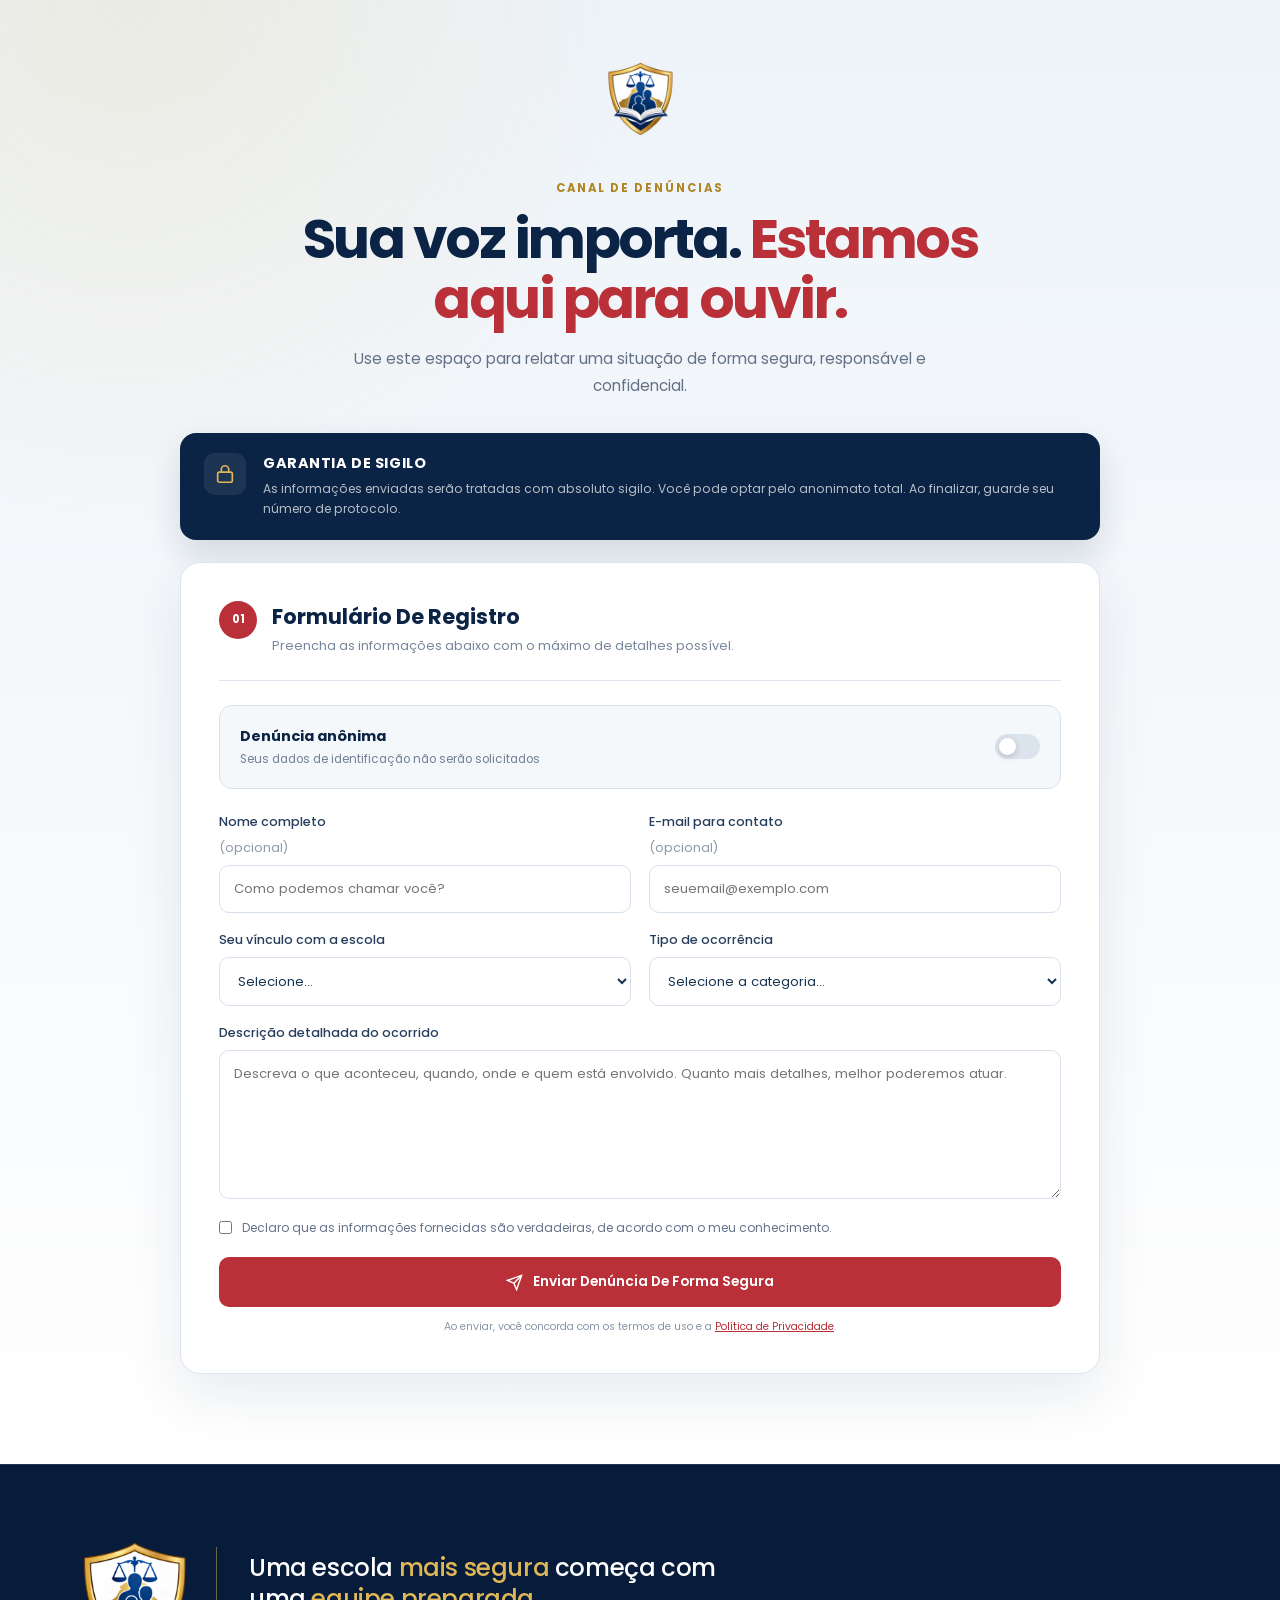
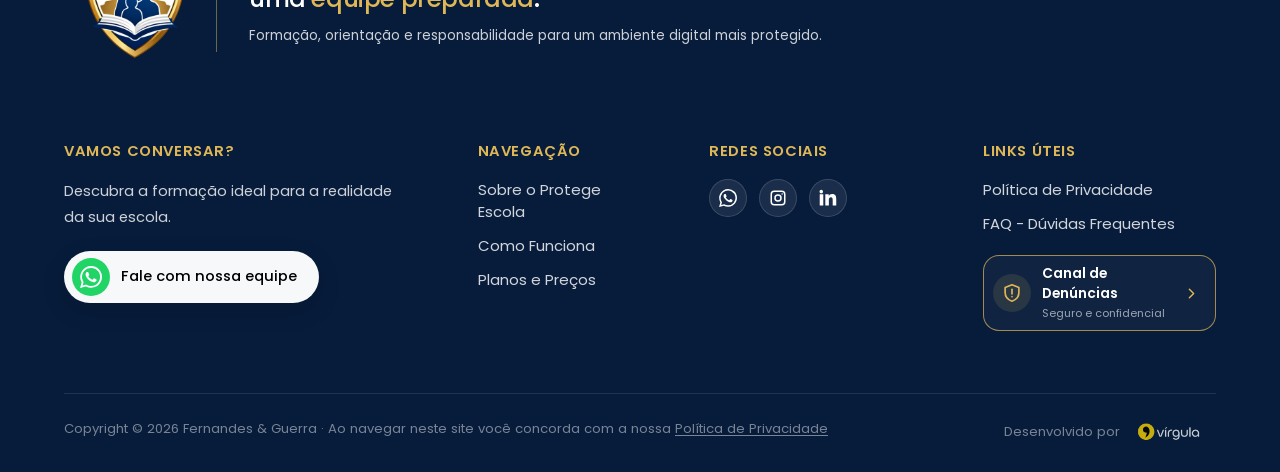
<file: canal-de-denuncias.html>
<!DOCTYPE html>
<html lang="pt-BR">
<head>
  <meta charset="UTF-8">
  <meta name="viewport" content="width=device-width, initial-scale=1.0">
  <meta name="description" content="Canal seguro e confidencial para registro de denúncias relacionadas ao ambiente escolar.">
  <title>Canal de Denúncias | Protege Escola</title>
  <link rel="preconnect" href="https://fonts.googleapis.com">
  <link rel="preconnect" href="https://fonts.gstatic.com" crossorigin>
  <link href="https://fonts.googleapis.com/css2?family=Poppins:wght@300;400;500;600;700&display=swap" rel="stylesheet">
  <link rel="stylesheet" href="style.css">
</head>
<body class="report-page">
  <main class="report-main">
    <section class="report-shell" aria-labelledby="report-title">
      <a class="report-logo" href="index.html" aria-label="Voltar para o início">
        <img src="assets/logo-protege-escola.png" alt="Protege Escola">
        <span aria-hidden="true">V O L T A R</span>
      </a>

      <div class="report-heading">
        <span class="report-kicker">Canal de Denúncias</span>
        <h1 id="report-title">Sua voz importa. <span>Estamos aqui para ouvir.</span></h1>
        <p>Use este espaço para relatar uma situação de forma segura, responsável e confidencial.</p>
      </div>

      <aside class="report-security" aria-label="Garantia de sigilo">
        <span class="report-security-icon" aria-hidden="true"><svg viewBox="0 0 24 24" fill="none" stroke="currentColor" stroke-width="1.8"><rect x="4" y="10" width="16" height="11" rx="2"/><path d="M8 10V7a4 4 0 0 1 8 0v3"/></svg></span>
        <div><strong>Garantia de sigilo</strong><p>As informações enviadas serão tratadas com absoluto sigilo. Você pode optar pelo anonimato total. Ao finalizar, guarde seu número de protocolo.</p></div>
      </aside>

      <form class="report-form" id="report-form">
        <div class="report-form-title"><span>01</span><div><h2>Formulário de registro</h2><p>Preencha as informações abaixo com o máximo de detalhes possível.</p></div></div>

        <label class="report-anonymous" for="anonymous-report">
          <span><strong>Denúncia anônima</strong><small>Seus dados de identificação não serão solicitados</small></span>
          <span class="report-switch"><input id="anonymous-report" type="checkbox"><span aria-hidden="true"></span></span>
        </label>

        <div class="report-grid report-identity-fields">
          <label>Nome completo <span class="optional">(opcional)</span><input type="text" name="name" autocomplete="name" placeholder="Como podemos chamar você?"></label>
          <label>E-mail para contato <span class="optional">(opcional)</span><input type="email" name="email" autocomplete="email" placeholder="seuemail@exemplo.com"></label>
        </div>

        <div class="report-grid">
          <label>Seu vínculo com a escola<select name="relationship" required><option value="" selected disabled>Selecione...</option><option>Aluno(a)</option><option>Responsável</option><option>Professor(a)</option><option>Colaborador(a)</option><option>Gestor(a)</option><option>Outro</option></select></label>
          <label>Tipo de ocorrência<select name="category" required><option value="" selected disabled>Selecione a categoria...</option><option>Bullying ou cyberbullying</option><option>Assédio ou discriminação</option><option>Violência ou ameaça</option><option>Uso indevido de imagem ou dados</option><option>Conduta inadequada</option><option>Outra ocorrência</option></select></label>
        </div>

        <label>Descrição detalhada do ocorrido<textarea name="description" rows="6" minlength="20" required placeholder="Descreva o que aconteceu, quando, onde e quem está envolvido. Quanto mais detalhes, melhor poderemos atuar."></textarea></label>

        <label class="report-consent"><input type="checkbox" name="truthfulness" required><span>Declaro que as informações fornecidas são verdadeiras, de acordo com o meu conhecimento.</span></label>

        <button class="report-submit" type="submit"><svg viewBox="0 0 24 24" fill="none" stroke="currentColor" stroke-width="2" aria-hidden="true"><path d="m22 2-7 20-4-9-9-4Z"/><path d="M22 2 11 13"/></svg><span>Enviar denúncia de forma segura</span></button>
        <p class="report-terms">Ao enviar, você concorda com os termos de uso e a <a href="politica-de-privacidade.html">Política de Privacidade</a>.</p>
        <div class="report-success" role="status" hidden></div>
      </form>
    </section>
  </main>

  <footer class="site-footer">
    <div class="container site-footer-logo">
      <img src="assets/logo-protege-escola.png" alt="Protege Escola">
      <div class="site-footer-intro">
        <p>Uma escola <span>mais segura</span> começa <span class="site-footer-title-tail">com <br>
          uma <span>equipe preparada</span>.</span></p>
        <small>Formação, orientação e responsabilidade para um ambiente digital mais protegido.</small>
      </div>
    </div>
    <div class="container site-footer-main">
      <div class="site-footer-brand">
        <strong>Vamos conversar?</strong>
        <p>Descubra a formação ideal para a realidade da sua escola.</p>
        <a class="site-footer-whatsapp" href="index.html#contato" aria-label="Fale com nossa equipe pelo WhatsApp">
          <span class="site-footer-whatsapp-icon" aria-hidden="true"><svg viewBox="0 0 24 24"><path d="M20.52 3.48A11.8 11.8 0 0 0 12.1 0 11.9 11.9 0 0 0 1.8 17.85L.1 24l6.3-1.65A11.9 11.9 0 0 0 24 11.9c0-3.18-1.24-6.17-3.48-8.42ZM12.1 21.83a9.9 9.9 0 0 1-5.05-1.38l-.36-.21-3.74.98 1-3.64-.24-.38A9.85 9.85 0 1 1 12.1 21.83Zm5.4-7.38c-.3-.15-1.75-.86-2.02-.96-.27-.1-.47-.15-.66.15-.2.3-.76.96-.94 1.16-.17.2-.34.22-.64.08-.3-.15-1.25-.46-2.38-1.47a8.9 8.9 0 0 1-1.65-2.05c-.17-.3-.02-.46.13-.6.13-.13.3-.34.44-.51.15-.18.2-.3.3-.5.1-.19.05-.36-.03-.5-.07-.15-.66-1.6-.91-2.18-.24-.58-.48-.5-.66-.51h-.57c-.2 0-.52.07-.8.36-.27.3-1.03 1.01-1.03 2.46s1.06 2.85 1.2 3.05c.15.2 2.08 3.18 5.05 4.46.7.3 1.25.49 1.69.62.7.23 1.35.2 1.86.12.57-.08 1.75-.72 2-1.41.25-.7.25-1.3.17-1.42-.07-.12-.27-.2-.57-.35Z"/></svg></span>
          <span>Fale com nossa equipe</span>
        </a>
      </div>
      <nav class="site-footer-nav" aria-label="Navegação do rodapé">
        <strong>Navegação</strong><a href="sobre.html">Sobre o Protege Escola</a><a href="como-funciona.html">Como Funciona</a><a href="planos.html">Planos e Preços</a>
      </nav>
      <div class="site-footer-social">
        <strong>Redes Sociais</strong>
        <div class="site-footer-social-links">
          <a href="#" aria-label="WhatsApp"><svg viewBox="0 0 24 24" aria-hidden="true"><path d="M20.52 3.48A11.8 11.8 0 0 0 12.1 0 11.9 11.9 0 0 0 1.8 17.85L.1 24l6.3-1.65A11.9 11.9 0 0 0 24 11.9c0-3.18-1.24-6.17-3.48-8.42ZM12.1 21.83a9.9 9.9 0 0 1-5.05-1.38l-.36-.21-3.74.98 1-3.64-.24-.38A9.85 9.85 0 1 1 12.1 21.83Zm5.4-7.38c-.3-.15-1.75-.86-2.02-.96-.27-.1-.47-.15-.66.15-.2.3-.76.96-.94 1.16-.17.2-.34.22-.64.08-.3-.15-1.25-.46-2.38-1.47a8.9 8.9 0 0 1-1.65-2.05c-.17-.3-.02-.46.13-.6.13-.13.3-.34.44-.51.15-.18.2-.3.3-.5.1-.19.05-.36-.03-.5-.07-.15-.66-1.6-.91-2.18-.24-.58-.48-.5-.66-.51h-.57c-.2 0-.52.07-.8.36-.27.3-1.03 1.01-1.03 2.46s1.06 2.85 1.2 3.05c.15.2 2.08 3.18 5.05 4.46.7.3 1.25.49 1.69.62.7.23 1.35.2 1.86.12.57-.08 1.75-.72 2-1.41.25-.7.25-1.3.17-1.42-.07-.12-.27-.2-.57-.35Z"/></svg></a>
          <a href="#" aria-label="Instagram"><svg viewBox="0 0 24 24" aria-hidden="true"><path d="M7 2h10a5 5 0 0 1 5 5v10a5 5 0 0 1-5 5H7a5 5 0 0 1-5-5V7a5 5 0 0 1 5-5Zm0 2a3 3 0 0 0-3 3v10a3 3 0 0 0 3 3h10a3 3 0 0 0 3-3V7a3 3 0 0 0-3-3H7Zm10.5 1.5a1 1 0 1 1 0 2 1 1 0 0 1 0-2ZM12 7a5 5 0 1 1 0 10 5 5 0 0 1 0-10Zm0 2a3 3 0 1 0 0 6 3 3 0 0 0 0-6Z"/></svg></a>
          <a href="#" aria-label="LinkedIn"><svg viewBox="0 0 24 24" aria-hidden="true"><path d="M5.34 3.5A2.34 2.34 0 1 1 .66 3.5a2.34 2.34 0 0 1 4.68 0ZM.96 7.1h4.76V22H.96V7.1Zm7.46 0h4.56v2.04h.07c.63-1.2 2.18-2.47 4.48-2.47C22.33 6.67 23 9.83 23 13.94V22h-4.75v-7.14c0-1.7-.03-3.9-2.38-3.9-2.38 0-2.74 1.86-2.74 3.78V22H8.42V7.1Z"/></svg></a>
        </div>
      </div>
      <nav class="site-footer-links" aria-label="Links úteis">
        <strong>Links úteis</strong><a href="politica-de-privacidade.html">Política de Privacidade</a><a href="faq.html">FAQ - Dúvidas Frequentes</a>
        <a class="site-footer-report" href="canal-de-denuncias.html" aria-label="Conheça o Canal de Denúncias" aria-current="page">
          <span class="site-footer-report-icon" aria-hidden="true"><svg viewBox="0 0 24 24" fill="none" stroke="currentColor" stroke-width="1.8" stroke-linecap="round" stroke-linejoin="round"><path d="M12 3 4.5 6v5.4c0 4.7 3.2 8 7.5 9.6 4.3-1.6 7.5-4.9 7.5-9.6V6L12 3Z"/><path d="M12 8v5"/><path d="M12 16h.01"/></svg></span>
          <span class="site-footer-report-copy"><strong>Canal de Denúncias</strong><small>Seguro e confidencial</small></span>
          <svg class="site-footer-report-arrow" viewBox="0 0 24 24" fill="none" stroke="currentColor" stroke-width="2" stroke-linecap="round" stroke-linejoin="round" aria-hidden="true"><path d="m9 18 6-6-6-6"/></svg>
        </a>
      </nav>
    </div>
    <div class="container site-footer-bottom"><p>Copyright © 2026 Fernandes &amp; Guerra <span aria-hidden="true">·</span> Ao navegar neste site você concorda com a nossa <a href="politica-de-privacidade.html">Política de Privacidade</a></p><div class="site-footer-credit"><span>Desenvolvido por</span><img src="assets/virgula-logo.png" alt="Vírgula"></div></div>
  </footer>
  <script src="script.js"></script>
</body>
</html>
</file>
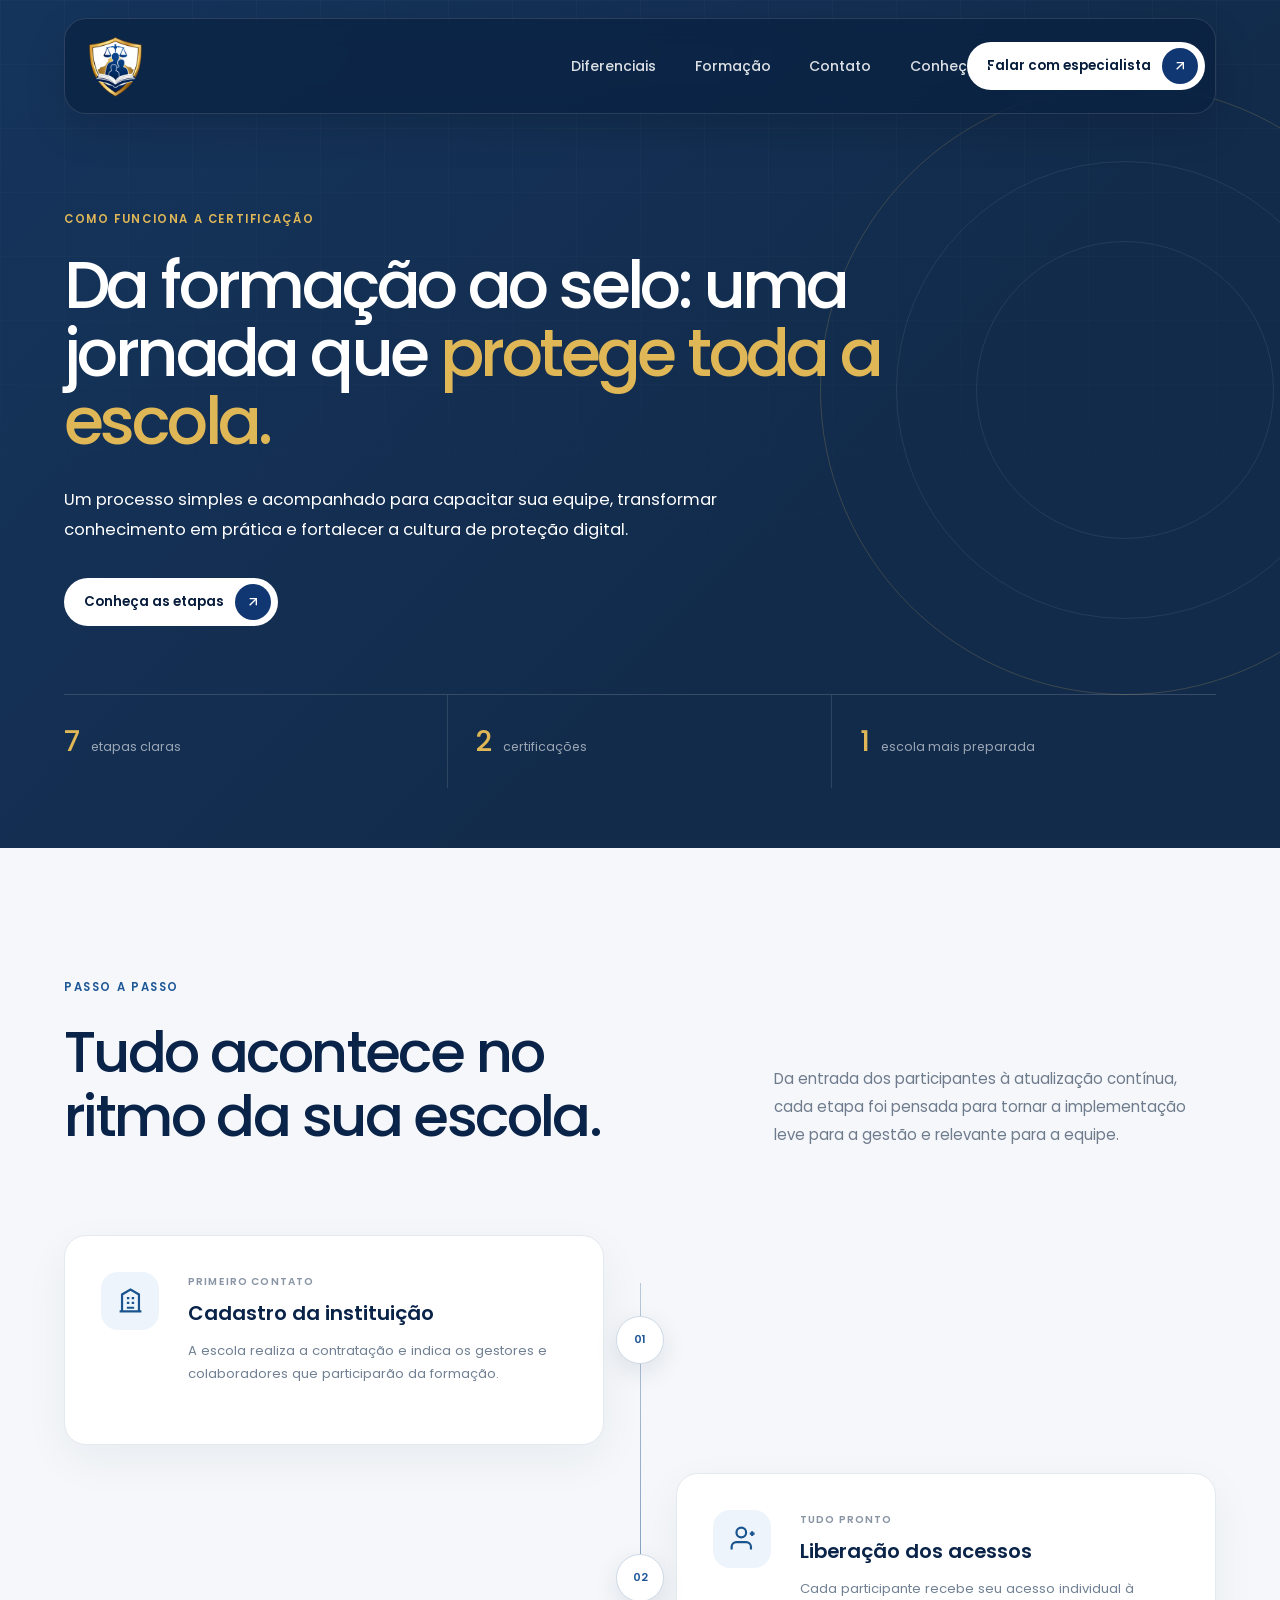
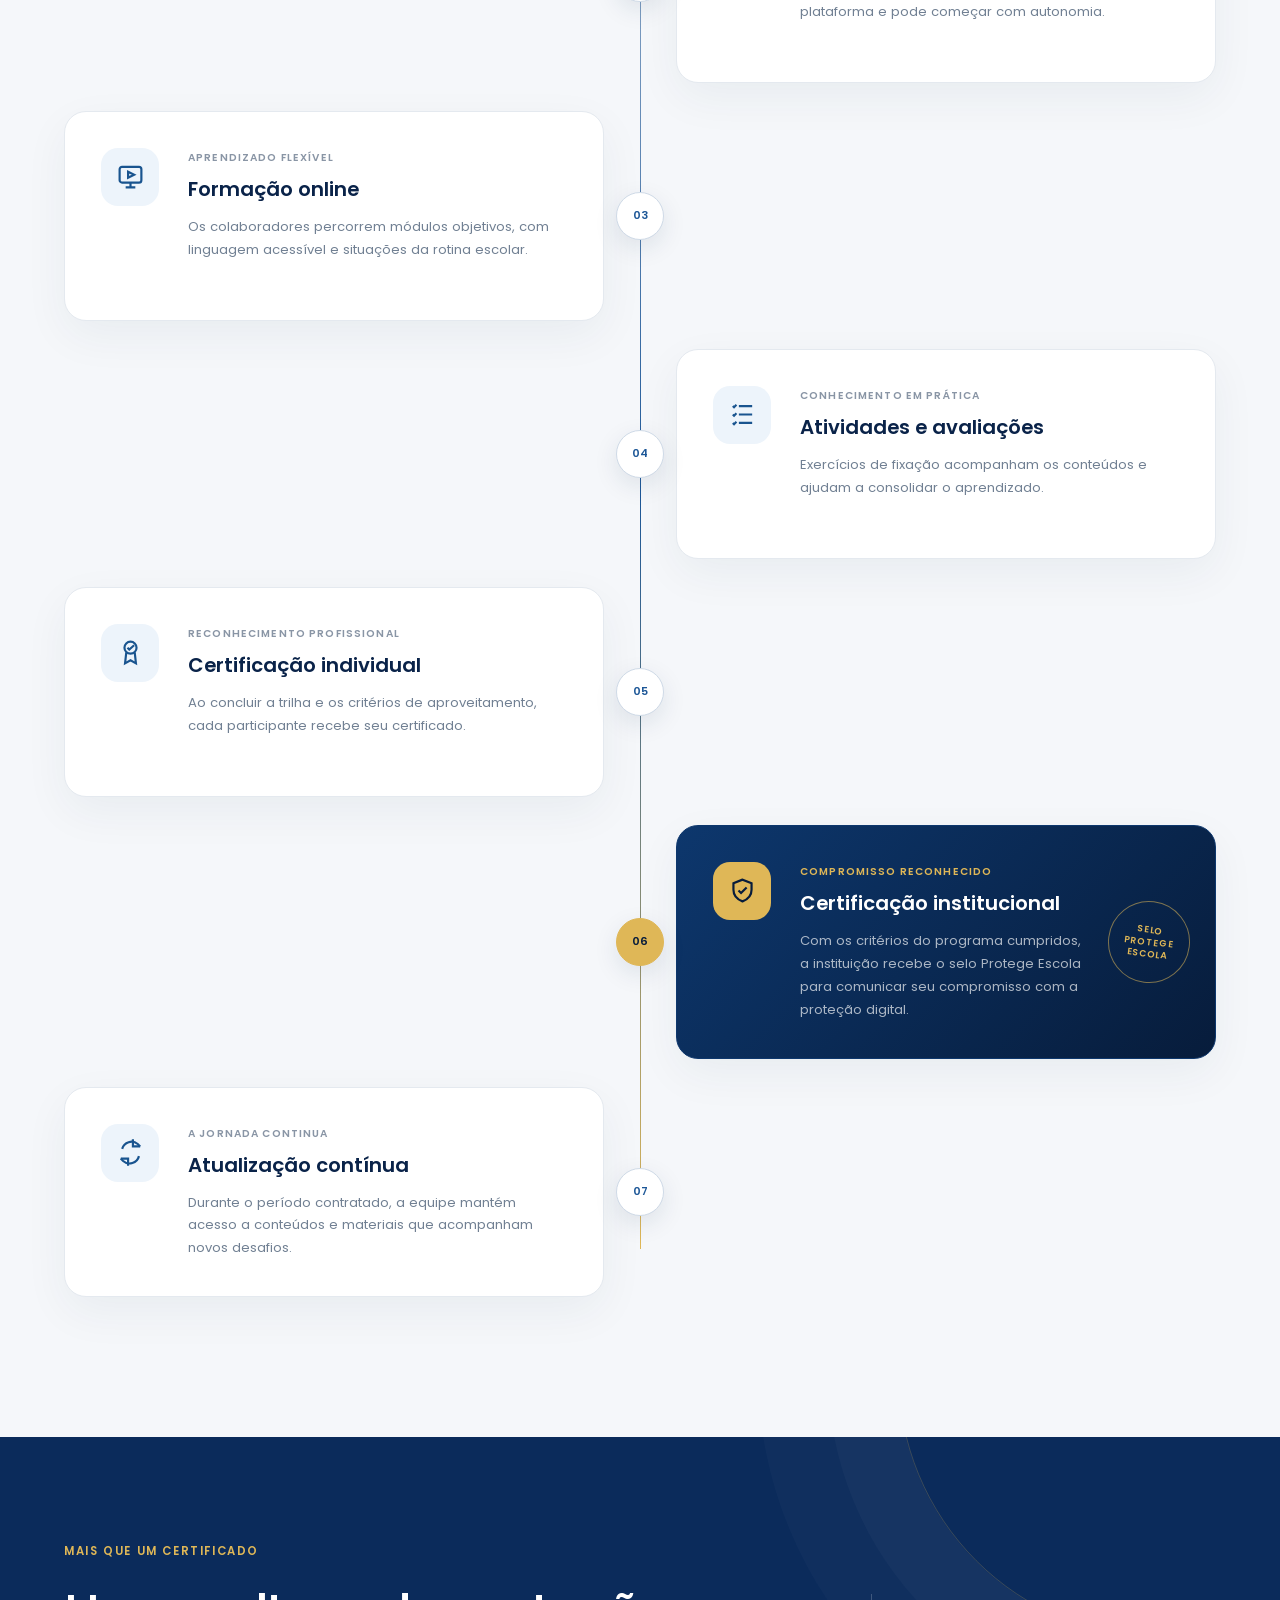
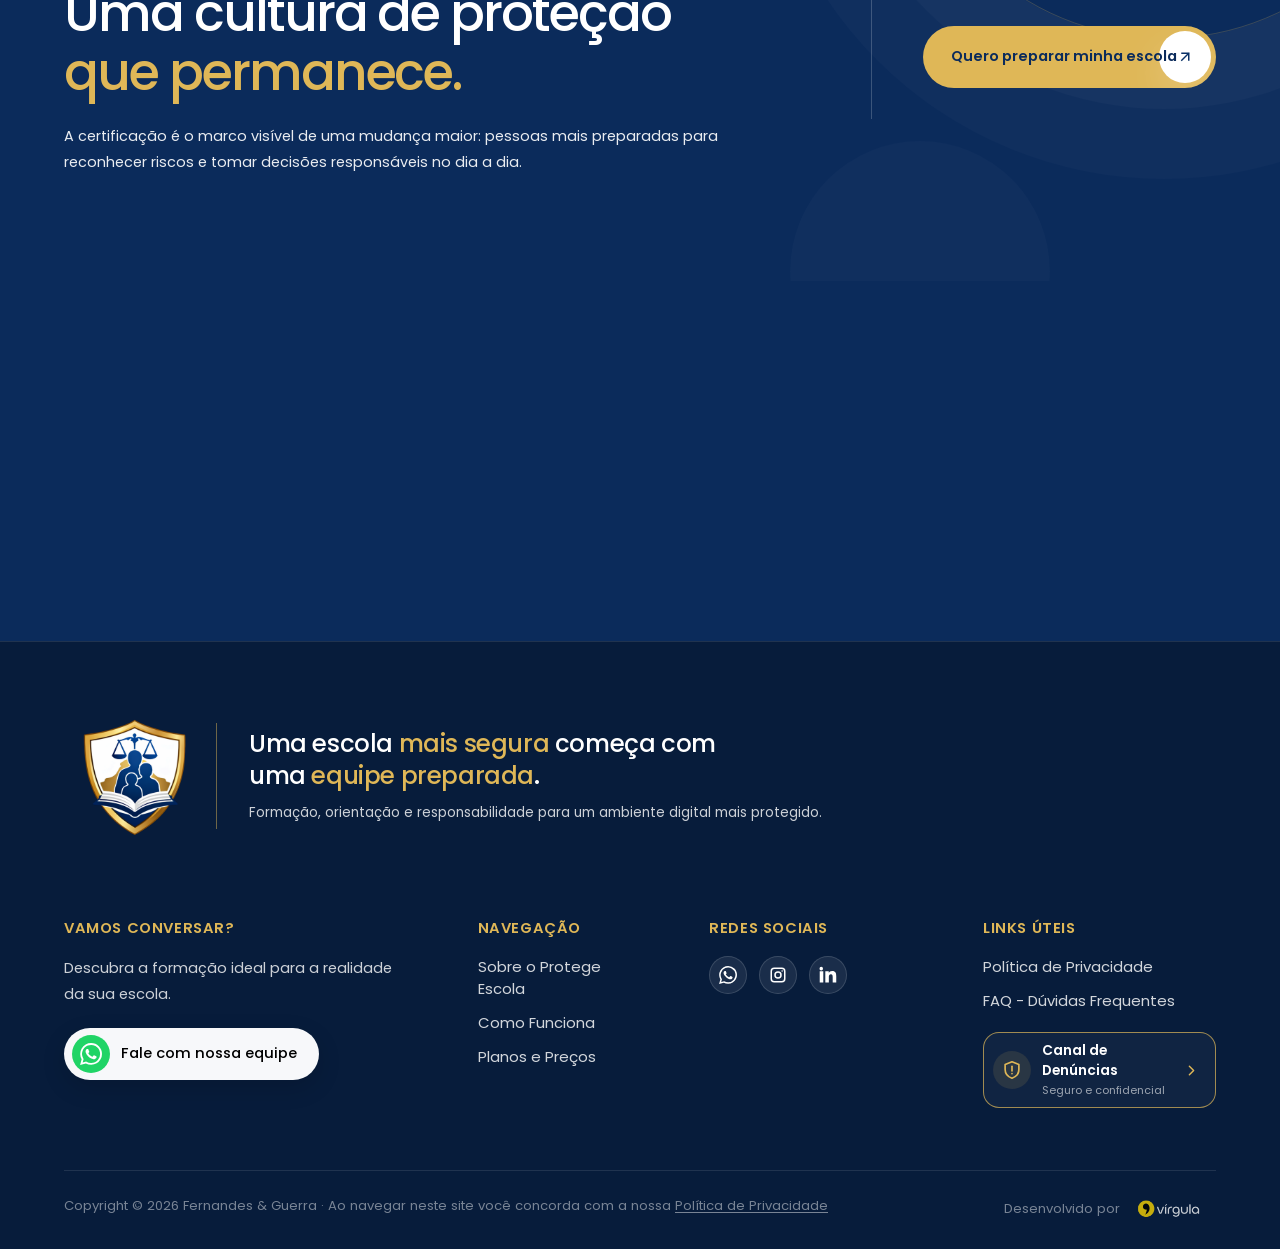
<file: como-funciona.html>
<!DOCTYPE html>
<html lang="pt-BR">
<head>
  <meta charset="UTF-8">
  <meta name="viewport" content="width=device-width, initial-scale=1.0">
  <meta name="description" content="Entenda como funciona a jornada de formação e certificação do Protege Escola.">
  <title>Como funciona | Protege Escola</title>
  <link rel="preconnect" href="https://fonts.googleapis.com">
  <link rel="preconnect" href="https://fonts.gstatic.com" crossorigin>
  <link href="https://fonts.googleapis.com/css2?family=Poppins:wght@300;400;500;600;700&display=swap" rel="stylesheet">
  <link rel="stylesheet" href="style.css">
</head>
<body class="how-page">
  <header class="site-header">
    <div class="container site-header-inner">
      <a class="site-header-logo" href="index.html" aria-label="Protege Escola - início"><img src="assets/logo-protege-escola.png" alt="Protege Escola"></a>
      <nav class="site-header-nav" id="site-header-nav" aria-label="Navegação principal">
        <a href="index.html#diferenciais">Diferenciais</a><a href="index.html#formacao">Formação</a><a href="index.html#contato">Contato</a>
        <div class="site-header-dropdown">
          <button class="site-header-dropdown-toggle" type="button" aria-expanded="false" aria-controls="site-header-dropdown-menu"><span>Conheça</span><svg viewBox="0 0 24 24" fill="none" stroke="currentColor" stroke-width="2" aria-hidden="true"><path d="m6 9 6 6 6-6"/></svg></button>
          <div class="site-header-dropdown-menu" id="site-header-dropdown-menu">
            <a href="sobre.html"><span>Sobre</span><small>Conheça o Protege Escola</small></a>
            <a href="como-funciona.html" aria-current="page"><span>Como Funciona</span><small>Entenda todas as etapas</small></a>
            <a href="planos.html"><span>Planos</span><small>Encontre a opção ideal</small></a>
          </div>
        </div>
      </nav>
      <a class="site-header-cta" href="index.html#contato"><span>Falar com especialista</span><svg viewBox="0 0 24 24" fill="none" stroke="currentColor" stroke-width="2" aria-hidden="true"><path d="M7 17 17 7"/><path d="M7 7h10v10"/></svg></a>
      <button class="site-header-toggle" type="button" aria-expanded="false" aria-controls="site-header-nav" aria-label="Abrir menu"><span></span><span></span><span></span></button>
    </div>
  </header>

  <main>
    <section class="how-hero" id="topo">
      <div class="how-hero-orbit" aria-hidden="true"></div>
      <div class="container how-hero-content">
        <span class="how-kicker">Como funciona a certificação</span>
        <h1>Da formação ao selo: uma jornada que <span>protege toda a escola.</span></h1>
        <p>Um processo simples e acompanhado para capacitar sua equipe, transformar conhecimento em prática e fortalecer a cultura de proteção digital.</p>
        <a class="how-hero-link" href="#jornada">
          Conheça as etapas
          <span aria-hidden="true">
            <svg viewBox="0 0 24 24" fill="none" stroke="currentColor" stroke-width="2"><path d="M7 17 17 7"/><path d="M7 7h10v10"/></svg>
          </span>
        </a>
      </div>
      <div class="container how-hero-status" aria-label="Resumo da jornada"><span><strong>7</strong> etapas claras</span><span><strong>2</strong> certificações</span><span><strong>1</strong> escola mais preparada</span></div>
    </section>

    <section class="how-journey" id="jornada" aria-labelledby="how-journey-title">
      <div class="container how-journey-heading">
        <div><span class="how-kicker how-kicker-dark">Passo a passo</span><h2 id="how-journey-title">Tudo acontece no ritmo da <span>sua escola.</span></h2></div>
        <p>Da entrada dos participantes à atualização contínua, cada etapa foi pensada para tornar a implementação leve para a gestão e relevante para a equipe.</p>
      </div>
      <div class="container how-timeline">
        <article class="how-step"><div class="how-step-marker"><span>01</span></div><div class="how-step-card"><div class="how-step-icon"><svg viewBox="0 0 24 24" fill="none" stroke="currentColor" stroke-width="1.8"><path d="M3 21h18M5 21V7l7-4 7 4v14M9 10h2m2 0h2m-6 4h2m2 0h2m-6 4h6"/></svg></div><div><span class="how-step-label">Primeiro contato</span><h3>Cadastro da instituição</h3><p>A escola realiza a contratação e indica os gestores e colaboradores que participarão da formação.</p></div></div></article>
        <article class="how-step"><div class="how-step-marker"><span>02</span></div><div class="how-step-card"><div class="how-step-icon"><svg viewBox="0 0 24 24" fill="none" stroke="currentColor" stroke-width="1.8"><path d="M15 7a4 4 0 1 1-8 0 4 4 0 0 1 8 0ZM3 21v-2a4 4 0 0 1 4-4h8a4 4 0 0 1 4 4v2M18 8h4m-2-2v4"/></svg></div><div><span class="how-step-label">Tudo pronto</span><h3>Liberação dos acessos</h3><p>Cada participante recebe seu acesso individual à plataforma e pode começar com autonomia.</p></div></div></article>
        <article class="how-step"><div class="how-step-marker"><span>03</span></div><div class="how-step-card"><div class="how-step-icon"><svg viewBox="0 0 24 24" fill="none" stroke="currentColor" stroke-width="1.8"><rect x="3" y="4" width="18" height="13" rx="2"/><path d="m10 8 5 2.5-5 2.5V8ZM8 21h8m-4-4v4"/></svg></div><div><span class="how-step-label">Aprendizado flexível</span><h3>Formação online</h3><p>Os colaboradores percorrem módulos objetivos, com linguagem acessível e situações da rotina escolar.</p></div></div></article>
        <article class="how-step"><div class="how-step-marker"><span>04</span></div><div class="how-step-card"><div class="how-step-icon"><svg viewBox="0 0 24 24" fill="none" stroke="currentColor" stroke-width="1.8"><path d="M9 5h11M9 12h11M9 19h11M4 5l1 1 2-2M4 12l1 1 2-2M4 19l1 1 2-2"/></svg></div><div><span class="how-step-label">Conhecimento em prática</span><h3>Atividades e avaliações</h3><p>Exercícios de fixação acompanham os conteúdos e ajudam a consolidar o aprendizado.</p></div></div></article>
        <article class="how-step"><div class="how-step-marker"><span>05</span></div><div class="how-step-card"><div class="how-step-icon"><svg viewBox="0 0 24 24" fill="none" stroke="currentColor" stroke-width="1.8"><circle cx="12" cy="8" r="5"/><path d="m8.5 12-1 9 4.5-2.5 4.5 2.5-1-9m-6-4 1.5 1.5L15 6"/></svg></div><div><span class="how-step-label">Reconhecimento profissional</span><h3>Certificação individual</h3><p>Ao concluir a trilha e os critérios de aproveitamento, cada participante recebe seu certificado.</p></div></div></article>
        <article class="how-step how-step-featured"><div class="how-step-marker"><span>06</span></div><div class="how-step-card"><div class="how-step-icon"><svg viewBox="0 0 24 24" fill="none" stroke="currentColor" stroke-width="1.8"><path d="M12 3 4.5 6v5.4c0 4.7 3.2 8 7.5 9.6 4.3-1.6 7.5-4.9 7.5-9.6V6L12 3Z"/><path d="m8.7 12 2.1 2.1 4.6-4.6"/></svg></div><div><span class="how-step-label">Compromisso reconhecido</span><h3>Certificação institucional</h3><p>Com os critérios do programa cumpridos, a instituição recebe o selo Protege Escola para comunicar seu compromisso com a proteção digital.</p></div><span class="how-seal">Selo<br>Protege<br>Escola</span></div></article>
        <article class="how-step"><div class="how-step-marker"><span>07</span></div><div class="how-step-card"><div class="how-step-icon"><svg viewBox="0 0 24 24" fill="none" stroke="currentColor" stroke-width="1.8"><path d="M20 7h-6V1M4 17h6v6"/><path d="M5.1 9A8 8 0 0 1 18 5l2 2M3.9 17l2 2A8 8 0 0 0 19 15"/></svg></div><div><span class="how-step-label">A jornada continua</span><h3>Atualização contínua</h3><p>Durante o período contratado, a equipe mantém acesso a conteúdos e materiais que acompanham novos desafios.</p></div></div></article>
      </div>
    </section>

    <section class="how-outcome">
      <div class="container how-outcome-card">
        <div class="how-outcome-copy">
          <span class="how-kicker">Mais que um certificado</span>
          <h2>Uma cultura de proteção <span>que permanece.</span></h2>
          <p>A certificação é o marco visível de uma mudança maior: pessoas mais preparadas para reconhecer riscos e tomar decisões responsáveis no dia a dia.</p>
        </div>
        <div class="how-outcome-action">
          <a href="index.html#contato" class="how-cta">
            <span class="how-cta-text">Quero preparar minha escola</span>
            <span class="how-cta-icon" aria-hidden="true"><svg viewBox="0 0 24 24" fill="none" stroke="currentColor" stroke-width="2"><path d="M7 17 17 7"/><path d="M7 7h10v10"/></svg></span>
          </a>
        </div>
      </div>
    </section>

    <section class="school-parallax how-parallax" aria-label="Ambiente escolar Protege Escola"></section>
  </main>

  <footer class="site-footer">
    <div class="container site-footer-logo">
      <img src="assets/logo-protege-escola.png" alt="Protege Escola">
      <div class="site-footer-intro">
        <p>Uma escola <span>mais segura</span> começa <span class="site-footer-title-tail">com <br>
          uma <span>equipe preparada</span>.</span></p>
        <small>Formação, orientação e responsabilidade para um ambiente digital mais protegido.</small>
      </div>
    </div>
    <div class="container site-footer-main">
      <div class="site-footer-brand">
        <strong>Vamos conversar?</strong>
        <p>Descubra a formação ideal para a realidade da sua escola.</p>
        <a class="site-footer-whatsapp" href="index.html#contato" aria-label="Fale com nossa equipe pelo WhatsApp">
          <span class="site-footer-whatsapp-icon" aria-hidden="true"><svg viewBox="0 0 24 24"><path d="M20.52 3.48A11.8 11.8 0 0 0 12.1 0 11.9 11.9 0 0 0 1.8 17.85L.1 24l6.3-1.65A11.9 11.9 0 0 0 24 11.9c0-3.18-1.24-6.17-3.48-8.42ZM12.1 21.83a9.9 9.9 0 0 1-5.05-1.38l-.36-.21-3.74.98 1-3.64-.24-.38A9.85 9.85 0 1 1 12.1 21.83Zm5.4-7.38c-.3-.15-1.75-.86-2.02-.96-.27-.1-.47-.15-.66.15-.2.3-.76.96-.94 1.16-.17.2-.34.22-.64.08-.3-.15-1.25-.46-2.38-1.47a8.9 8.9 0 0 1-1.65-2.05c-.17-.3-.02-.46.13-.6.13-.13.3-.34.44-.51.15-.18.2-.3.3-.5.1-.19.05-.36-.03-.5-.07-.15-.66-1.6-.91-2.18-.24-.58-.48-.5-.66-.51h-.57c-.2 0-.52.07-.8.36-.27.3-1.03 1.01-1.03 2.46s1.06 2.85 1.2 3.05c.15.2 2.08 3.18 5.05 4.46.7.3 1.25.49 1.69.62.7.23 1.35.2 1.86.12.57-.08 1.75-.72 2-1.41.25-.7.25-1.3.17-1.42-.07-.12-.27-.2-.57-.35Z"/></svg></span>
          <span>Fale com nossa equipe</span>
        </a>
      </div>
      <nav class="site-footer-nav" aria-label="Navegação do rodapé">
        <strong>Navegação</strong><a href="sobre.html">Sobre o Protege Escola</a><a href="como-funciona.html">Como Funciona</a><a href="planos.html">Planos e Preços</a>
      </nav>
      <div class="site-footer-social">
        <strong>Redes Sociais</strong>
        <div class="site-footer-social-links">
          <a href="#" aria-label="WhatsApp"><svg viewBox="0 0 24 24" aria-hidden="true"><path d="M20.52 3.48A11.8 11.8 0 0 0 12.1 0 11.9 11.9 0 0 0 1.8 17.85L.1 24l6.3-1.65A11.9 11.9 0 0 0 24 11.9c0-3.18-1.24-6.17-3.48-8.42ZM12.1 21.83a9.9 9.9 0 0 1-5.05-1.38l-.36-.21-3.74.98 1-3.64-.24-.38A9.85 9.85 0 1 1 12.1 21.83Zm5.4-7.38c-.3-.15-1.75-.86-2.02-.96-.27-.1-.47-.15-.66.15-.2.3-.76.96-.94 1.16-.17.2-.34.22-.64.08-.3-.15-1.25-.46-2.38-1.47a8.9 8.9 0 0 1-1.65-2.05c-.17-.3-.02-.46.13-.6.13-.13.3-.34.44-.51.15-.18.2-.3.3-.5.1-.19.05-.36-.03-.5-.07-.15-.66-1.6-.91-2.18-.24-.58-.48-.5-.66-.51h-.57c-.2 0-.52.07-.8.36-.27.3-1.03 1.01-1.03 2.46s1.06 2.85 1.2 3.05c.15.2 2.08 3.18 5.05 4.46.7.3 1.25.49 1.69.62.7.23 1.35.2 1.86.12.57-.08 1.75-.72 2-1.41.25-.7.25-1.3.17-1.42-.07-.12-.27-.2-.57-.35Z"/></svg></a>
          <a href="#" aria-label="Instagram"><svg viewBox="0 0 24 24" aria-hidden="true"><path d="M7 2h10a5 5 0 0 1 5 5v10a5 5 0 0 1-5 5H7a5 5 0 0 1-5-5V7a5 5 0 0 1 5-5Zm0 2a3 3 0 0 0-3 3v10a3 3 0 0 0 3 3h10a3 3 0 0 0 3-3V7a3 3 0 0 0-3-3H7Zm10.5 1.5a1 1 0 1 1 0 2 1 1 0 0 1 0-2ZM12 7a5 5 0 1 1 0 10 5 5 0 0 1 0-10Zm0 2a3 3 0 1 0 0 6 3 3 0 0 0 0-6Z"/></svg></a>
          <a href="#" aria-label="LinkedIn"><svg viewBox="0 0 24 24" aria-hidden="true"><path d="M5.34 3.5A2.34 2.34 0 1 1 .66 3.5a2.34 2.34 0 0 1 4.68 0ZM.96 7.1h4.76V22H.96V7.1Zm7.46 0h4.56v2.04h.07c.63-1.2 2.18-2.47 4.48-2.47C22.33 6.67 23 9.83 23 13.94V22h-4.75v-7.14c0-1.7-.03-3.9-2.38-3.9-2.38 0-2.74 1.86-2.74 3.78V22H8.42V7.1Z"/></svg></a>
        </div>
      </div>
      <nav class="site-footer-links" aria-label="Links úteis">
        <strong>Links úteis</strong><a href="politica-de-privacidade.html">Política de Privacidade</a><a href="faq.html">FAQ - Dúvidas Frequentes</a>
        <a class="site-footer-report" href="canal-de-denuncias.html" aria-label="Conheça o Canal de Denúncias">
          <span class="site-footer-report-icon" aria-hidden="true"><svg viewBox="0 0 24 24" fill="none" stroke="currentColor" stroke-width="1.8" stroke-linecap="round" stroke-linejoin="round"><path d="M12 3 4.5 6v5.4c0 4.7 3.2 8 7.5 9.6 4.3-1.6 7.5-4.9 7.5-9.6V6L12 3Z"/><path d="M12 8v5"/><path d="M12 16h.01"/></svg></span>
          <span class="site-footer-report-copy"><strong>Canal de Denúncias</strong><small>Seguro e confidencial</small></span>
          <svg class="site-footer-report-arrow" viewBox="0 0 24 24" fill="none" stroke="currentColor" stroke-width="2" stroke-linecap="round" stroke-linejoin="round" aria-hidden="true"><path d="m9 18 6-6-6-6"/></svg>
        </a>
      </nav>
    </div>
    <div class="container site-footer-bottom"><p>Copyright © 2026 Fernandes &amp; Guerra <span aria-hidden="true">·</span> Ao navegar neste site você concorda com a nossa <a href="politica-de-privacidade.html">Política de Privacidade</a></p><div class="site-footer-credit"><span>Desenvolvido por</span><img src="assets/virgula-logo.png" alt="Vírgula"></div></div>
  </footer>
  <script src="script.js"></script>
</body>
</html>
</file>
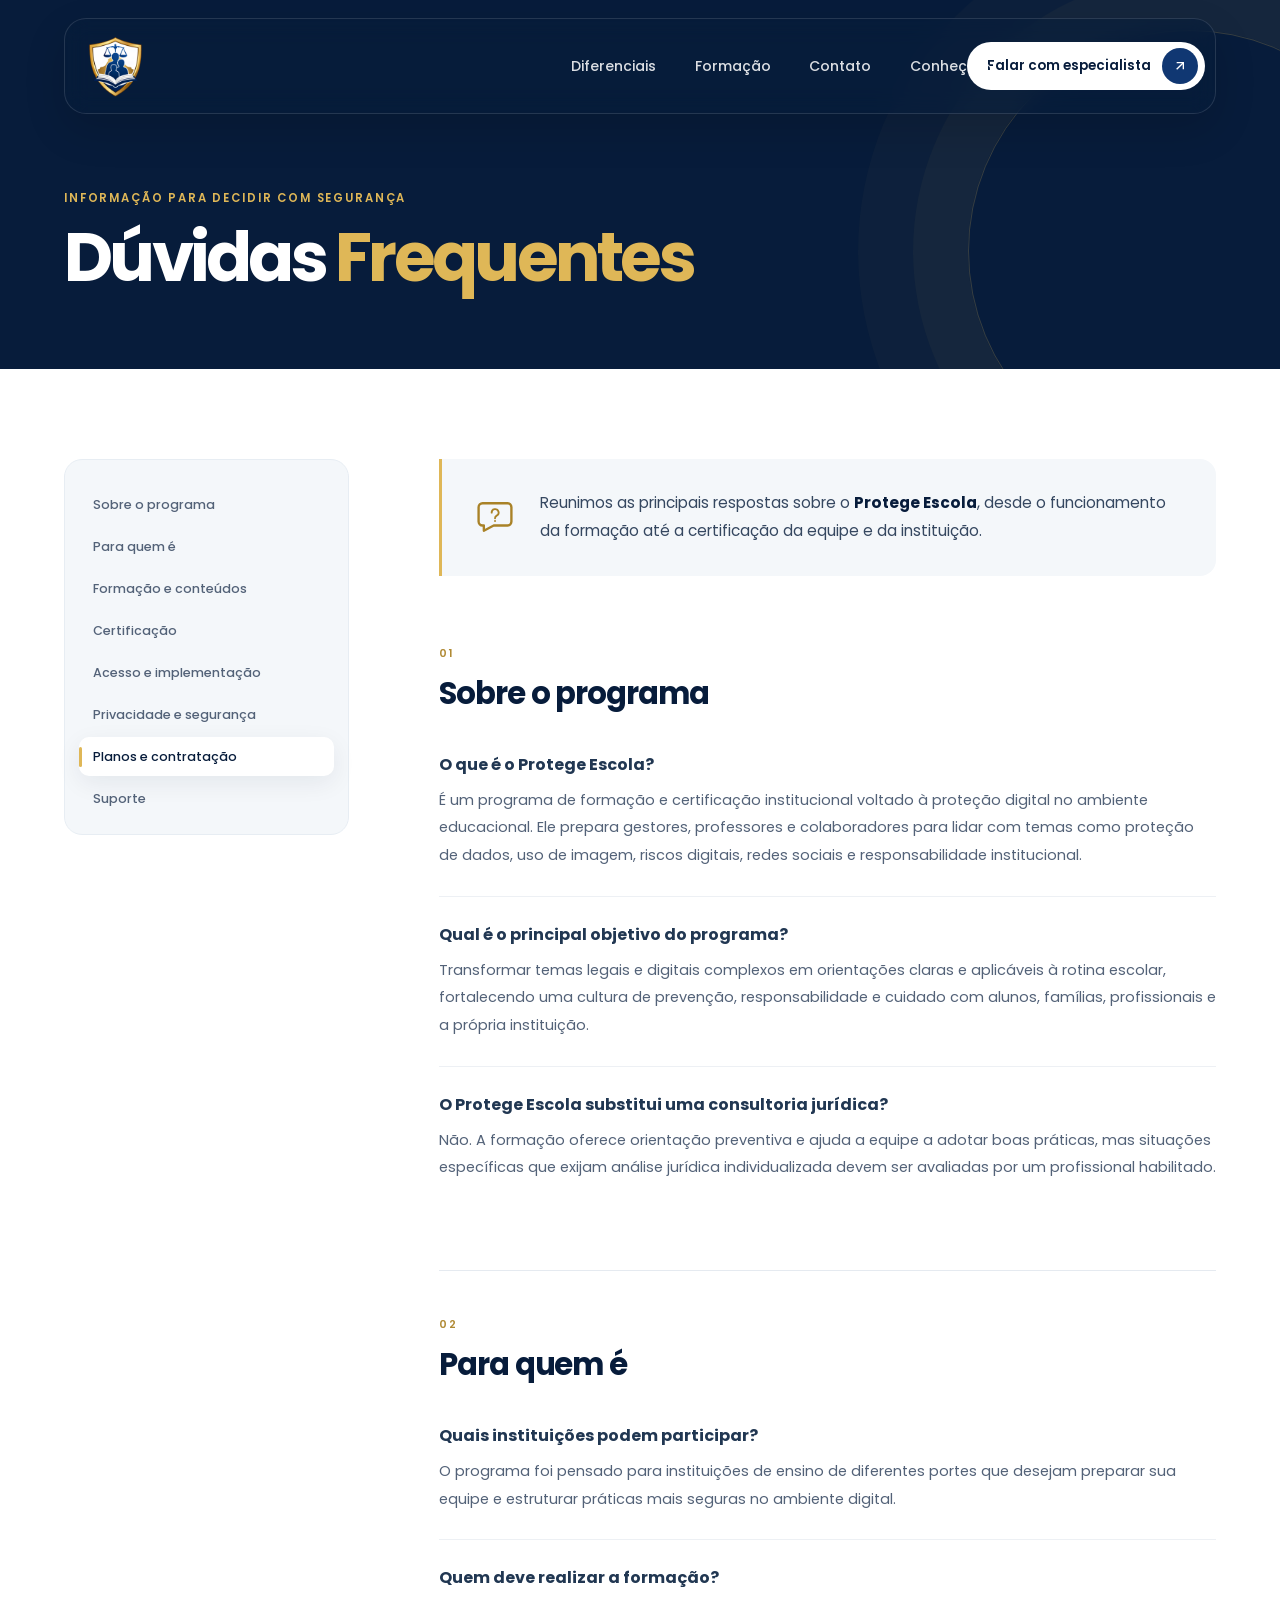
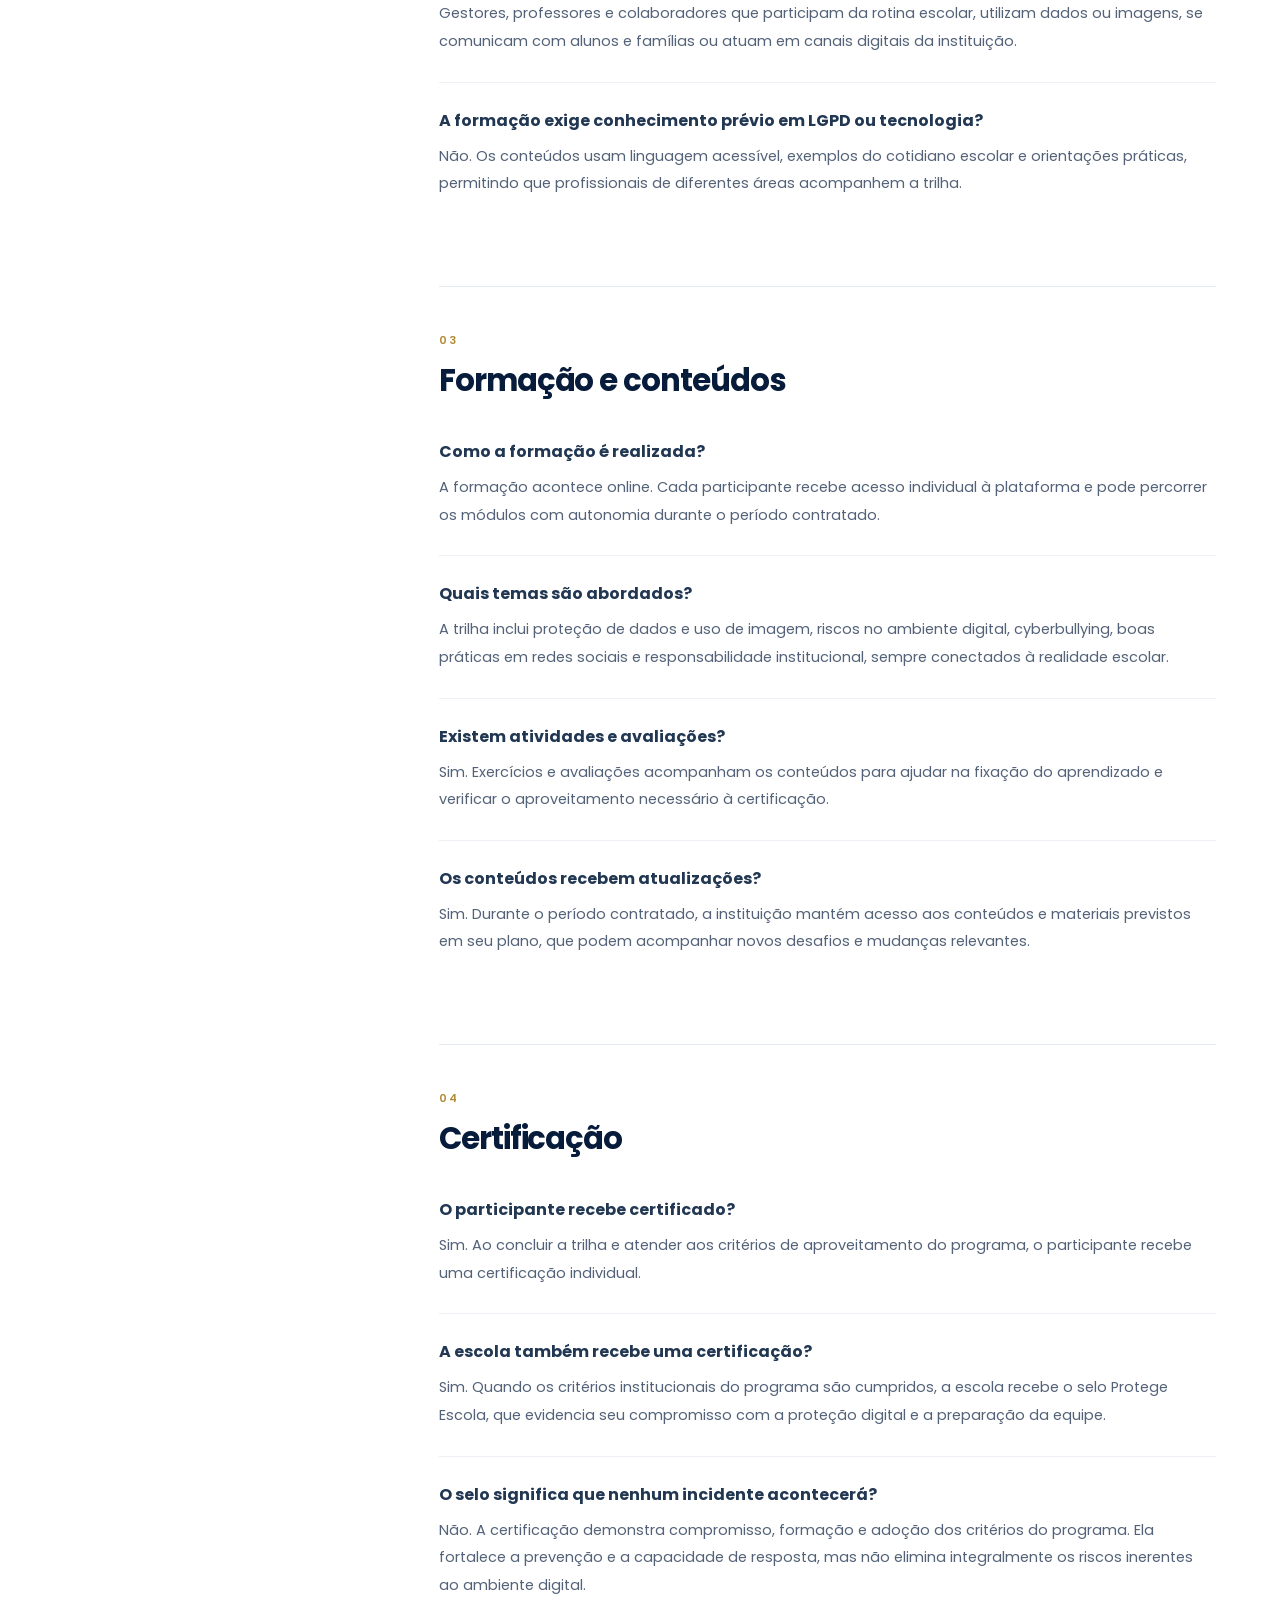
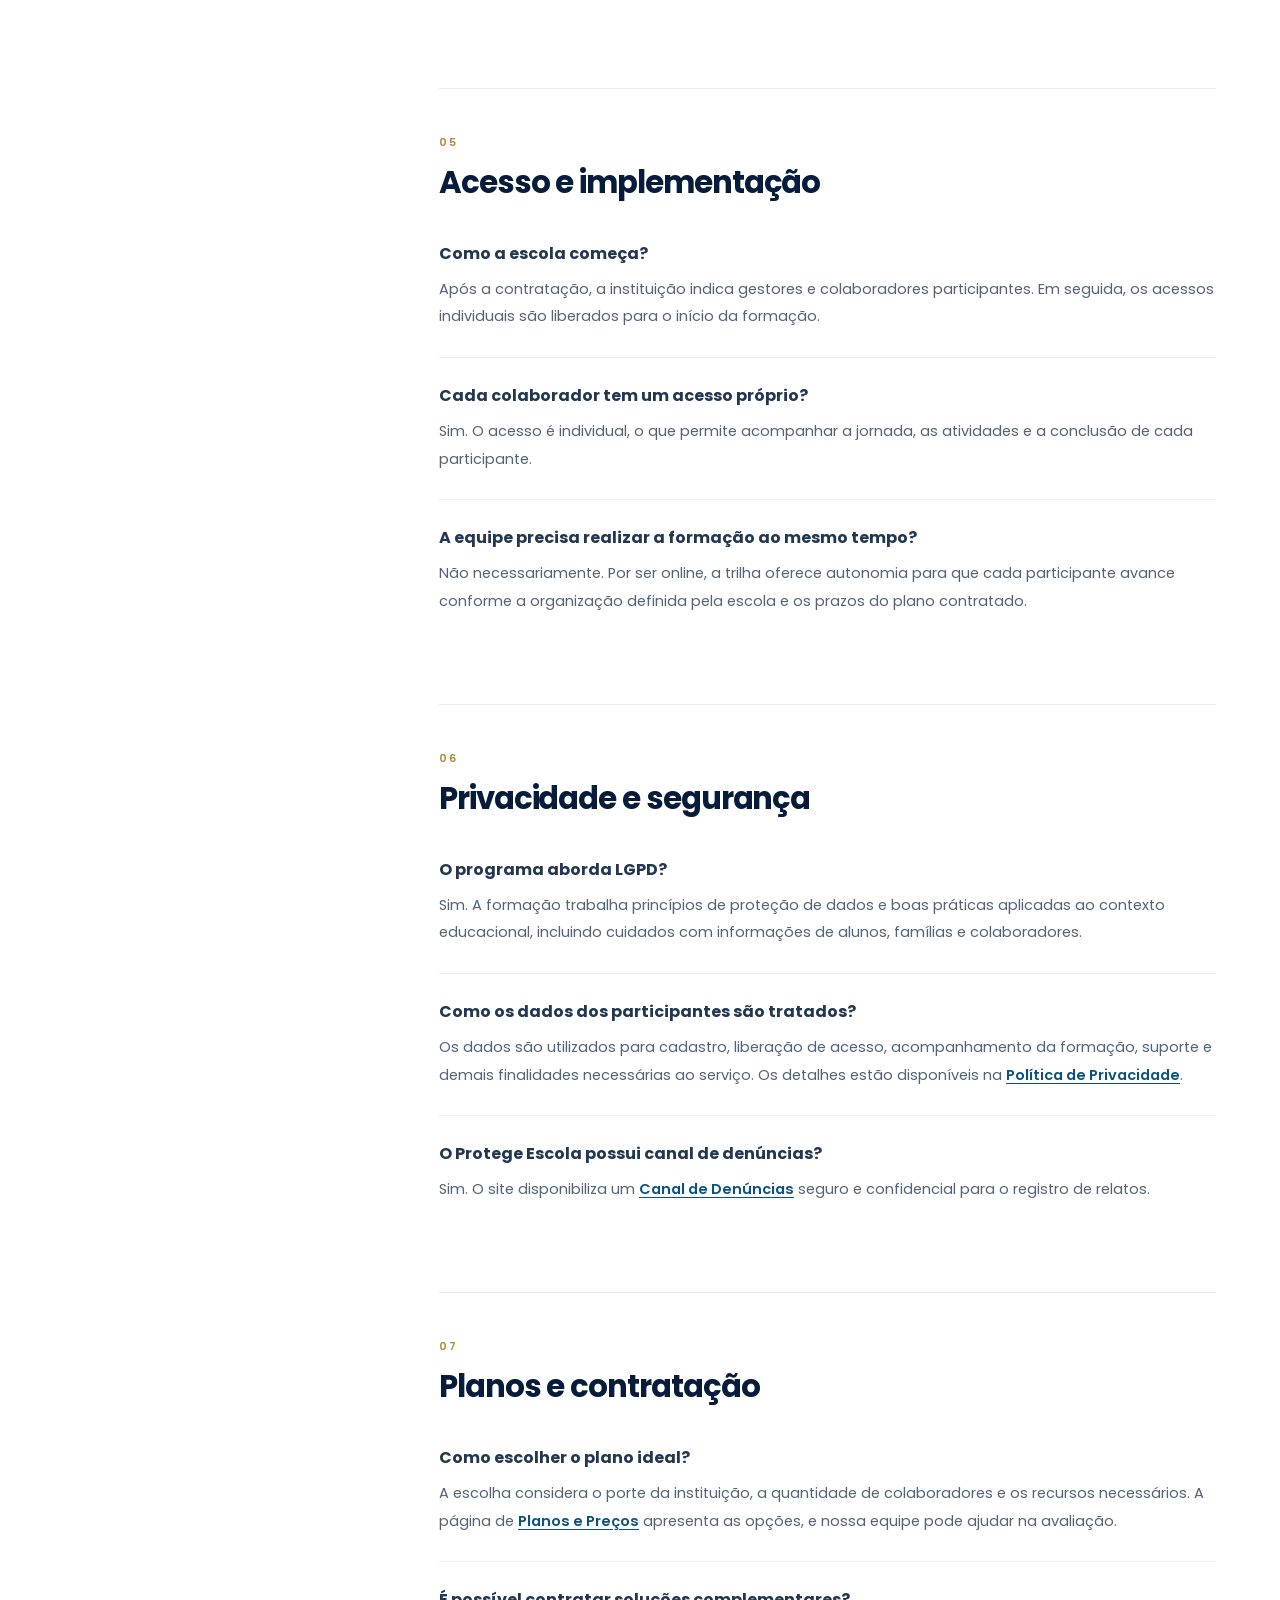
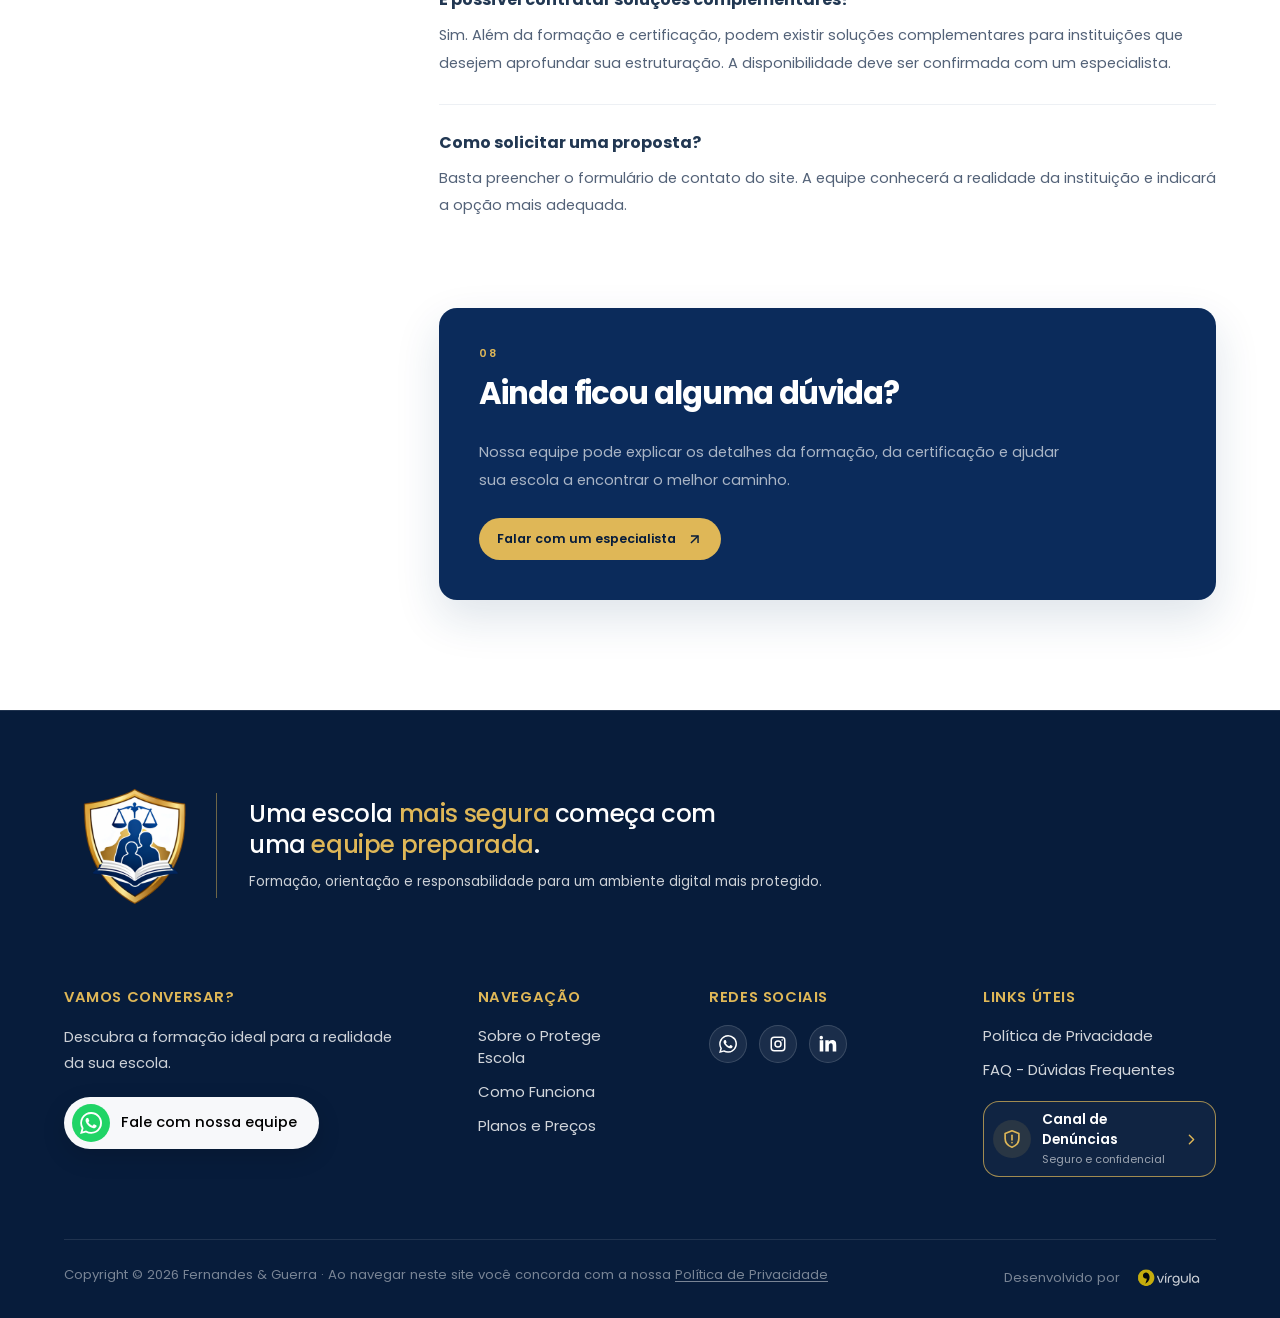
<file: faq.html>
<!DOCTYPE html>
<html lang="pt-BR">
<head>
  <meta charset="UTF-8">
  <meta name="viewport" content="width=device-width, initial-scale=1.0">
  <meta name="description" content="Dúvidas frequentes sobre a formação, a certificação e os serviços do Protege Escola.">
  <title>FAQ - Dúvidas Frequentes | Protege Escola</title>
  <link rel="preconnect" href="https://fonts.googleapis.com">
  <link rel="preconnect" href="https://fonts.gstatic.com" crossorigin>
  <link href="https://fonts.googleapis.com/css2?family=Poppins:wght@300;400;500;600;700&display=swap" rel="stylesheet">
  <link rel="stylesheet" href="style.css">
</head>
<body class="privacy-page faq-page">
  <header class="site-header">
    <div class="container site-header-inner">
      <a class="site-header-logo" href="index.html" aria-label="Protege Escola - início"><img src="assets/logo-protege-escola.png" alt="Protege Escola"></a>
      <nav class="site-header-nav" id="site-header-nav" aria-label="Navegação principal">
        <a href="index.html#diferenciais">Diferenciais</a><a href="index.html#formacao">Formação</a><a href="index.html#contato">Contato</a>
        <div class="site-header-dropdown">
          <button class="site-header-dropdown-toggle" type="button" aria-expanded="false" aria-controls="site-header-dropdown-menu"><span>Conheça</span><svg viewBox="0 0 24 24" fill="none" stroke="currentColor" stroke-width="2" aria-hidden="true"><path d="m6 9 6 6 6-6"/></svg></button>
          <div class="site-header-dropdown-menu" id="site-header-dropdown-menu">
            <a href="sobre.html"><span>Sobre</span><small>Conheça o Protege Escola</small></a>
            <a href="como-funciona.html"><span>Como Funciona</span><small>Entenda todas as etapas</small></a>
            <a href="planos.html"><span>Planos</span><small>Encontre a opção ideal</small></a>
          </div>
        </div>
      </nav>
      <a class="site-header-cta" href="index.html#contato"><span>Falar com especialista</span><svg viewBox="0 0 24 24" fill="none" stroke="currentColor" stroke-width="2" aria-hidden="true"><path d="M7 17 17 7"/><path d="M7 7h10v10"/></svg></a>
      <button class="site-header-toggle" type="button" aria-expanded="false" aria-controls="site-header-nav" aria-label="Abrir menu"><span></span><span></span><span></span></button>
    </div>
  </header>

  <main>
    <section class="privacy-hero faq-hero">
      <div class="container privacy-hero-inner">
        <div><span class="privacy-kicker">Informação para decidir com segurança</span><h1>Dúvidas <span>Frequentes</span></h1></div>
      </div>
    </section>

    <section class="privacy-document">
      <div class="container privacy-layout">
        <aside class="privacy-index" aria-label="Tópicos das dúvidas frequentes">
          <button class="privacy-index-toggle" type="button" aria-expanded="false">
            <span>Sumário</span>
            <svg viewBox="0 0 24 24" fill="none" stroke="currentColor" stroke-width="2" aria-hidden="true"><path d="m6 9 6 6 6-6"/></svg>
          </button>
          <nav>
            <a class="is-active" href="#sobre-programa">Sobre o programa</a>
            <a href="#para-quem">Para quem é</a>
            <a href="#formacao">Formação e conteúdos</a>
            <a href="#certificacao">Certificação</a>
            <a href="#acesso">Acesso e implementação</a>
            <a href="#privacidade">Privacidade e segurança</a>
            <a href="#planos">Planos e contratação</a>
            <a href="#suporte">Suporte</a>
          </nav>
        </aside>

        <article class="privacy-content faq-content">
          <div class="privacy-intro">
            <svg class="faq-intro-icon" viewBox="0 0 32 32" fill="none" aria-hidden="true">
              <path class="faq-intro-bubble" d="M6.5 5.5h19a3 3 0 0 1 3 3v11a3 3 0 0 1-3 3H15l-7.5 4v-4h-1a3 3 0 0 1-3-3v-11a3 3 0 0 1 3-3Z"/>
              <path class="faq-intro-question" d="M12.8 12.2a3.3 3.3 0 1 1 4.8 2.9c-1 .6-1.6 1.3-1.6 2.5M16 20.2h.01"/>
            </svg>
            <p>Reunimos as principais respostas sobre o <strong>Protege Escola</strong>, desde o funcionamento da formação até a certificação da equipe e da instituição.</p>
          </div>

          <section id="sobre-programa" class="privacy-section faq-section">
            <span class="privacy-section-number">01</span><h2>Sobre o programa</h2>
            <div class="faq-item"><h3>O que é o Protege Escola?</h3><p>É um programa de formação e certificação institucional voltado à proteção digital no ambiente educacional. Ele prepara gestores, professores e colaboradores para lidar com temas como proteção de dados, uso de imagem, riscos digitais, redes sociais e responsabilidade institucional.</p></div>
            <div class="faq-item"><h3>Qual é o principal objetivo do programa?</h3><p>Transformar temas legais e digitais complexos em orientações claras e aplicáveis à rotina escolar, fortalecendo uma cultura de prevenção, responsabilidade e cuidado com alunos, famílias, profissionais e a própria instituição.</p></div>
            <div class="faq-item"><h3>O Protege Escola substitui uma consultoria jurídica?</h3><p>Não. A formação oferece orientação preventiva e ajuda a equipe a adotar boas práticas, mas situações específicas que exijam análise jurídica individualizada devem ser avaliadas por um profissional habilitado.</p></div>
          </section>

          <section id="para-quem" class="privacy-section faq-section">
            <span class="privacy-section-number">02</span><h2>Para quem é</h2>
            <div class="faq-item"><h3>Quais instituições podem participar?</h3><p>O programa foi pensado para instituições de ensino de diferentes portes que desejam preparar sua equipe e estruturar práticas mais seguras no ambiente digital.</p></div>
            <div class="faq-item"><h3>Quem deve realizar a formação?</h3><p>Gestores, professores e colaboradores que participam da rotina escolar, utilizam dados ou imagens, se comunicam com alunos e famílias ou atuam em canais digitais da instituição.</p></div>
            <div class="faq-item"><h3>A formação exige conhecimento prévio em LGPD ou tecnologia?</h3><p>Não. Os conteúdos usam linguagem acessível, exemplos do cotidiano escolar e orientações práticas, permitindo que profissionais de diferentes áreas acompanhem a trilha.</p></div>
          </section>

          <section id="formacao" class="privacy-section faq-section">
            <span class="privacy-section-number">03</span><h2>Formação e conteúdos</h2>
            <div class="faq-item"><h3>Como a formação é realizada?</h3><p>A formação acontece online. Cada participante recebe acesso individual à plataforma e pode percorrer os módulos com autonomia durante o período contratado.</p></div>
            <div class="faq-item"><h3>Quais temas são abordados?</h3><p>A trilha inclui proteção de dados e uso de imagem, riscos no ambiente digital, cyberbullying, boas práticas em redes sociais e responsabilidade institucional, sempre conectados à realidade escolar.</p></div>
            <div class="faq-item"><h3>Existem atividades e avaliações?</h3><p>Sim. Exercícios e avaliações acompanham os conteúdos para ajudar na fixação do aprendizado e verificar o aproveitamento necessário à certificação.</p></div>
            <div class="faq-item"><h3>Os conteúdos recebem atualizações?</h3><p>Sim. Durante o período contratado, a instituição mantém acesso aos conteúdos e materiais previstos em seu plano, que podem acompanhar novos desafios e mudanças relevantes.</p></div>
          </section>

          <section id="certificacao" class="privacy-section faq-section">
            <span class="privacy-section-number">04</span><h2>Certificação</h2>
            <div class="faq-item"><h3>O participante recebe certificado?</h3><p>Sim. Ao concluir a trilha e atender aos critérios de aproveitamento do programa, o participante recebe uma certificação individual.</p></div>
            <div class="faq-item"><h3>A escola também recebe uma certificação?</h3><p>Sim. Quando os critérios institucionais do programa são cumpridos, a escola recebe o selo Protege Escola, que evidencia seu compromisso com a proteção digital e a preparação da equipe.</p></div>
            <div class="faq-item"><h3>O selo significa que nenhum incidente acontecerá?</h3><p>Não. A certificação demonstra compromisso, formação e adoção dos critérios do programa. Ela fortalece a prevenção e a capacidade de resposta, mas não elimina integralmente os riscos inerentes ao ambiente digital.</p></div>
          </section>

          <section id="acesso" class="privacy-section faq-section">
            <span class="privacy-section-number">05</span><h2>Acesso e implementação</h2>
            <div class="faq-item"><h3>Como a escola começa?</h3><p>Após a contratação, a instituição indica gestores e colaboradores participantes. Em seguida, os acessos individuais são liberados para o início da formação.</p></div>
            <div class="faq-item"><h3>Cada colaborador tem um acesso próprio?</h3><p>Sim. O acesso é individual, o que permite acompanhar a jornada, as atividades e a conclusão de cada participante.</p></div>
            <div class="faq-item"><h3>A equipe precisa realizar a formação ao mesmo tempo?</h3><p>Não necessariamente. Por ser online, a trilha oferece autonomia para que cada participante avance conforme a organização definida pela escola e os prazos do plano contratado.</p></div>
          </section>

          <section id="privacidade" class="privacy-section faq-section">
            <span class="privacy-section-number">06</span><h2>Privacidade e segurança</h2>
            <div class="faq-item"><h3>O programa aborda LGPD?</h3><p>Sim. A formação trabalha princípios de proteção de dados e boas práticas aplicadas ao contexto educacional, incluindo cuidados com informações de alunos, famílias e colaboradores.</p></div>
            <div class="faq-item"><h3>Como os dados dos participantes são tratados?</h3><p>Os dados são utilizados para cadastro, liberação de acesso, acompanhamento da formação, suporte e demais finalidades necessárias ao serviço. Os detalhes estão disponíveis na <a href="politica-de-privacidade.html">Política de Privacidade</a>.</p></div>
            <div class="faq-item"><h3>O Protege Escola possui canal de denúncias?</h3><p>Sim. O site disponibiliza um <a href="canal-de-denuncias.html">Canal de Denúncias</a> seguro e confidencial para o registro de relatos.</p></div>
          </section>

          <section id="planos" class="privacy-section faq-section">
            <span class="privacy-section-number">07</span><h2>Planos e contratação</h2>
            <div class="faq-item"><h3>Como escolher o plano ideal?</h3><p>A escolha considera o porte da instituição, a quantidade de colaboradores e os recursos necessários. A página de <a href="planos.html">Planos e Preços</a> apresenta as opções, e nossa equipe pode ajudar na avaliação.</p></div>
            <div class="faq-item"><h3>É possível contratar soluções complementares?</h3><p>Sim. Além da formação e certificação, podem existir soluções complementares para instituições que desejem aprofundar sua estruturação. A disponibilidade deve ser confirmada com um especialista.</p></div>
            <div class="faq-item"><h3>Como solicitar uma proposta?</h3><p>Basta preencher o formulário de contato do site. A equipe conhecerá a realidade da instituição e indicará a opção mais adequada.</p></div>
          </section>

          <section id="suporte" class="privacy-section privacy-contact faq-contact">
            <span class="privacy-section-number">08</span><h2>Ainda ficou alguma dúvida?</h2><p>Nossa equipe pode explicar os detalhes da formação, da certificação e ajudar sua escola a encontrar o melhor caminho.</p><a href="index.html#contato">Falar com um especialista <svg viewBox="0 0 24 24" fill="none" stroke="currentColor" stroke-width="2" aria-hidden="true"><path d="M7 17 17 7"/><path d="M7 7h10v10"/></svg></a>
          </section>
        </article>
      </div>
    </section>
  </main>

<footer class="site-footer privacy-footer">
    <div class="container site-footer-logo">
      <img src="assets/logo-protege-escola.png" alt="Protege Escola">
      <div class="site-footer-intro">
        <p>Uma escola <span>mais segura</span> começa <span class="site-footer-title-tail">com <br> uma <span>equipe preparada</span>.</span></p>
        <small>Formação, orientação e responsabilidade para um ambiente digital mais protegido.</small>
      </div>
    </div>
    <div class="container site-footer-main">
      <div class="site-footer-brand">
        <strong>Vamos conversar?</strong>
        <p>Descubra a formação ideal para a realidade da sua escola.</p>
        <a class="site-footer-whatsapp" href="index.html#contato" aria-label="Fale com nossa equipe pelo WhatsApp">
          <span class="site-footer-whatsapp-icon" aria-hidden="true"><svg viewBox="0 0 24 24"><path d="M20.52 3.48A11.8 11.8 0 0 0 12.1 0 11.9 11.9 0 0 0 1.8 17.85L.1 24l6.3-1.65A11.9 11.9 0 0 0 24 11.9c0-3.18-1.24-6.17-3.48-8.42ZM12.1 21.83a9.9 9.9 0 0 1-5.05-1.38l-.36-.21-3.74.98 1-3.64-.24-.38A9.85 9.85 0 1 1 12.1 21.83Zm5.4-7.38c-.3-.15-1.75-.86-2.02-.96-.27-.1-.47-.15-.66.15-.2.3-.76.96-.94 1.16-.17.2-.34.22-.64.08-.3-.15-1.25-.46-2.38-1.47a8.9 8.9 0 0 1-1.65-2.05c-.17-.3-.02-.46.13-.6.13-.13.3-.34.44-.51.15-.18.2-.3.3-.5.1-.19.05-.36-.03-.5-.07-.15-.66-1.6-.91-2.18-.24-.58-.48-.5-.66-.51h-.57c-.2 0-.52.07-.8.36-.27.3-1.03 1.01-1.03 2.46s1.06 2.85 1.2 3.05c.15.2 2.08 3.18 5.05 4.46.7.3 1.25.49 1.69.62.7.23 1.35.2 1.86.12.57-.08 1.75-.72 2-1.41.25-.7.25-1.3.17-1.42-.07-.12-.27-.2-.57-.35Z"/></svg></span>
          <span>Fale com nossa equipe</span>
        </a>
      </div>
      <nav class="site-footer-nav" aria-label="Navegação do rodapé">
        <strong>Navegação</strong><a href="sobre.html">Sobre o Protege Escola</a><a href="como-funciona.html">Como Funciona</a><a href="planos.html">Planos e Preços</a>
      </nav>
      <div class="site-footer-social">
        <strong>Redes Sociais</strong>
        <div class="site-footer-social-links">
          <a href="#" aria-label="WhatsApp"><svg viewBox="0 0 24 24" aria-hidden="true"><path d="M20.52 3.48A11.8 11.8 0 0 0 12.1 0 11.9 11.9 0 0 0 1.8 17.85L.1 24l6.3-1.65A11.9 11.9 0 0 0 24 11.9c0-3.18-1.24-6.17-3.48-8.42ZM12.1 21.83a9.9 9.9 0 0 1-5.05-1.38l-.36-.21-3.74.98 1-3.64-.24-.38A9.85 9.85 0 1 1 12.1 21.83Zm5.4-7.38c-.3-.15-1.75-.86-2.02-.96-.27-.1-.47-.15-.66.15-.2.3-.76.96-.94 1.16-.17.2-.34.22-.64.08-.3-.15-1.25-.46-2.38-1.47a8.9 8.9 0 0 1-1.65-2.05c-.17-.3-.02-.46.13-.6.13-.13.3-.34.44-.51.15-.18.2-.3.3-.5.1-.19.05-.36-.03-.5-.07-.15-.66-1.6-.91-2.18-.24-.58-.48-.5-.66-.51h-.57c-.2 0-.52.07-.8.36-.27.3-1.03 1.01-1.03 2.46s1.06 2.85 1.2 3.05c.15.2 2.08 3.18 5.05 4.46.7.3 1.25.49 1.69.62.7.23 1.35.2 1.86.12.57-.08 1.75-.72 2-1.41.25-.7.25-1.3.17-1.42-.07-.12-.27-.2-.57-.35Z"/></svg></a>
          <a href="#" aria-label="Instagram"><svg viewBox="0 0 24 24" aria-hidden="true"><path d="M7 2h10a5 5 0 0 1 5 5v10a5 5 0 0 1-5 5H7a5 5 0 0 1-5-5V7a5 5 0 0 1 5-5Zm0 2a3 3 0 0 0-3 3v10a3 3 0 0 0 3 3h10a3 3 0 0 0 3-3V7a3 3 0 0 0-3-3H7Zm10.5 1.5a1 1 0 1 1 0 2 1 1 0 0 1 0-2ZM12 7a5 5 0 1 1 0 10 5 5 0 0 1 0-10Zm0 2a3 3 0 1 0 0 6 3 3 0 0 0 0-6Z"/></svg></a>
          <a href="#" aria-label="LinkedIn"><svg viewBox="0 0 24 24" aria-hidden="true"><path d="M5.34 3.5A2.34 2.34 0 1 1 .66 3.5a2.34 2.34 0 0 1 4.68 0ZM.96 7.1h4.76V22H.96V7.1Zm7.46 0h4.56v2.04h.07c.63-1.2 2.18-2.47 4.48-2.47C22.33 6.67 23 9.83 23 13.94V22h-4.75v-7.14c0-1.7-.03-3.9-2.38-3.9-2.38 0-2.74 1.86-2.74 3.78V22H8.42V7.1Z"/></svg></a>
        </div>
      </div>
      <nav class="site-footer-links" aria-label="Links úteis">
        <strong>Links úteis</strong><a href="politica-de-privacidade.html">Política de Privacidade</a><a href="faq.html" aria-current="page">FAQ - Dúvidas Frequentes</a>
        <a class="site-footer-report" href="canal-de-denuncias.html" aria-label="Conheça o Canal de Denúncias">
          <span class="site-footer-report-icon" aria-hidden="true"><svg viewBox="0 0 24 24" fill="none" stroke="currentColor" stroke-width="1.8" stroke-linecap="round" stroke-linejoin="round"><path d="M12 3 4.5 6v5.4c0 4.7 3.2 8 7.5 9.6 4.3-1.6 7.5-4.9 7.5-9.6V6L12 3Z"/><path d="M12 8v5"/><path d="M12 16h.01"/></svg></span>
          <span class="site-footer-report-copy"><strong>Canal de Denúncias</strong><small>Seguro e confidencial</small></span>
          <svg class="site-footer-report-arrow" viewBox="0 0 24 24" fill="none" stroke="currentColor" stroke-width="2" stroke-linecap="round" stroke-linejoin="round" aria-hidden="true"><path d="m9 18 6-6-6-6"/></svg>
        </a>
      </nav>
    </div>
    <div class="container site-footer-bottom"><p>Copyright © 2026 Fernandes &amp; Guerra <span aria-hidden="true">·</span> Ao navegar neste site você concorda com a nossa <a href="politica-de-privacidade.html">Política de Privacidade</a></p><div class="site-footer-credit"><span>Desenvolvido por</span><img src="assets/virgula-logo.png" alt="Vírgula"></div></div>
  </footer>
  <script src="script.js"></script>
</body>
</html>
</file>
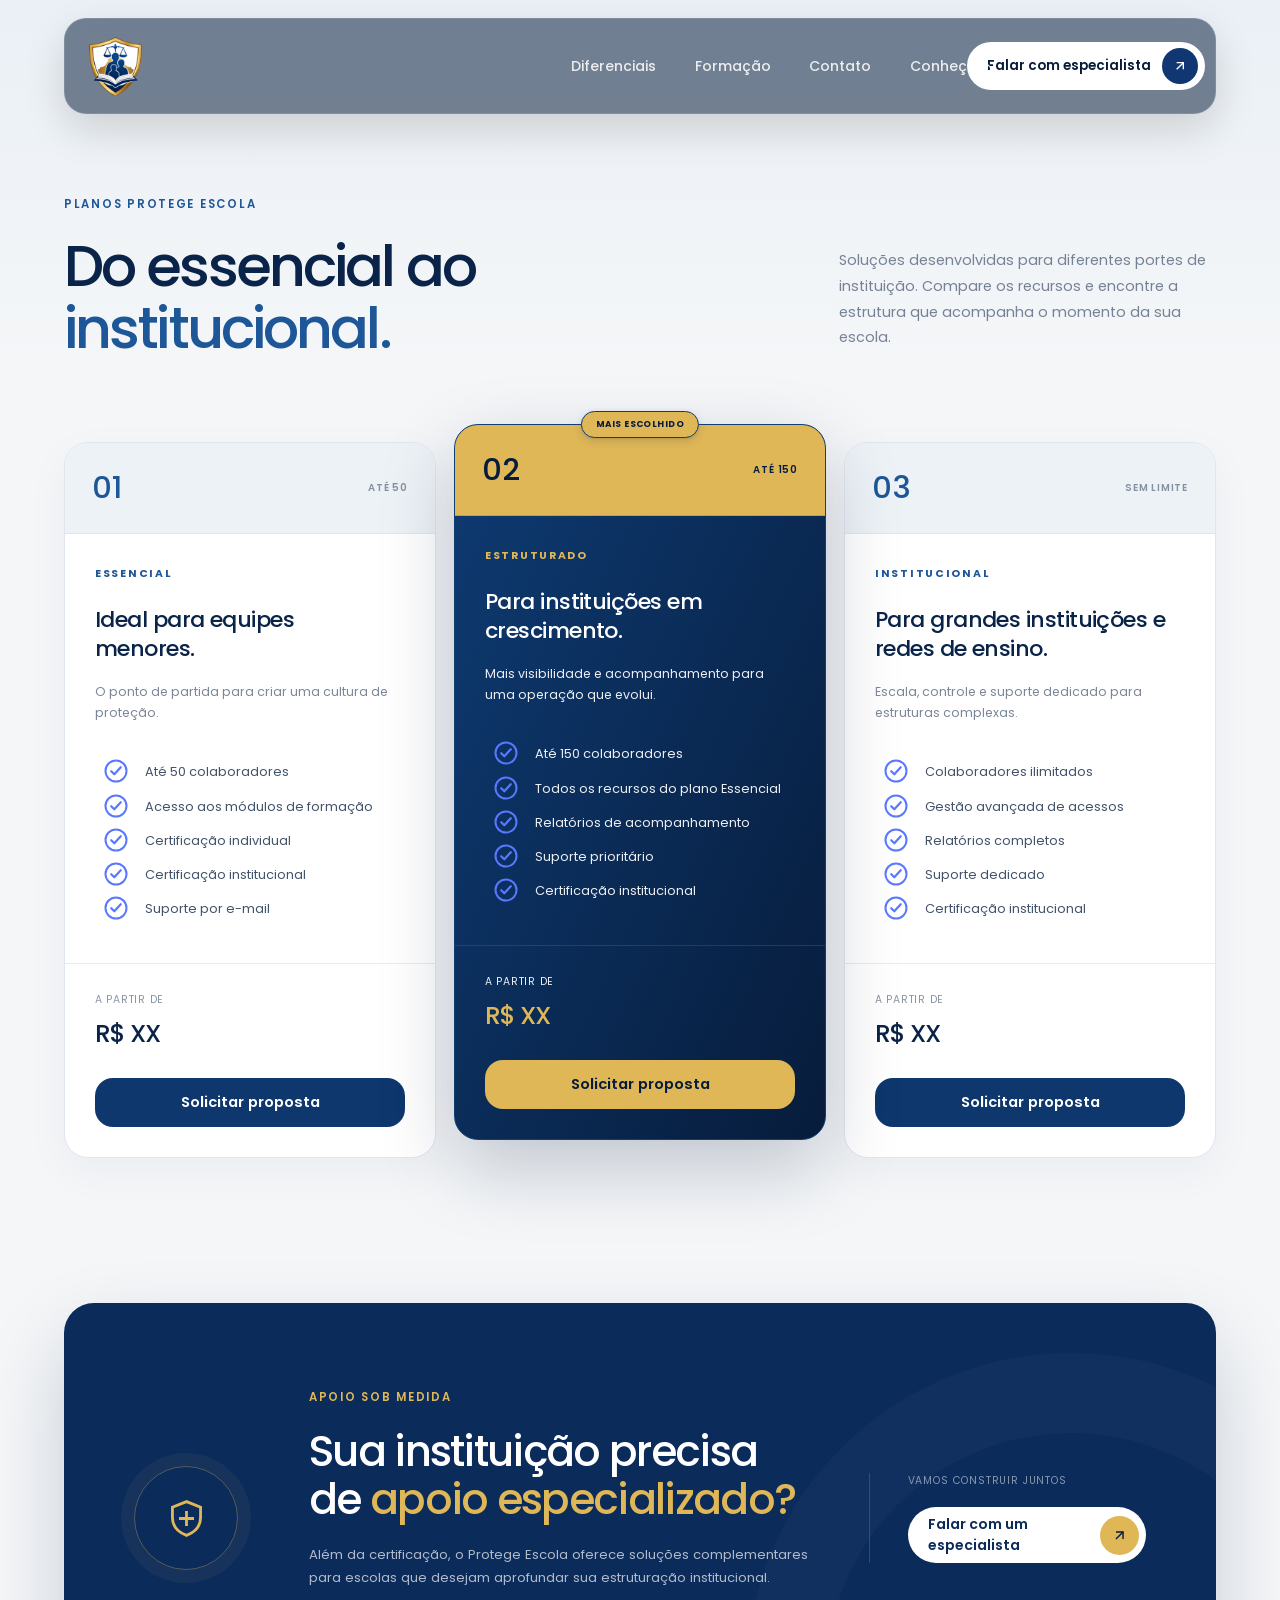
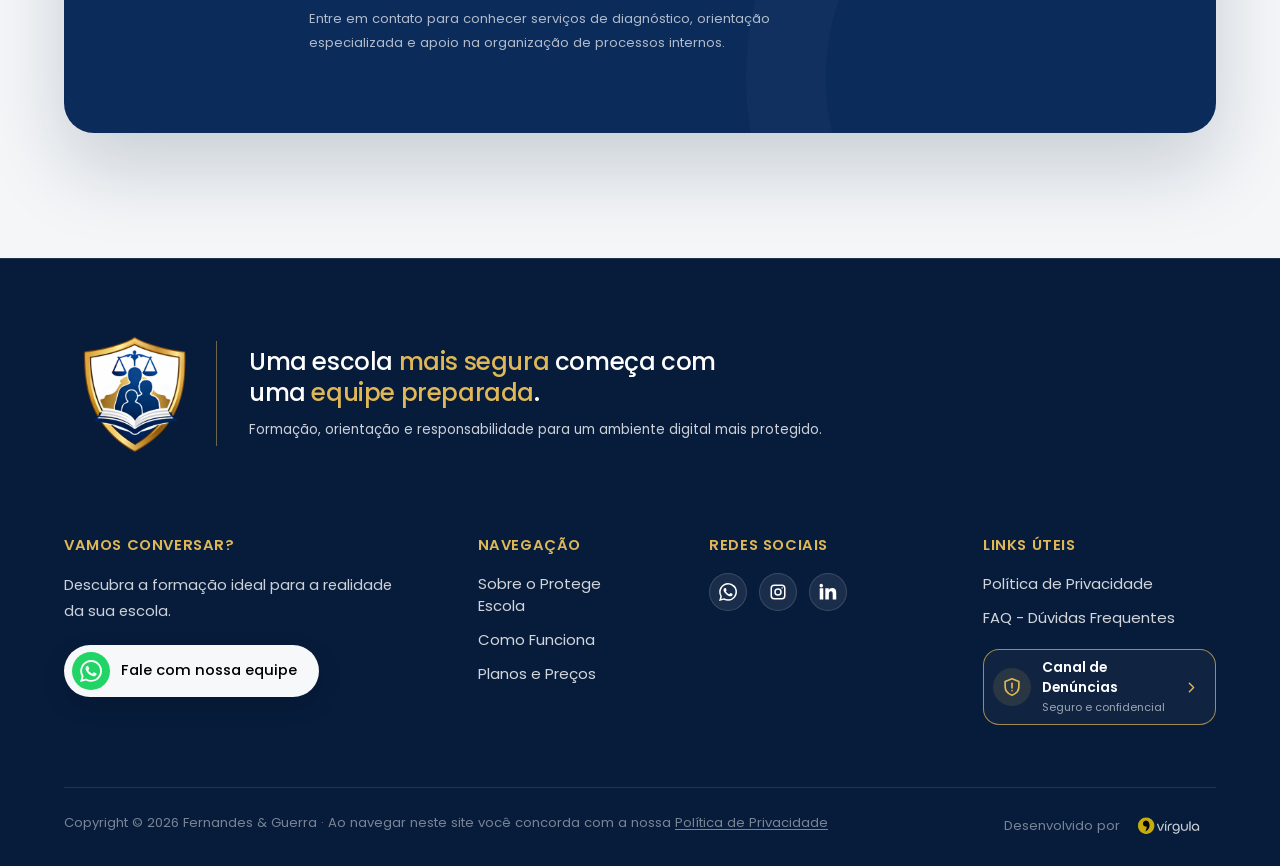
<file: planos.html>
<!DOCTYPE html>
<html lang="pt-BR">
  <head>
    <meta charset="UTF-8">
    <meta name="viewport" content="width=device-width, initial-scale=1.0">
    <meta name="description" content="Conheça os planos Protege Escola para instituições de diferentes portes.">
    <title>
      Planos | Protege Escola
    </title>
    <link rel="preconnect" href="https://fonts.googleapis.com">
    <link rel="preconnect" href="https://fonts.gstatic.com" crossorigin>
    <link href="https://fonts.googleapis.com/css2?family=Poppins:wght@300;400;500;600;700&display=swap" rel="stylesheet">
    <link rel="stylesheet" href="style.css">
  </head>
  <body class="plans-page">
    <header class="site-header">
      <div class="container site-header-inner">
        <a class="site-header-logo" href="index.html" aria-label="Protege Escola - início">
          <img src="assets/logo-protege-escola.png" alt="Protege Escola">
        </a>
        <nav class="site-header-nav" id="site-header-nav" aria-label="Navegação principal">
          <a href="index.html#diferenciais">
            Diferenciais
          </a>
          <a href="index.html#formacao">
            Formação
          </a>
          <a href="index.html#contato">
            Contato
          </a>
          <div class="site-header-dropdown">
            <button class="site-header-dropdown-toggle" type="button" aria-expanded="false" aria-controls="site-header-dropdown-menu">
              <span>
                Conheça
              </span>
              <svg viewBox="0 0 24 24" fill="none" stroke="currentColor" stroke-width="2" aria-hidden="true">
                <path d="m6 9 6 6 6-6"/>
              </svg>
            </button>
            <div class="site-header-dropdown-menu" id="site-header-dropdown-menu">
              <a href="sobre.html">
                <span>
                  Sobre
                </span>
                <small>
                  Conheça o Protege Escola
                </small>
              </a>
              <a href="como-funciona.html">
                <span>
                  Como Funciona
                </span>
                <small>
                  Entenda todas as etapas
                </small>
              </a>
              <a href="planos.html" aria-current="page">
                <span>
                  Planos
                </span>
                <small>
                  Encontre a opção ideal
                </small>
              </a>
            </div>
          </div>
        </nav>
        <a class="site-header-cta" href="index.html#contato">
          <span>
            Falar com especialista
          </span>
          <svg viewBox="0 0 24 24" fill="none" stroke="currentColor" stroke-width="2" aria-hidden="true">
            <path d="M7 17 17 7"/>
            <path d="M7 7h10v10"/>
          </svg>
        </a>
        <button class="site-header-toggle" type="button" aria-expanded="false" aria-controls="site-header-nav" aria-label="Abrir menu">
          <span>
          </span>
          <span>
          </span>
          <span>
          </span>
        </button>
      </div>
    </header>
    <main>
      <section class="plans-showcase" id="planos" aria-labelledby="plans-title">
        <div class="container">
          <div class="plans-heading">
            <div>
              <span class="plans-kicker plans-kicker-dark">
                Planos Protege Escola
              </span>
              <h1 id="plans-title">
                Do essencial ao
                <span>
                  institucional.
                </span>
              </h1>
            </div>
            <p>
              Soluções desenvolvidas para diferentes portes de instituição. Compare os recursos e encontre a estrutura que acompanha o momento da sua escola.
            </p>
          </div>
          <div class="plans-list">
            <article class="plan-card">
              <div class="plan-index">
                <span>
                  01
                </span>
                <small>
                  até 50
                </small>
              </div>
              <div class="plan-intro">
                <span class="plan-label">
                  Essencial
                </span>
                <h3>
                  Ideal para equipes menores.
                </h3>
                <p>
                  O ponto de partida para criar uma cultura de proteção.
                </p>
              </div>
              <ul class="plan-features">
                <li>
                  Até 50 colaboradores
                </li>
                <li>
                  Acesso aos módulos de formação
                </li>
                <li>
                  Certificação individual
                </li>
                <li>
                  Certificação institucional
                </li>
                <li>
                  Suporte por e-mail
                </li>
              </ul>
              <div class="plan-action">
                <p>
                  A partir de
                  <strong>
                    R$ XX
                  </strong>
                </p>
                <a href="index.html#contato">
                  Solicitar proposta
                  
                </a>
              </div>
            </article>
            <div class="featured-plan-wrap">
              <span class="plan-badge">
                MAIS ESCOLHIDO
              </span>
              <article class="plan-card plan-card-featured">
                <div class="plan-index">
                  <span>
                    02
                  </span>
                  <small>
                    até 150
                  </small>
                </div>
                <div class="plan-intro">
                  <span class="plan-label">
                    Estruturado
                  </span>
                  <h3>
                    Para instituições em crescimento.
                  </h3>
                  <p>
                    Mais visibilidade e acompanhamento para uma operação que evolui.
                  </p>
                </div>
                <ul class="plan-features">
                  <li>
                    Até 150 colaboradores
                  </li>
                  <li>
                    Todos os recursos do plano Essencial
                  </li>
                  <li>
                    Relatórios de acompanhamento
                  </li>
                  <li>
                    Suporte prioritário
                  </li>
                  <li>
                    Certificação institucional
                  </li>
                </ul>
                <div class="plan-action">
                  <p>
                    A partir de
                    <strong>
                      R$ XX
                    </strong>
                  </p>
                  <a href="index.html#contato">
                    Solicitar proposta
                    
                  </a>
                </div>
              </article>
            </div>
            <article class="plan-card">
              <div class="plan-index">
                <span>
                  03
                </span>
                <small>
                  sem limite
                </small>
              </div>
              <div class="plan-intro">
                <span class="plan-label">
                  Institucional
                </span>
                <h3>
                  Para grandes instituições e redes de ensino.
                </h3>
                <p>
                  Escala, controle e suporte dedicado para estruturas complexas.
                </p>
              </div>
              <ul class="plan-features">
                <li>
                  Colaboradores ilimitados
                </li>
                <li>
                  Gestão avançada de acessos
                </li>
                <li>
                  Relatórios completos
                </li>
                <li>
                  Suporte dedicado
                </li>
                <li>
                  Certificação institucional
                </li>
              </ul>
              <div class="plan-action">
                <p>
                  A partir de
                  <strong>
                    R$ XX
                  </strong>
                </p>
                <a href="index.html#contato">
                  Solicitar proposta
                  
                </a>
              </div>
            </article>
          </div>
        </div>
      </section>
      <section class="plans-specialist">
        <div class="container plans-specialist-card">
          <div class="specialist-mark" aria-hidden="true">
            <svg viewBox="0 0 24 24" fill="none" stroke="currentColor" stroke-width="1.5">
              <path d="M12 3 4.5 6v5.4c0 4.7 3.2 8 7.5 9.6 4.3-1.6 7.5-4.9 7.5-9.6V6L12 3Z"/>
              <path d="M12 8v8M8 12h8"/>
            </svg>
          </div>
          <div class="specialist-copy">
            <span class="plans-kicker">
              Apoio sob medida
            </span>
            <h2>
              Sua instituição precisa de
              <span>
                apoio especializado?
              </span>
            </h2>
            <p>
              Além da certificação, o Protege Escola oferece soluções complementares para escolas que desejam aprofundar sua estruturação institucional.
            </p>
            <p>
              Entre em contato para conhecer serviços de diagnóstico, orientação especializada e apoio na organização de processos internos.
            </p>
          </div>
          <div class="specialist-action">
            <span>
              Vamos construir juntos
            </span>
            <a href="index.html#contato">
              Falar com um especialista
              <svg viewBox="0 0 24 24" fill="none" stroke="currentColor" stroke-width="2" aria-hidden="true">
                <path d="M7 17 17 7"/>
                <path d="M7 7h10v10"/>
              </svg>
            </a>
          </div>
        </div>
      </section>
    </main>
    <footer class="site-footer">
      <div class="container site-footer-logo">
        <img src="assets/logo-protege-escola.png" alt="Protege Escola">
        <div class="site-footer-intro">
          <p>Uma escola <span>mais segura</span> começa <span class="site-footer-title-tail">com <br>
            uma <span>equipe preparada</span>.</span></p>
          <small>
            Formação, orientação e responsabilidade para um ambiente digital mais protegido.
          </small>
        </div>
      </div>
      <div class="container site-footer-main">
        <div class="site-footer-brand">
          <strong>
            Vamos conversar?
          </strong>
          <p>
            Descubra a formação ideal para a realidade da sua escola.
          </p>
          <a class="site-footer-whatsapp" href="index.html#contato" aria-label="Fale com nossa equipe pelo WhatsApp">
            <span class="site-footer-whatsapp-icon" aria-hidden="true"><svg viewBox="0 0 24 24"><path d="M20.52 3.48A11.8 11.8 0 0 0 12.1 0 11.9 11.9 0 0 0 1.8 17.85L.1 24l6.3-1.65A11.9 11.9 0 0 0 24 11.9c0-3.18-1.24-6.17-3.48-8.42ZM12.1 21.83a9.9 9.9 0 0 1-5.05-1.38l-.36-.21-3.74.98 1-3.64-.24-.38A9.85 9.85 0 1 1 12.1 21.83Zm5.4-7.38c-.3-.15-1.75-.86-2.02-.96-.27-.1-.47-.15-.66.15-.2.3-.76.96-.94 1.16-.17.2-.34.22-.64.08-.3-.15-1.25-.46-2.38-1.47a8.9 8.9 0 0 1-1.65-2.05c-.17-.3-.02-.46.13-.6.13-.13.3-.34.44-.51.15-.18.2-.3.3-.5.1-.19.05-.36-.03-.5-.07-.15-.66-1.6-.91-2.18-.24-.58-.48-.5-.66-.51h-.57c-.2 0-.52.07-.8.36-.27.3-1.03 1.01-1.03 2.46s1.06 2.85 1.2 3.05c.15.2 2.08 3.18 5.05 4.46.7.3 1.25.49 1.69.62.7.23 1.35.2 1.86.12.57-.08 1.75-.72 2-1.41.25-.7.25-1.3.17-1.42-.07-.12-.27-.2-.57-.35Z"/></svg></span>
            <span>Fale com nossa equipe</span>
          </a>
        </div>
        <nav class="site-footer-nav" aria-label="Navegação do rodapé">
          <strong>
            Navegação
          </strong>
          <a href="sobre.html">
            Sobre o Protege Escola
          </a>
          <a href="como-funciona.html">
            Como Funciona
          </a>
          <a href="planos.html">
            Planos e Preços
          </a>
        </nav>
        <div class="site-footer-social">
          <strong>
            Redes Sociais
          </strong>
          <div class="site-footer-social-links">
            <a href="#" aria-label="WhatsApp"><svg viewBox="0 0 24 24" aria-hidden="true"><path d="M20.52 3.48A11.8 11.8 0 0 0 12.1 0 11.9 11.9 0 0 0 1.8 17.85L.1 24l6.3-1.65A11.9 11.9 0 0 0 24 11.9c0-3.18-1.24-6.17-3.48-8.42ZM12.1 21.83a9.9 9.9 0 0 1-5.05-1.38l-.36-.21-3.74.98 1-3.64-.24-.38A9.85 9.85 0 1 1 12.1 21.83Zm5.4-7.38c-.3-.15-1.75-.86-2.02-.96-.27-.1-.47-.15-.66.15-.2.3-.76.96-.94 1.16-.17.2-.34.22-.64.08-.3-.15-1.25-.46-2.38-1.47a8.9 8.9 0 0 1-1.65-2.05c-.17-.3-.02-.46.13-.6.13-.13.3-.34.44-.51.15-.18.2-.3.3-.5.1-.19.05-.36-.03-.5-.07-.15-.66-1.6-.91-2.18-.24-.58-.48-.5-.66-.51h-.57c-.2 0-.52.07-.8.36-.27.3-1.03 1.01-1.03 2.46s1.06 2.85 1.2 3.05c.15.2 2.08 3.18 5.05 4.46.7.3 1.25.49 1.69.62.7.23 1.35.2 1.86.12.57-.08 1.75-.72 2-1.41.25-.7.25-1.3.17-1.42-.07-.12-.27-.2-.57-.35Z"/></svg></a>
            <a href="#" aria-label="Instagram"><svg viewBox="0 0 24 24" aria-hidden="true"><path d="M7 2h10a5 5 0 0 1 5 5v10a5 5 0 0 1-5 5H7a5 5 0 0 1-5-5V7a5 5 0 0 1 5-5Zm0 2a3 3 0 0 0-3 3v10a3 3 0 0 0 3 3h10a3 3 0 0 0 3-3V7a3 3 0 0 0-3-3H7Zm10.5 1.5a1 1 0 1 1 0 2 1 1 0 0 1 0-2ZM12 7a5 5 0 1 1 0 10 5 5 0 0 1 0-10Zm0 2a3 3 0 1 0 0 6 3 3 0 0 0 0-6Z"/></svg></a>
            <a href="#" aria-label="LinkedIn"><svg viewBox="0 0 24 24" aria-hidden="true"><path d="M5.34 3.5A2.34 2.34 0 1 1 .66 3.5a2.34 2.34 0 0 1 4.68 0ZM.96 7.1h4.76V22H.96V7.1Zm7.46 0h4.56v2.04h.07c.63-1.2 2.18-2.47 4.48-2.47C22.33 6.67 23 9.83 23 13.94V22h-4.75v-7.14c0-1.7-.03-3.9-2.38-3.9-2.38 0-2.74 1.86-2.74 3.78V22H8.42V7.1Z"/></svg></a>
          </div>
        </div>
        <nav class="site-footer-links" aria-label="Links úteis">
          <strong>
            Links úteis
          </strong>
          <a href="politica-de-privacidade.html">
            Política de Privacidade
          </a>
          <a href="faq.html">
            FAQ - Dúvidas Frequentes
          </a>
          <a class="site-footer-report" href="canal-de-denuncias.html" aria-label="Conheça o Canal de Denúncias">
            <span class="site-footer-report-icon" aria-hidden="true"><svg viewBox="0 0 24 24" fill="none" stroke="currentColor" stroke-width="1.8" stroke-linecap="round" stroke-linejoin="round"><path d="M12 3 4.5 6v5.4c0 4.7 3.2 8 7.5 9.6 4.3-1.6 7.5-4.9 7.5-9.6V6L12 3Z"/><path d="M12 8v5"/><path d="M12 16h.01"/></svg></span>
            <span class="site-footer-report-copy"><strong>Canal de Denúncias</strong><small>Seguro e confidencial</small></span>
            <svg class="site-footer-report-arrow" viewBox="0 0 24 24" fill="none" stroke="currentColor" stroke-width="2" stroke-linecap="round" stroke-linejoin="round" aria-hidden="true"><path d="m9 18 6-6-6-6"/></svg>
          </a>
        </nav>
      </div>
      <div class="container site-footer-bottom">
        <p>
          Copyright © 2026 Fernandes &amp; Guerra <span aria-hidden="true">·</span> Ao navegar neste site você concorda com a nossa
          <a href="politica-de-privacidade.html">
            Política de Privacidade
          </a>
        </p>
        <div class="site-footer-credit">
          <span>
            Desenvolvido por
          </span>
          <img src="assets/virgula-logo.png" alt="Vírgula">
        </div>
      </div>
    </footer>
    <script src="script.js">
    </script>
  </body>
</html>
</file>
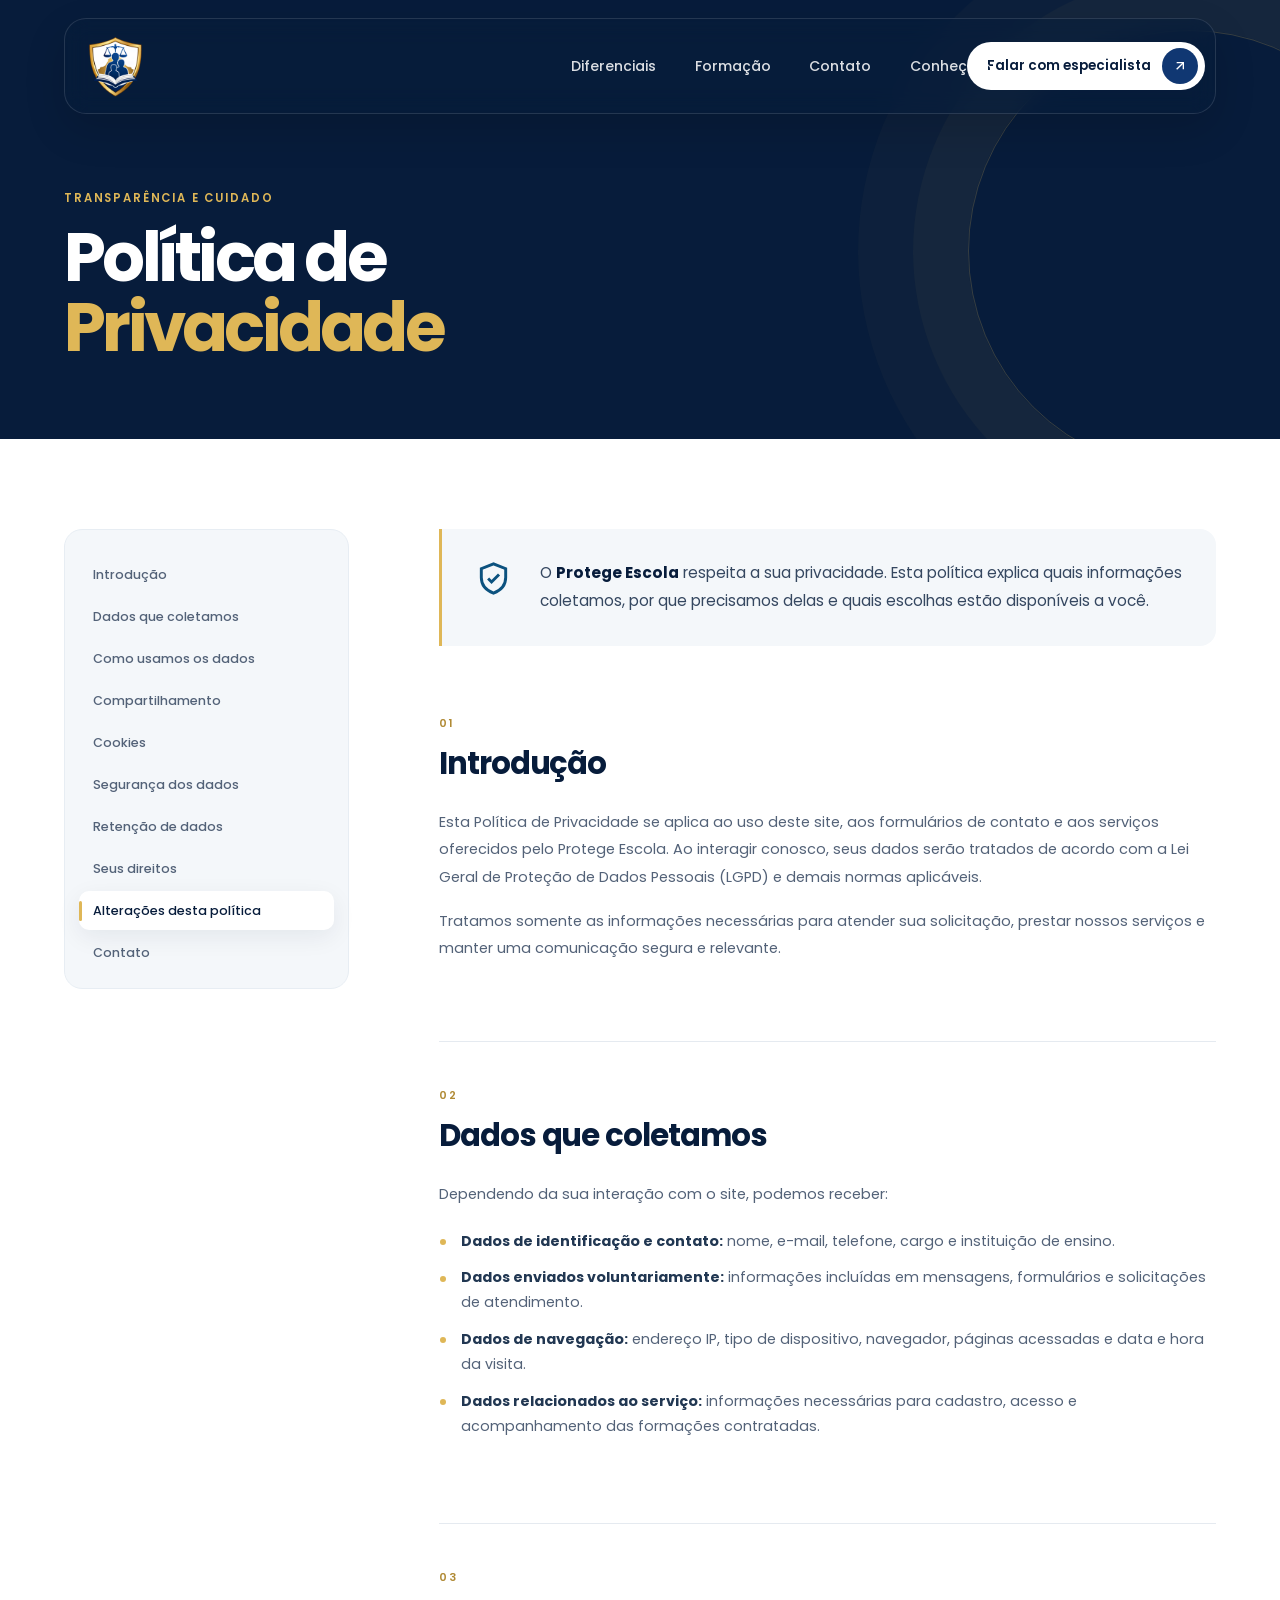
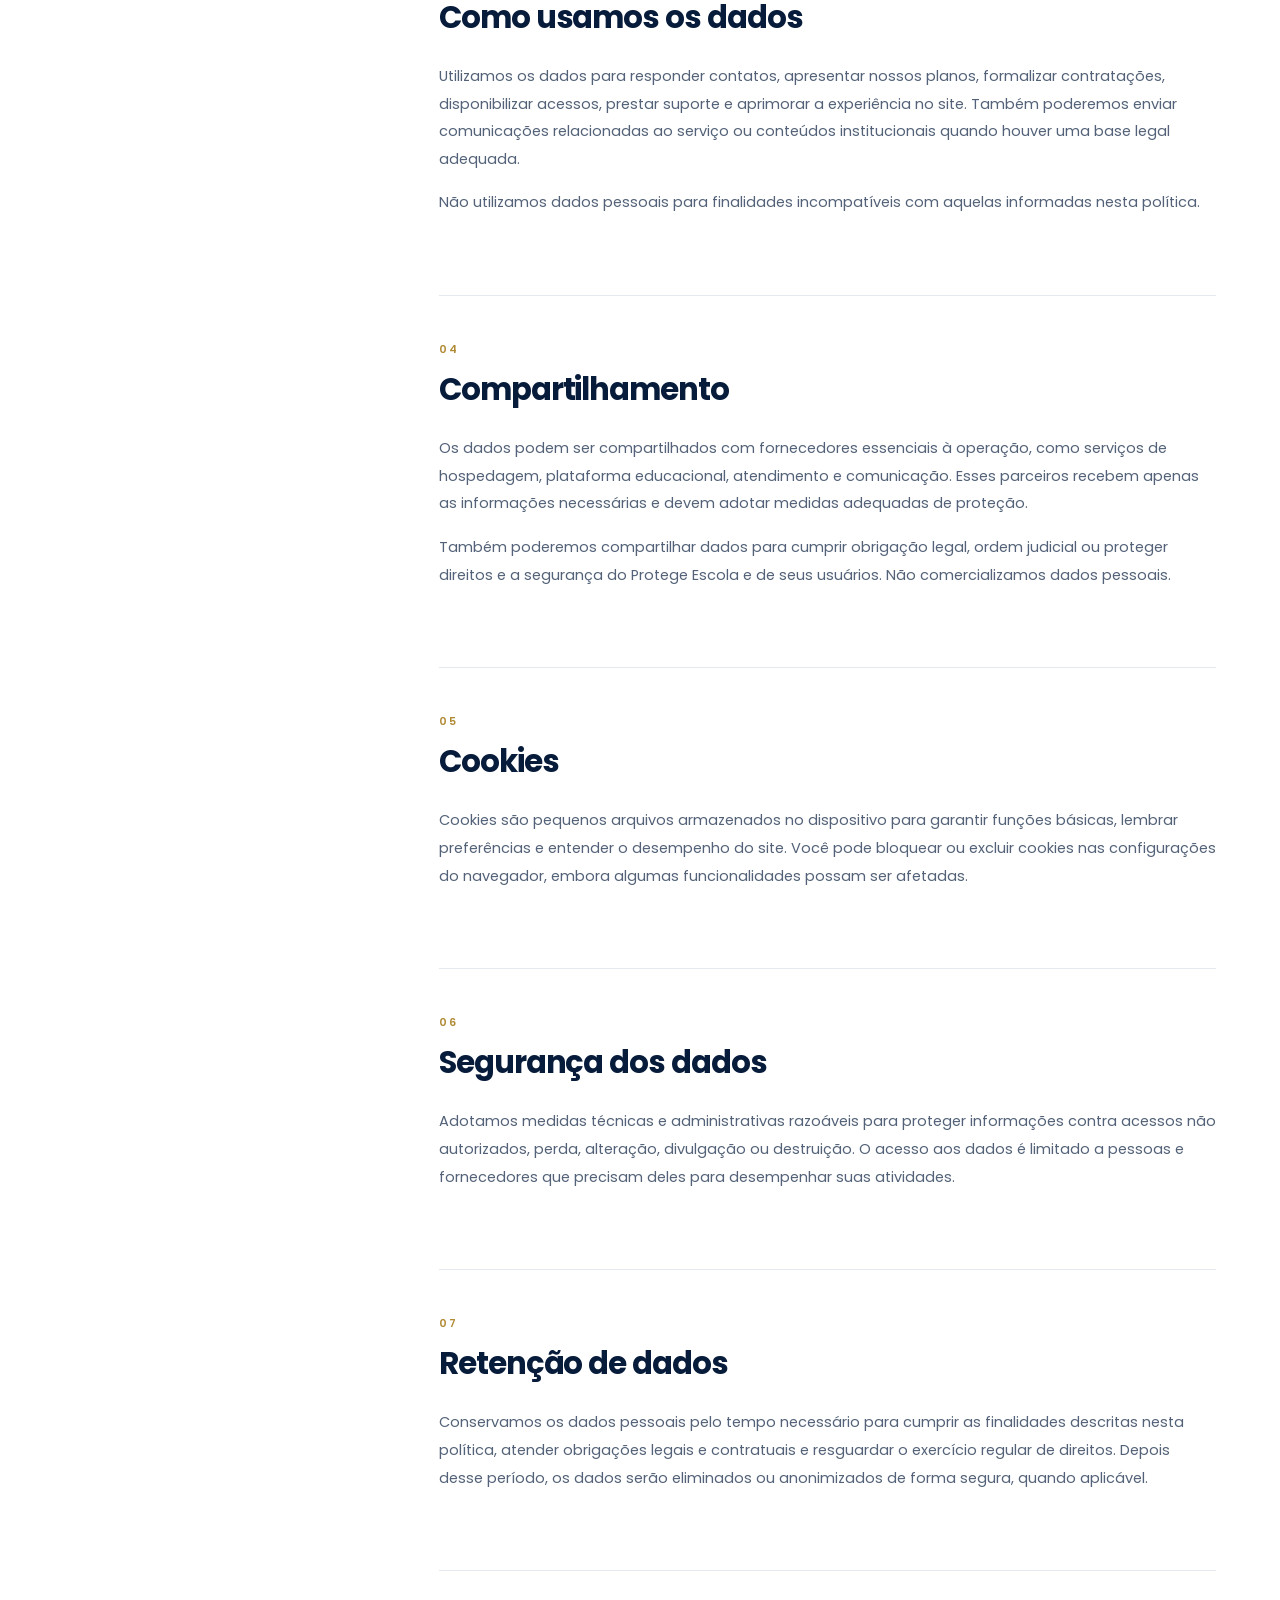
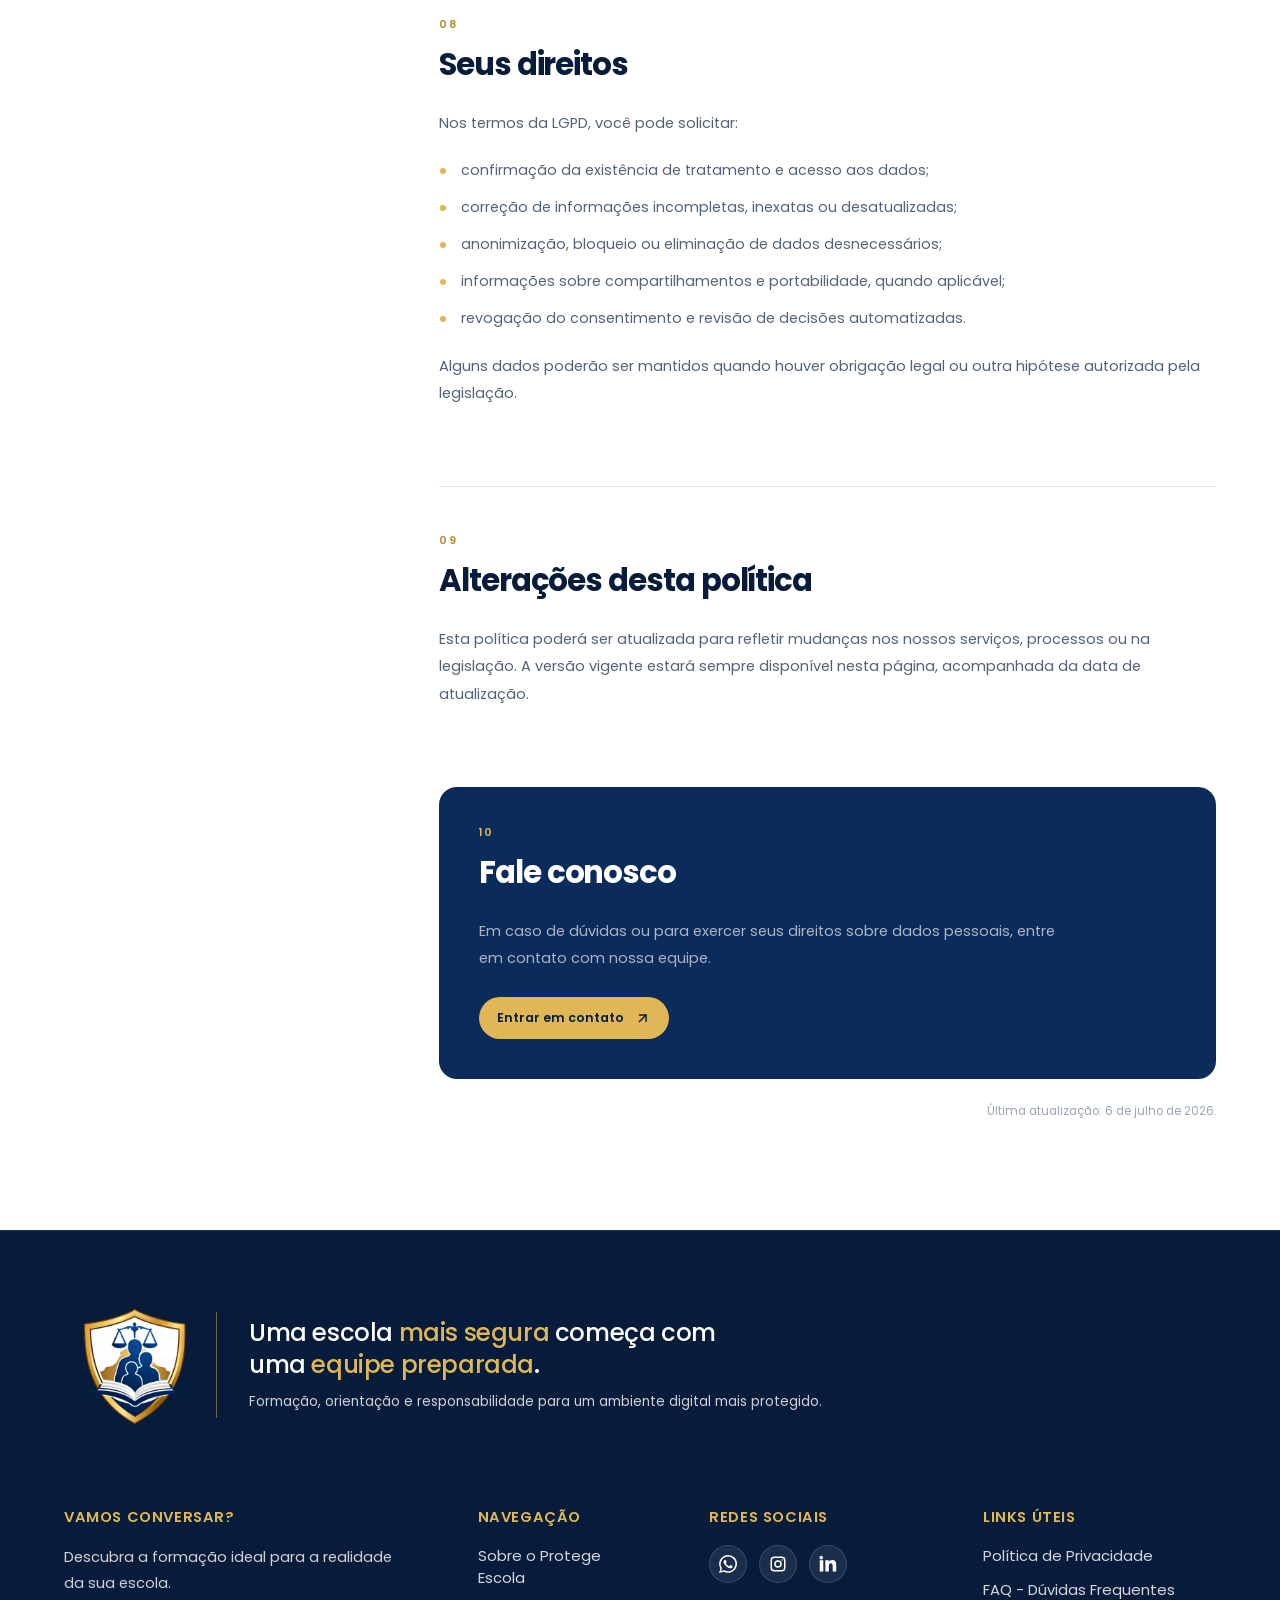
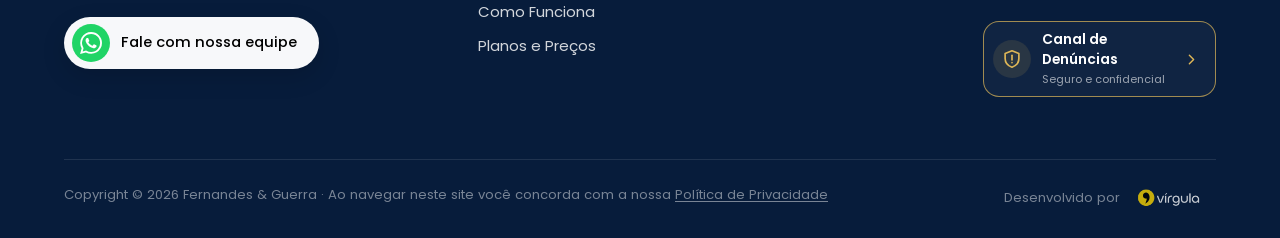
<file: politica-de-privacidade.html>
<!DOCTYPE html>
<html lang="pt-BR">
<head>
  <meta charset="UTF-8">
  <meta name="viewport" content="width=device-width, initial-scale=1.0">
  <meta name="description" content="Política de Privacidade do Protege Escola: saiba como seus dados pessoais são coletados, utilizados e protegidos.">
  <title>Política de Privacidade | Protege Escola</title>
  <link rel="preconnect" href="https://fonts.googleapis.com">
  <link rel="preconnect" href="https://fonts.gstatic.com" crossorigin>
  <link href="https://fonts.googleapis.com/css2?family=Poppins:wght@300;400;500;600;700&display=swap" rel="stylesheet">
  <link rel="stylesheet" href="style.css">
</head>
<body class="privacy-page">
  <header class="site-header">
    <div class="container site-header-inner">
      <a class="site-header-logo" href="index.html" aria-label="Protege Escola - início"><img src="assets/logo-protege-escola.png" alt="Protege Escola"></a>
      <nav class="site-header-nav" id="site-header-nav" aria-label="Navegação principal">
        <a href="index.html#diferenciais">Diferenciais</a><a href="index.html#formacao">Formação</a><a href="index.html#contato">Contato</a>
        <div class="site-header-dropdown">
          <button class="site-header-dropdown-toggle" type="button" aria-expanded="false" aria-controls="site-header-dropdown-menu"><span>Conheça</span><svg viewBox="0 0 24 24" fill="none" stroke="currentColor" stroke-width="2" aria-hidden="true"><path d="m6 9 6 6 6-6"/></svg></button>
          <div class="site-header-dropdown-menu" id="site-header-dropdown-menu">
            <a href="sobre.html"><span>Sobre</span><small>Conheça o Protege Escola</small></a>
            <a href="como-funciona.html"><span>Como Funciona</span><small>Entenda todas as etapas</small></a>
            <a href="planos.html"><span>Planos</span><small>Encontre a opção ideal</small></a>
          </div>
        </div>
      </nav>
      <a class="site-header-cta" href="index.html#contato"><span>Falar com especialista</span><svg viewBox="0 0 24 24" fill="none" stroke="currentColor" stroke-width="2" aria-hidden="true"><path d="M7 17 17 7"/><path d="M7 7h10v10"/></svg></a>
      <button class="site-header-toggle" type="button" aria-expanded="false" aria-controls="site-header-nav" aria-label="Abrir menu"><span></span><span></span><span></span></button>
    </div>
  </header>

  <main>
    <section class="privacy-hero">
      <div class="container privacy-hero-inner">
        <div><span class="privacy-kicker">Transparência e cuidado</span><h1>Política de <span>Privacidade</span></h1></div>
      </div>
    </section>

    <section class="privacy-document">
      <div class="container privacy-layout">
        <aside class="privacy-index" aria-label="Índice da política de privacidade">
          <button class="privacy-index-toggle" type="button" aria-expanded="false">
            <span>Sumário</span>
            <svg viewBox="0 0 24 24" fill="none" stroke="currentColor" stroke-width="2" aria-hidden="true"><path d="m6 9 6 6 6-6"/></svg>
          </button>
          <nav>
            <a class="is-active" href="#introducao">Introdução</a>
            <a href="#dados-coletados">Dados que coletamos</a>
            <a href="#uso-dos-dados">Como usamos os dados</a>
            <a href="#compartilhamento">Compartilhamento</a>
            <a href="#cookies">Cookies</a>
            <a href="#seguranca">Segurança dos dados</a>
            <a href="#retencao">Retenção de dados</a>
            <a href="#direitos">Seus direitos</a>
            <a href="#alteracoes">Alterações desta política</a>
            <a href="#contato-privacidade">Contato</a>
          </nav>
        </aside>

        <article class="privacy-content">
          <div class="privacy-intro">
            <svg viewBox="0 0 24 24" fill="none" stroke="currentColor" stroke-width="1.8" aria-hidden="true"><path d="M12 3 4.5 6v5.4c0 4.7 3.2 8 7.5 9.6 4.3-1.6 7.5-4.9 7.5-9.6V6L12 3Z"/><path d="m8.7 12 2.1 2.1 4.6-4.6"/></svg>
            <p>O <strong>Protege Escola</strong> respeita a sua privacidade. Esta política explica quais informações coletamos, por que precisamos delas e quais escolhas estão disponíveis a você.</p>
          </div>

          <section id="introducao" class="privacy-section"><span class="privacy-section-number">01</span><h2>Introdução</h2><p>Esta Política de Privacidade se aplica ao uso deste site, aos formulários de contato e aos serviços oferecidos pelo Protege Escola. Ao interagir conosco, seus dados serão tratados de acordo com a Lei Geral de Proteção de Dados Pessoais (LGPD) e demais normas aplicáveis.</p><p>Tratamos somente as informações necessárias para atender sua solicitação, prestar nossos serviços e manter uma comunicação segura e relevante.</p></section>

          <section id="dados-coletados" class="privacy-section"><span class="privacy-section-number">02</span><h2>Dados que coletamos</h2><p>Dependendo da sua interação com o site, podemos receber:</p><ul><li><strong>Dados de identificação e contato:</strong> nome, e-mail, telefone, cargo e instituição de ensino.</li><li><strong>Dados enviados voluntariamente:</strong> informações incluídas em mensagens, formulários e solicitações de atendimento.</li><li><strong>Dados de navegação:</strong> endereço IP, tipo de dispositivo, navegador, páginas acessadas e data e hora da visita.</li><li><strong>Dados relacionados ao serviço:</strong> informações necessárias para cadastro, acesso e acompanhamento das formações contratadas.</li></ul></section>

          <section id="uso-dos-dados" class="privacy-section"><span class="privacy-section-number">03</span><h2>Como usamos os dados</h2><p>Utilizamos os dados para responder contatos, apresentar nossos planos, formalizar contratações, disponibilizar acessos, prestar suporte e aprimorar a experiência no site. Também poderemos enviar comunicações relacionadas ao serviço ou conteúdos institucionais quando houver uma base legal adequada.</p><p>Não utilizamos dados pessoais para finalidades incompatíveis com aquelas informadas nesta política.</p></section>

          <section id="compartilhamento" class="privacy-section"><span class="privacy-section-number">04</span><h2>Compartilhamento</h2><p>Os dados podem ser compartilhados com fornecedores essenciais à operação, como serviços de hospedagem, plataforma educacional, atendimento e comunicação. Esses parceiros recebem apenas as informações necessárias e devem adotar medidas adequadas de proteção.</p><p>Também poderemos compartilhar dados para cumprir obrigação legal, ordem judicial ou proteger direitos e a segurança do Protege Escola e de seus usuários. Não comercializamos dados pessoais.</p></section>

          <section id="cookies" class="privacy-section"><span class="privacy-section-number">05</span><h2>Cookies</h2><p>Cookies são pequenos arquivos armazenados no dispositivo para garantir funções básicas, lembrar preferências e entender o desempenho do site. Você pode bloquear ou excluir cookies nas configurações do navegador, embora algumas funcionalidades possam ser afetadas.</p></section>

          <section id="seguranca" class="privacy-section"><span class="privacy-section-number">06</span><h2>Segurança dos dados</h2><p>Adotamos medidas técnicas e administrativas razoáveis para proteger informações contra acessos não autorizados, perda, alteração, divulgação ou destruição. O acesso aos dados é limitado a pessoas e fornecedores que precisam deles para desempenhar suas atividades.</p></section>

          <section id="retencao" class="privacy-section"><span class="privacy-section-number">07</span><h2>Retenção de dados</h2><p>Conservamos os dados pessoais pelo tempo necessário para cumprir as finalidades descritas nesta política, atender obrigações legais e contratuais e resguardar o exercício regular de direitos. Depois desse período, os dados serão eliminados ou anonimizados de forma segura, quando aplicável.</p></section>

          <section id="direitos" class="privacy-section"><span class="privacy-section-number">08</span><h2>Seus direitos</h2><p>Nos termos da LGPD, você pode solicitar:</p><ul><li>confirmação da existência de tratamento e acesso aos dados;</li><li>correção de informações incompletas, inexatas ou desatualizadas;</li><li>anonimização, bloqueio ou eliminação de dados desnecessários;</li><li>informações sobre compartilhamentos e portabilidade, quando aplicável;</li><li>revogação do consentimento e revisão de decisões automatizadas.</li></ul><p>Alguns dados poderão ser mantidos quando houver obrigação legal ou outra hipótese autorizada pela legislação.</p></section>

          <section id="alteracoes" class="privacy-section"><span class="privacy-section-number">09</span><h2>Alterações desta política</h2><p>Esta política poderá ser atualizada para refletir mudanças nos nossos serviços, processos ou na legislação. A versão vigente estará sempre disponível nesta página, acompanhada da data de atualização.</p></section>

          <section id="contato-privacidade" class="privacy-section privacy-contact"><span class="privacy-section-number">10</span><h2>Fale conosco</h2><p>Em caso de dúvidas ou para exercer seus direitos sobre dados pessoais, entre em contato com nossa equipe.</p><a href="index.html#contato">Entrar em contato <svg viewBox="0 0 24 24" fill="none" stroke="currentColor" stroke-width="2" aria-hidden="true"><path d="M7 17 17 7"/><path d="M7 7h10v10"/></svg></a></section>
          <p class="privacy-updated">Última atualização: 6 de julho de 2026.</p>
        </article>
      </div>
    </section>
  </main>

  <footer class="site-footer privacy-footer">
    <div class="container site-footer-logo">
      <img src="assets/logo-protege-escola.png" alt="Protege Escola">
      <div class="site-footer-intro">
        <p>Uma escola <span>mais segura</span> começa <span class="site-footer-title-tail">com <br> uma <span>equipe preparada</span>.</span></p>
        <small>Formação, orientação e responsabilidade para um ambiente digital mais protegido.</small>
      </div>
    </div>
    <div class="container site-footer-main">
      <div class="site-footer-brand">
        <strong>Vamos conversar?</strong>
        <p>Descubra a formação ideal para a realidade da sua escola.</p>
        <a class="site-footer-whatsapp" href="index.html#contato" aria-label="Fale com nossa equipe pelo WhatsApp">
          <span class="site-footer-whatsapp-icon" aria-hidden="true"><svg viewBox="0 0 24 24"><path d="M20.52 3.48A11.8 11.8 0 0 0 12.1 0 11.9 11.9 0 0 0 1.8 17.85L.1 24l6.3-1.65A11.9 11.9 0 0 0 24 11.9c0-3.18-1.24-6.17-3.48-8.42ZM12.1 21.83a9.9 9.9 0 0 1-5.05-1.38l-.36-.21-3.74.98 1-3.64-.24-.38A9.85 9.85 0 1 1 12.1 21.83Zm5.4-7.38c-.3-.15-1.75-.86-2.02-.96-.27-.1-.47-.15-.66.15-.2.3-.76.96-.94 1.16-.17.2-.34.22-.64.08-.3-.15-1.25-.46-2.38-1.47a8.9 8.9 0 0 1-1.65-2.05c-.17-.3-.02-.46.13-.6.13-.13.3-.34.44-.51.15-.18.2-.3.3-.5.1-.19.05-.36-.03-.5-.07-.15-.66-1.6-.91-2.18-.24-.58-.48-.5-.66-.51h-.57c-.2 0-.52.07-.8.36-.27.3-1.03 1.01-1.03 2.46s1.06 2.85 1.2 3.05c.15.2 2.08 3.18 5.05 4.46.7.3 1.25.49 1.69.62.7.23 1.35.2 1.86.12.57-.08 1.75-.72 2-1.41.25-.7.25-1.3.17-1.42-.07-.12-.27-.2-.57-.35Z"/></svg></span>
          <span>Fale com nossa equipe</span>
        </a>
      </div>
      <nav class="site-footer-nav" aria-label="Navegação do rodapé">
        <strong>Navegação</strong><a href="sobre.html">Sobre o Protege Escola</a><a href="como-funciona.html">Como Funciona</a><a href="planos.html">Planos e Preços</a>
      </nav>
      <div class="site-footer-social">
        <strong>Redes Sociais</strong>
        <div class="site-footer-social-links">
          <a href="#" aria-label="WhatsApp"><svg viewBox="0 0 24 24" aria-hidden="true"><path d="M20.52 3.48A11.8 11.8 0 0 0 12.1 0 11.9 11.9 0 0 0 1.8 17.85L.1 24l6.3-1.65A11.9 11.9 0 0 0 24 11.9c0-3.18-1.24-6.17-3.48-8.42ZM12.1 21.83a9.9 9.9 0 0 1-5.05-1.38l-.36-.21-3.74.98 1-3.64-.24-.38A9.85 9.85 0 1 1 12.1 21.83Zm5.4-7.38c-.3-.15-1.75-.86-2.02-.96-.27-.1-.47-.15-.66.15-.2.3-.76.96-.94 1.16-.17.2-.34.22-.64.08-.3-.15-1.25-.46-2.38-1.47a8.9 8.9 0 0 1-1.65-2.05c-.17-.3-.02-.46.13-.6.13-.13.3-.34.44-.51.15-.18.2-.3.3-.5.1-.19.05-.36-.03-.5-.07-.15-.66-1.6-.91-2.18-.24-.58-.48-.5-.66-.51h-.57c-.2 0-.52.07-.8.36-.27.3-1.03 1.01-1.03 2.46s1.06 2.85 1.2 3.05c.15.2 2.08 3.18 5.05 4.46.7.3 1.25.49 1.69.62.7.23 1.35.2 1.86.12.57-.08 1.75-.72 2-1.41.25-.7.25-1.3.17-1.42-.07-.12-.27-.2-.57-.35Z"/></svg></a>
          <a href="#" aria-label="Instagram"><svg viewBox="0 0 24 24" aria-hidden="true"><path d="M7 2h10a5 5 0 0 1 5 5v10a5 5 0 0 1-5 5H7a5 5 0 0 1-5-5V7a5 5 0 0 1 5-5Zm0 2a3 3 0 0 0-3 3v10a3 3 0 0 0 3 3h10a3 3 0 0 0 3-3V7a3 3 0 0 0-3-3H7Zm10.5 1.5a1 1 0 1 1 0 2 1 1 0 0 1 0-2ZM12 7a5 5 0 1 1 0 10 5 5 0 0 1 0-10Zm0 2a3 3 0 1 0 0 6 3 3 0 0 0 0-6Z"/></svg></a>
          <a href="#" aria-label="LinkedIn"><svg viewBox="0 0 24 24" aria-hidden="true"><path d="M5.34 3.5A2.34 2.34 0 1 1 .66 3.5a2.34 2.34 0 0 1 4.68 0ZM.96 7.1h4.76V22H.96V7.1Zm7.46 0h4.56v2.04h.07c.63-1.2 2.18-2.47 4.48-2.47C22.33 6.67 23 9.83 23 13.94V22h-4.75v-7.14c0-1.7-.03-3.9-2.38-3.9-2.38 0-2.74 1.86-2.74 3.78V22H8.42V7.1Z"/></svg></a>
        </div>
      </div>
      <nav class="site-footer-links" aria-label="Links úteis">
        <strong>Links úteis</strong><a href="politica-de-privacidade.html" aria-current="page">Política de Privacidade</a><a href="faq.html">FAQ - Dúvidas Frequentes</a>
        <a class="site-footer-report" href="canal-de-denuncias.html" aria-label="Conheça o Canal de Denúncias">
          <span class="site-footer-report-icon" aria-hidden="true"><svg viewBox="0 0 24 24" fill="none" stroke="currentColor" stroke-width="1.8" stroke-linecap="round" stroke-linejoin="round"><path d="M12 3 4.5 6v5.4c0 4.7 3.2 8 7.5 9.6 4.3-1.6 7.5-4.9 7.5-9.6V6L12 3Z"/><path d="M12 8v5"/><path d="M12 16h.01"/></svg></span>
          <span class="site-footer-report-copy"><strong>Canal de Denúncias</strong><small>Seguro e confidencial</small></span>
          <svg class="site-footer-report-arrow" viewBox="0 0 24 24" fill="none" stroke="currentColor" stroke-width="2" stroke-linecap="round" stroke-linejoin="round" aria-hidden="true"><path d="m9 18 6-6-6-6"/></svg>
        </a>
      </nav>
    </div>
    <div class="container site-footer-bottom"><p>Copyright © 2026 Fernandes &amp; Guerra <span aria-hidden="true">·</span> Ao navegar neste site você concorda com a nossa <a href="politica-de-privacidade.html">Política de Privacidade</a></p><div class="site-footer-credit"><span>Desenvolvido por</span><img src="assets/virgula-logo.png" alt="Vírgula"></div></div>
  </footer>
  <script src="script.js"></script>
</body>
</html>
</file>
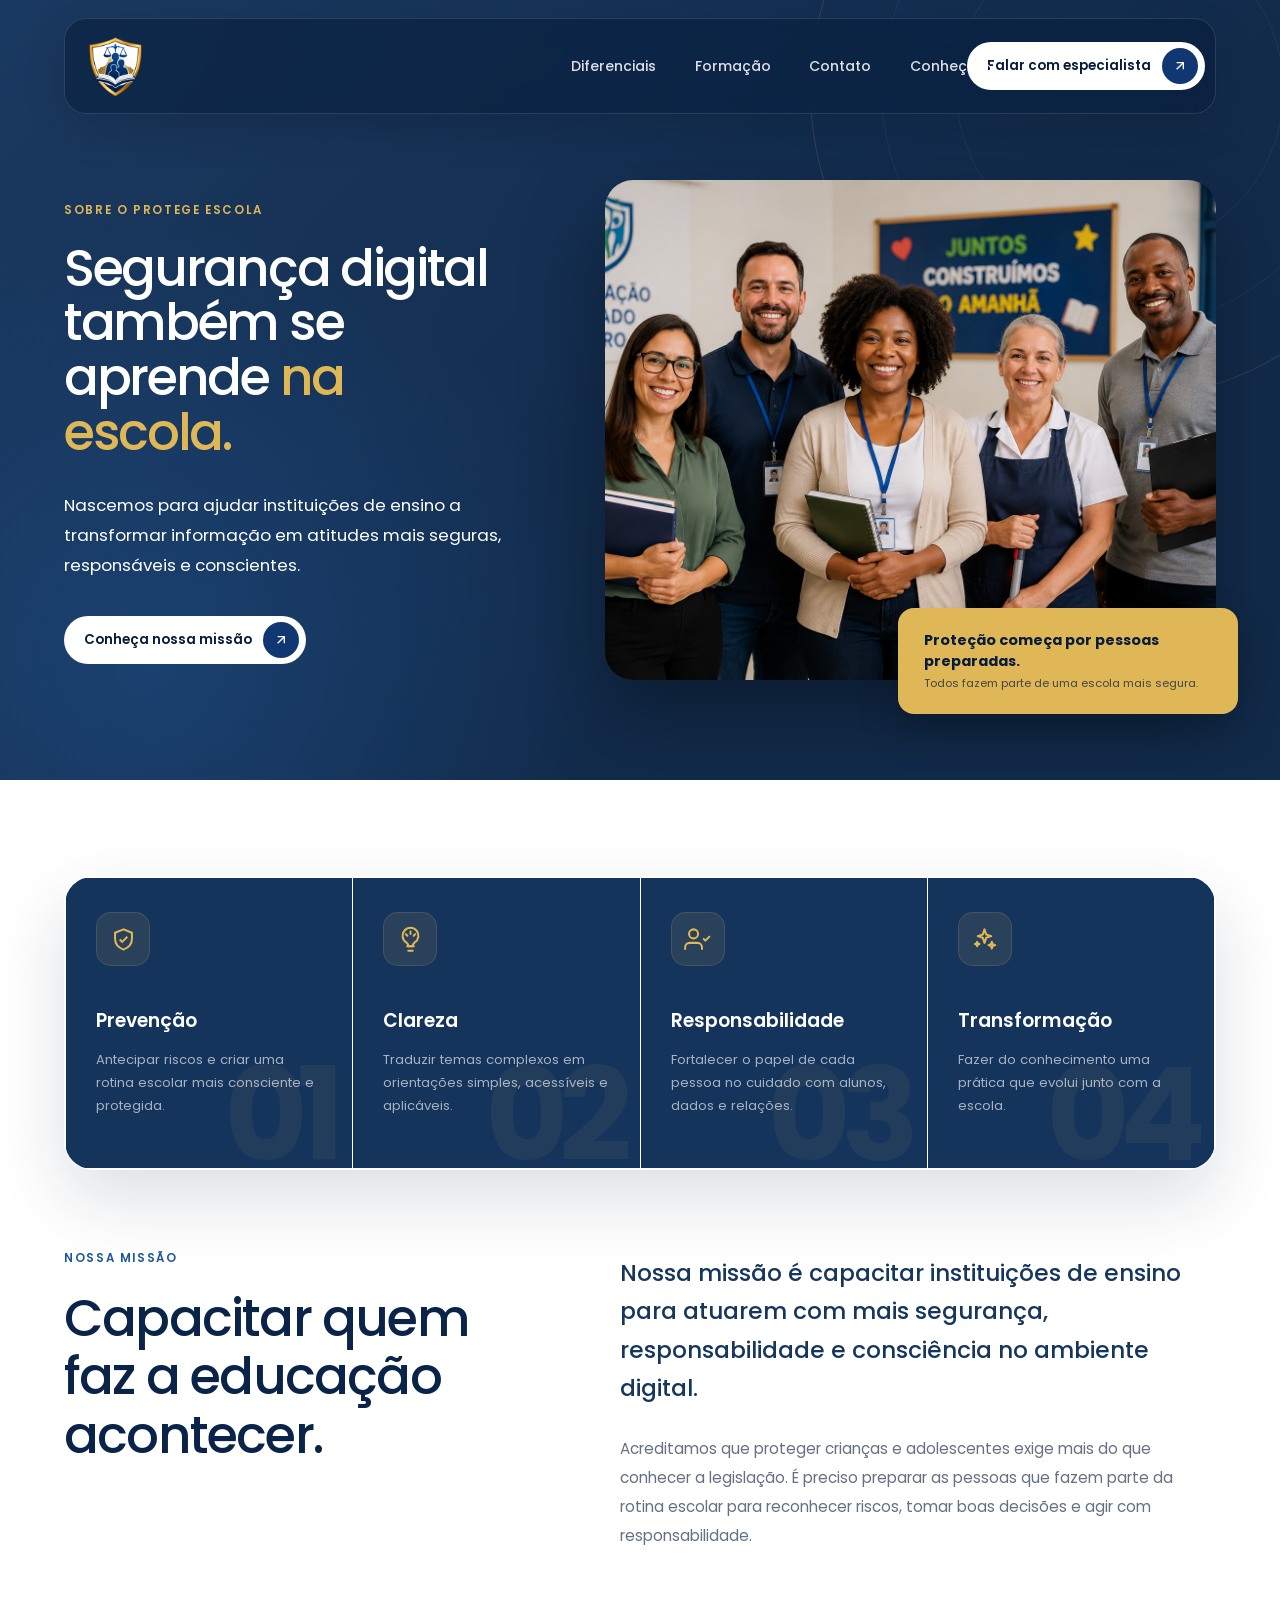
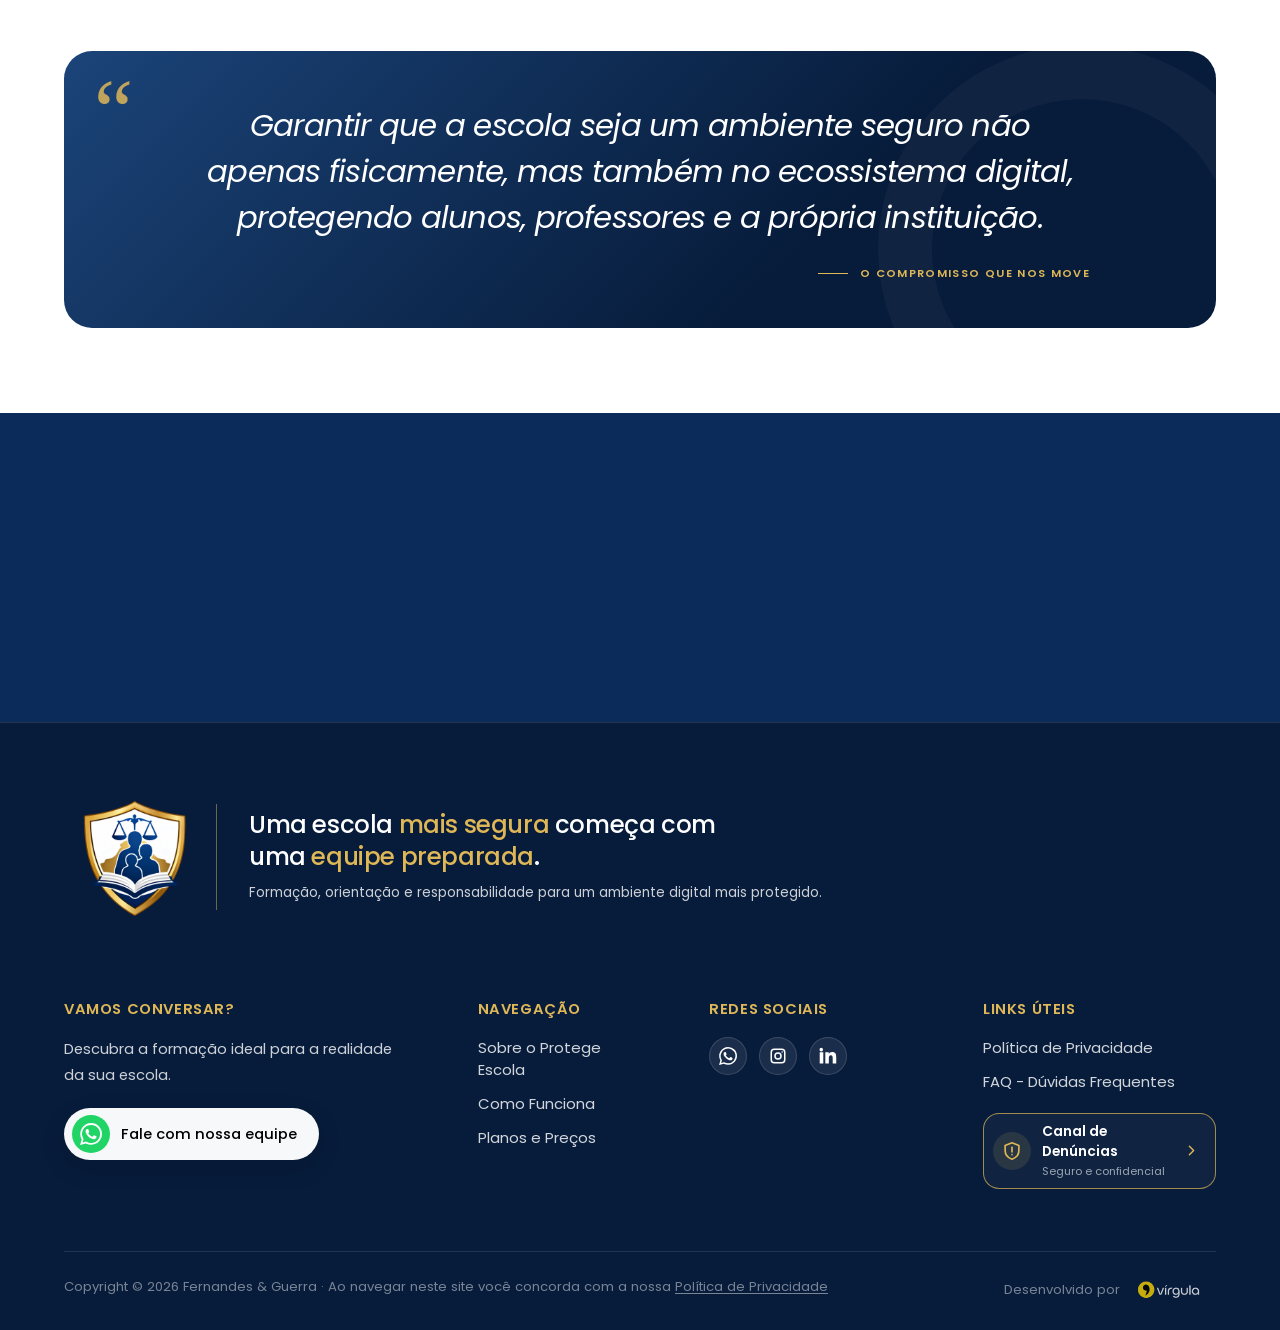
<file: sobre.html>
<!DOCTYPE html>
<html lang="pt-BR">
<head>
  <meta charset="UTF-8">
  <meta name="viewport" content="width=device-width, initial-scale=1.0">
  <meta name="description" content="Conheça a missão do Protege Escola e nosso compromisso com uma educação mais segura no ambiente digital.">
  <title>Sobre | Protege Escola</title>
  <link rel="preconnect" href="https://fonts.googleapis.com">
  <link rel="preconnect" href="https://fonts.gstatic.com" crossorigin>
  <link href="https://fonts.googleapis.com/css2?family=Poppins:wght@300;400;500;600;700&display=swap" rel="stylesheet">
  <link rel="stylesheet" href="style.css">
</head>
<body class="about-page">
  <header class="site-header">
    <div class="container site-header-inner">
      <a class="site-header-logo" href="index.html" aria-label="Protege Escola - início">
        <img src="assets/logo-protege-escola.png" alt="Protege Escola">
      </a>
      <nav class="site-header-nav" id="site-header-nav" aria-label="Navegação principal">
        <a href="index.html#diferenciais">Diferenciais</a>
        <a href="index.html#formacao">Formação</a>
        <a href="index.html#contato">Contato</a>
        <div class="site-header-dropdown">
          <button class="site-header-dropdown-toggle" type="button" aria-expanded="false" aria-controls="site-header-dropdown-menu">
            <span>Conheça</span>
            <svg viewBox="0 0 24 24" fill="none" stroke="currentColor" stroke-width="2" aria-hidden="true"><path d="m6 9 6 6 6-6"/></svg>
          </button>
          <div class="site-header-dropdown-menu" id="site-header-dropdown-menu">
            <a href="sobre.html" aria-current="page"><span>Sobre</span><small>Conheça o Protege Escola</small></a>
            <a href="como-funciona.html"><span>Como Funciona</span><small>Entenda todas as etapas</small></a>
            <a href="planos.html"><span>Planos</span><small>Encontre a opção ideal</small></a>
          </div>
        </div>
      </nav>
      <a class="site-header-cta" href="index.html#contato">
        <span>Falar com especialista</span>
        <svg viewBox="0 0 24 24" fill="none" stroke="currentColor" stroke-width="2" aria-hidden="true"><path d="M7 17 17 7"/><path d="M7 7h10v10"/></svg>
      </a>
      <button class="site-header-toggle" type="button" aria-expanded="false" aria-controls="site-header-nav" aria-label="Abrir menu"><span></span><span></span><span></span></button>
    </div>
  </header>

  <main>
    <section class="about-hero" id="topo">
      <div class="about-hero-glow" aria-hidden="true"></div>
      <div class="container about-hero-grid">
        <div class="about-hero-copy">
          <span class="about-kicker">Sobre o Protege Escola</span>
          <h1>Segurança digital também se aprende <span>na escola.</span></h1>
          <p>Nascemos para ajudar instituições de ensino a transformar informação em atitudes mais seguras, responsáveis e conscientes.</p>
          <a class="about-scroll-link" href="#missao">
            Conheça nossa missão
            <span aria-hidden="true">
              <svg viewBox="0 0 24 24" fill="none" stroke="currentColor" stroke-width="2"><path d="M7 17 17 7"/><path d="M7 7h10v10"/></svg>
            </span>
          </a>
        </div>
        <figure class="about-hero-photo">
          <img src="assets/image-funcionários.png" alt="Equipe escolar reunida em um ambiente de ensino">
          <figcaption><strong>Proteção começa por pessoas preparadas.</strong><span>Todos fazem parte de uma escola mais segura.</span></figcaption>
        </figure>
      </div>
    </section>

    <section class="about-values" aria-label="Valores do Protege Escola">
      <div class="container">
        <div class="about-values-grid">
          <article class="about-value-card"><span>01</span><div class="about-value-icon"><svg viewBox="0 0 24 24" fill="none" stroke="currentColor" stroke-width="1.8"><path d="M12 3 4.5 6v5.4c0 4.7 3.2 8 7.5 9.6 4.3-1.6 7.5-4.9 7.5-9.6V6L12 3Z"/><path d="m8.7 12 2.1 2.1 4.6-4.6"/></svg></div><h3>Prevenção</h3><p>Antecipar riscos e criar uma rotina escolar mais consciente e protegida.</p></article>
          <article class="about-value-card"><span>02</span><div class="about-value-icon"><svg viewBox="0 0 24 24" fill="none" stroke="currentColor" stroke-width="1.8" stroke-linecap="round" stroke-linejoin="round"><path d="M9 18h6"/><path d="M10 22h4"/><path d="M8.2 14.5A7 7 0 1 1 15.8 14.5C14.7 15.3 14 16.5 14 18h-4c0-1.5-.7-2.7-1.8-3.5Z"/><path d="M12 5v2"/><path d="m7.8 7.2 1.4 1.4"/><path d="m16.2 7.2-1.4 1.4"/></svg></div><h3>Clareza</h3><p>Traduzir temas complexos em orientações simples, acessíveis e aplicáveis.</p></article>
          <article class="about-value-card"><span>03</span><div class="about-value-icon"><svg viewBox="0 0 24 24" fill="none" stroke="currentColor" stroke-width="1.8"><path d="M16 21v-2a4 4 0 0 0-4-4H5a4 4 0 0 0-4 4v2"/><circle cx="8.5" cy="7" r="4"/><path d="M17 11l2 2 4-4"/></svg></div><h3>Responsabilidade</h3><p>Fortalecer o papel de cada pessoa no cuidado com alunos, dados e relações.</p></article>
          <article class="about-value-card"><span>04</span><div class="about-value-icon"><svg viewBox="0 0 24 24" fill="none" stroke="currentColor" stroke-width="1.8" stroke-linecap="round" stroke-linejoin="round"><path d="m12 3 1.5 4.5L18 9l-4.5 1.5L12 15l-1.5-4.5L6 9l4.5-1.5L12 3Z"/><path d="m18.5 14 .75 2.25L21.5 17l-2.25.75L18.5 20l-.75-2.25L15.5 17l2.25-.75.75-2.25Z"/><path d="m5.5 14 .55 1.45L7.5 16l-1.45.55L5.5 18l-.55-1.45L3.5 16l1.45-.55L5.5 14Z"/></svg></div><h3>Transformação</h3><p>Fazer do conhecimento uma prática que evolui junto com a escola.</p></article>
        </div>
      </div>
    </section>

    <section class="about-mission" id="missao">
      <div class="container about-mission-grid">
        <div class="about-section-heading">
          <span class="about-kicker about-kicker-dark">Nossa missão</span>
          <h2>Capacitar quem faz a educação acontecer.</h2>
        </div>
        <div class="about-mission-copy">
          <p class="about-lead">Nossa missão é capacitar instituições de ensino para atuarem com mais segurança, responsabilidade e consciência no ambiente digital.</p>
          <p>Acreditamos que proteger crianças e adolescentes exige mais do que conhecer a legislação. É preciso preparar as pessoas que fazem parte da rotina escolar para reconhecer riscos, tomar boas decisões e agir com responsabilidade.</p>
        </div>
      </div>
    </section>

    <section class="about-belief">
      <div class="container about-belief-card">
        <span class="about-quote-mark" aria-hidden="true">“</span>
        <blockquote>Garantir que a escola seja um ambiente seguro não apenas fisicamente, mas também no ecossistema digital, protegendo alunos, professores e a própria instituição.</blockquote>
        <div class="about-belief-label"><span></span> O compromisso que nos move</div>
      </div>
    </section>

    <section class="school-parallax" aria-label="Ambiente escolar Protege Escola"></section>
  </main>

  <footer class="site-footer">
    <div class="container site-footer-logo">
      <img src="assets/logo-protege-escola.png" alt="Protege Escola">
      <div class="site-footer-intro">
        <p>Uma escola <span>mais segura</span> começa <span class="site-footer-title-tail">com <br>
          uma <span>equipe preparada</span>.</span></p>
        <small>Formação, orientação e responsabilidade para um ambiente digital mais protegido.</small>
      </div>
    </div>
    <div class="container site-footer-main">
      <div class="site-footer-brand">
        <strong>Vamos conversar?</strong>
        <p>Descubra a formação ideal para a realidade da sua escola.</p>
        <a class="site-footer-whatsapp" href="index.html#contato" aria-label="Fale com nossa equipe pelo WhatsApp">
          <span class="site-footer-whatsapp-icon" aria-hidden="true"><svg viewBox="0 0 24 24"><path d="M20.52 3.48A11.8 11.8 0 0 0 12.1 0 11.9 11.9 0 0 0 1.8 17.85L.1 24l6.3-1.65A11.9 11.9 0 0 0 24 11.9c0-3.18-1.24-6.17-3.48-8.42ZM12.1 21.83a9.9 9.9 0 0 1-5.05-1.38l-.36-.21-3.74.98 1-3.64-.24-.38A9.85 9.85 0 1 1 12.1 21.83Zm5.4-7.38c-.3-.15-1.75-.86-2.02-.96-.27-.1-.47-.15-.66.15-.2.3-.76.96-.94 1.16-.17.2-.34.22-.64.08-.3-.15-1.25-.46-2.38-1.47a8.9 8.9 0 0 1-1.65-2.05c-.17-.3-.02-.46.13-.6.13-.13.3-.34.44-.51.15-.18.2-.3.3-.5.1-.19.05-.36-.03-.5-.07-.15-.66-1.6-.91-2.18-.24-.58-.48-.5-.66-.51h-.57c-.2 0-.52.07-.8.36-.27.3-1.03 1.01-1.03 2.46s1.06 2.85 1.2 3.05c.15.2 2.08 3.18 5.05 4.46.7.3 1.25.49 1.69.62.7.23 1.35.2 1.86.12.57-.08 1.75-.72 2-1.41.25-.7.25-1.3.17-1.42-.07-.12-.27-.2-.57-.35Z"/></svg></span>
          <span>Fale com nossa equipe</span>
        </a>
      </div>
      <nav class="site-footer-nav" aria-label="Navegação do rodapé">
        <strong>Navegação</strong><a href="sobre.html">Sobre o Protege Escola</a><a href="como-funciona.html">Como Funciona</a><a href="planos.html">Planos e Preços</a>
      </nav>
      <div class="site-footer-social">
        <strong>Redes Sociais</strong>
        <div class="site-footer-social-links">
          <a href="#" aria-label="WhatsApp"><svg viewBox="0 0 24 24" aria-hidden="true"><path d="M20.52 3.48A11.8 11.8 0 0 0 12.1 0 11.9 11.9 0 0 0 1.8 17.85L.1 24l6.3-1.65A11.9 11.9 0 0 0 24 11.9c0-3.18-1.24-6.17-3.48-8.42ZM12.1 21.83a9.9 9.9 0 0 1-5.05-1.38l-.36-.21-3.74.98 1-3.64-.24-.38A9.85 9.85 0 1 1 12.1 21.83Zm5.4-7.38c-.3-.15-1.75-.86-2.02-.96-.27-.1-.47-.15-.66.15-.2.3-.76.96-.94 1.16-.17.2-.34.22-.64.08-.3-.15-1.25-.46-2.38-1.47a8.9 8.9 0 0 1-1.65-2.05c-.17-.3-.02-.46.13-.6.13-.13.3-.34.44-.51.15-.18.2-.3.3-.5.1-.19.05-.36-.03-.5-.07-.15-.66-1.6-.91-2.18-.24-.58-.48-.5-.66-.51h-.57c-.2 0-.52.07-.8.36-.27.3-1.03 1.01-1.03 2.46s1.06 2.85 1.2 3.05c.15.2 2.08 3.18 5.05 4.46.7.3 1.25.49 1.69.62.7.23 1.35.2 1.86.12.57-.08 1.75-.72 2-1.41.25-.7.25-1.3.17-1.42-.07-.12-.27-.2-.57-.35Z"/></svg></a>
          <a href="#" aria-label="Instagram"><svg viewBox="0 0 24 24" aria-hidden="true"><path d="M7 2h10a5 5 0 0 1 5 5v10a5 5 0 0 1-5 5H7a5 5 0 0 1-5-5V7a5 5 0 0 1 5-5Zm0 2a3 3 0 0 0-3 3v10a3 3 0 0 0 3 3h10a3 3 0 0 0 3-3V7a3 3 0 0 0-3-3H7Zm10.5 1.5a1 1 0 1 1 0 2 1 1 0 0 1 0-2ZM12 7a5 5 0 1 1 0 10 5 5 0 0 1 0-10Zm0 2a3 3 0 1 0 0 6 3 3 0 0 0 0-6Z"/></svg></a>
          <a href="#" aria-label="LinkedIn"><svg viewBox="0 0 24 24" aria-hidden="true"><path d="M5.34 3.5A2.34 2.34 0 1 1 .66 3.5a2.34 2.34 0 0 1 4.68 0ZM.96 7.1h4.76V22H.96V7.1Zm7.46 0h4.56v2.04h.07c.63-1.2 2.18-2.47 4.48-2.47C22.33 6.67 23 9.83 23 13.94V22h-4.75v-7.14c0-1.7-.03-3.9-2.38-3.9-2.38 0-2.74 1.86-2.74 3.78V22H8.42V7.1Z"/></svg></a>
        </div>
      </div>
      <nav class="site-footer-links" aria-label="Links úteis">
        <strong>Links úteis</strong><a href="politica-de-privacidade.html">Política de Privacidade</a><a href="faq.html">FAQ - Dúvidas Frequentes</a>
        <a class="site-footer-report" href="canal-de-denuncias.html" aria-label="Conheça o Canal de Denúncias">
          <span class="site-footer-report-icon" aria-hidden="true"><svg viewBox="0 0 24 24" fill="none" stroke="currentColor" stroke-width="1.8" stroke-linecap="round" stroke-linejoin="round"><path d="M12 3 4.5 6v5.4c0 4.7 3.2 8 7.5 9.6 4.3-1.6 7.5-4.9 7.5-9.6V6L12 3Z"/><path d="M12 8v5"/><path d="M12 16h.01"/></svg></span>
          <span class="site-footer-report-copy"><strong>Canal de Denúncias</strong><small>Seguro e confidencial</small></span>
          <svg class="site-footer-report-arrow" viewBox="0 0 24 24" fill="none" stroke="currentColor" stroke-width="2" stroke-linecap="round" stroke-linejoin="round" aria-hidden="true"><path d="m9 18 6-6-6-6"/></svg>
        </a>
      </nav>
    </div>
    <div class="container site-footer-bottom"><p>Copyright © 2026 Fernandes &amp; Guerra <span aria-hidden="true">·</span> Ao navegar neste site você concorda com a nossa <a href="politica-de-privacidade.html">Política de Privacidade</a></p><div class="site-footer-credit"><span>Desenvolvido por</span><img src="assets/virgula-logo.png" alt="Vírgula"></div></div>
  </footer>
  <script src="script.js"></script>
</body>
</html>
</file>
<file: style.css>
/* =========================
   RESET
========================= */

*{
  margin:0;
  padding:0;
  box-sizing:border-box;
}

html{
  scroll-behavior:smooth;
}

body{
  font-family:'Poppins',sans-serif;
  overflow-x:hidden;
}

/* =========================
   HEADER
========================= */

.site-header{
  position:fixed;
  z-index:50;
  top:0;
  left:0;
  width:100%;
  padding-top:18px;
  transition:padding .3s ease;
}

.site-header-inner{
  display:grid;
  grid-template-columns:auto 1fr auto;
  align-items:center;
  gap:32px;
  min-height:84px;
  padding:11px 10px 11px 14px;
  background:#071c3b89;
  border:1px solid rgba(255,255,255,.12);
  border-radius:22px;
  box-shadow:0 16px 42px rgba(0,0,0,.14);
  backdrop-filter:blur(12px);
  -webkit-backdrop-filter:blur(12px);
  transition:width .3s ease,min-height .3s ease,padding .3s ease,border-radius .3s ease,background .3s ease,box-shadow .3s ease;
}

.site-header-logo{display:block;width:72px;height:72px;transition:width .3s ease,height .3s ease;}
.site-header-logo img{display:block;width:100%;height:100%;object-fit:contain;}

.site-header.is-scrolled{padding-top:0;}

.site-header.is-scrolled .site-header-inner{
  width:100%;
  max-width:none;
  min-height:91px;
  padding:7px max(5vw,calc((100vw - 1280px)/2 + 10px));
  background:#071c3bc8;
  border-top:0;
  border-right:0;
  border-left:0;
  border-radius:0;
  box-shadow:0 10px 30px rgba(0,0,0,.2);
}

.site-header.is-scrolled .site-header-logo{width:66px;height:66px;}

.site-header-nav{
  display:flex;
  justify-content:center;
  align-items:center;
  gap:clamp(22px,3vw,44px);
  transform:translateX(226px);
}

.site-header-nav a{
  position:relative;
  padding:8px 0;
  color:rgba(255,255,255,.86);
  font-size:.88rem;
  font-weight:500;
  text-decoration:none;
  transition:color .25s ease;
}

.site-header-nav a::after{
  content:"";
  position:absolute;
  right:0;
  bottom:6px;
  width:100%;
  height:1.5px;
  background:#DFB757;
  transform:scaleX(0);
  transform-origin:right;
  transition:transform .3s ease;
}

.site-header-nav a:hover{color:#fff;}
.site-header-nav a:hover::after{transform:scaleX(1);transform-origin:left;}

.site-header-dropdown{position:relative;}

.site-header-dropdown-toggle{
  display:flex;
  align-items:center;
  gap:7px;
  padding:8px 0;
  color:rgba(255,255,255,.86);
  background:none;
  border:0;
  font:inherit;
  font-size:.88rem;
  font-weight:500;
  cursor:pointer;
  transition:color .25s ease;
}

.site-header-dropdown-toggle svg{width:15px;height:15px;transition:transform .3s ease;}
.site-header-dropdown:hover .site-header-dropdown-toggle,
.site-header-dropdown:focus-within .site-header-dropdown-toggle,
.site-header-dropdown.is-open .site-header-dropdown-toggle{color:#fff;}
.site-header-dropdown:hover .site-header-dropdown-toggle svg,
.site-header-dropdown:focus-within .site-header-dropdown-toggle svg,
.site-header-dropdown.is-open .site-header-dropdown-toggle svg{transform:rotate(180deg);}

.site-header-dropdown-menu{
  position:absolute;
  top:calc(100% + 16px);
  left:50%;
  display:grid;
  width:270px;
  padding:8px;
  background:rgba(5,22,48,.98);
  border:1px solid rgba(255,255,255,.12);
  border-radius:16px;
  box-shadow:0 20px 45px rgba(0,0,0,.3);
  opacity:0;
  visibility:hidden;
  transform:translate(-50%,-8px);
  transition:opacity .25s ease,visibility .25s ease,transform .25s ease;
}

.site-header-dropdown-menu::before{
  content:"";
  position:absolute;
  right:0;
  bottom:100%;
  left:0;
  height:16px;
}

.site-header-dropdown:hover .site-header-dropdown-menu,
.site-header-dropdown:focus-within .site-header-dropdown-menu,
.site-header-dropdown.is-open .site-header-dropdown-menu{opacity:1;visibility:visible;transform:translate(-50%,0);}

.site-header-dropdown-menu a{display:flex;flex-direction:column;gap:2px;padding:11px 13px;border-radius:10px;}
.site-header-dropdown-menu a::after{display:none;}
.site-header-dropdown-menu a:hover{background:rgba(255,255,255,.07);}
.site-header-dropdown-menu a span{color:#fff;font-size:.84rem;font-weight:600;}
.site-header-dropdown-menu a small{color:rgba(255,255,255,.52);font-size:.7rem;font-weight:400;}

.site-header-cta{
  display:inline-flex;
  align-items:center;
  gap:11px;
  min-height:48px;
  padding:6px 7px 6px 20px;
  color:#071c3b;
  background:#fff;
  border-radius:999px;
  font-size:.84rem;
  font-weight:600;
  text-decoration:none;
  transition:transform .25s ease,background .25s ease;
}

.site-header-cta svg{
  width:36px;
  height:36px;
  padding:10px;
  color:#fff;
  background:#103772;
  border-radius:50%;
  transition:transform .3s ease;
}

.site-header-cta:hover{background:#f4f5f8;transform:translateY(-2px);}
.site-header-cta:hover svg{transform:rotate(45deg);}

.site-header-toggle{
  display:none;
  width:46px;
  height:46px;
  padding:0;
  background:rgba(255,255,255,.08);
  border:1px solid rgba(255,255,255,.14);
  border-radius:50%;
  cursor:pointer;
}

.site-header-toggle span{
  display:block;
  width:19px;
  height:1.5px;
  margin:4px auto;
  background:#fff;
  transition:transform .25s ease,opacity .25s ease;
}

/* =========================
   CONTAINER
========================= */

.container{
  width:min(1280px,90%);
  margin:auto;
  position:relative;
}

/* =========================
   HERO
========================= */

.hero{
  position:relative;

  min-height:88vh;

  display:flex;
  align-items:center;

  background-image:url("assets/background-hero.png");
  background-size:cover;
  /* Aumente o segundo valor para subir a imagem de fundo. */
  background-position:center 502%;
  background-repeat:no-repeat;

  padding:120px 0 180px;

  overflow:hidden;
}

/* Overlay azul escuro */

.hero-overlay{
  position:absolute;
inset:0 0 92px 0;
  background:
  linear-gradient(
    135deg,
    rgba(5,22,48,.94) 0%,
    rgba(10,36,77,.88) 35%,
    rgba(16,55,114,.55) 45%,
    transparent 75%
  );
}

/* ================== CONTEÚDO =================== */

.hero-content{
  position:relative;
  z-index:2;

  max-width:650px;
  transform:translateY(22px);
}

/* Texto superior */

.hero-tag{
  display:inline-block;
  color:#DFB757;
  font-size:15px;
  font-weight:600;
  letter-spacing:1px;
  text-transform:uppercase;
  margin-bottom:22px;
}

/* Título */

.hero h1{
  color:#fff;
  font-size:clamp(2.8rem,4.5vw,4rem);
  line-height:1.05;
  font-weight:600;
  max-width:700px;
  margin-bottom:20px;
}

/* Descrição */

.hero p{
  color:rgba(255,255,255,.92);
  font-size:1rem;
  line-height:1.7;
  max-width:620px;
  margin-bottom:28px;
}

/* =========================
   BOTÕES
========================= */

.hero-buttons{
 display:flex;
  gap:14px;
  margin-bottom:0;
}

.btn-animated{
  position:relative;
  display:inline-flex;
  align-items:center;
  height:56px; /* era 48px */
  padding:4px 64px 4px 24px; /* era 4px 56px 4px 24px */
  background:#103772;
  color:#fff;
  text-decoration:none;
  font-size:.95rem;
  font-weight:600;
  border-radius:999px;
  overflow:hidden;
  cursor:pointer;
  transition:padding .5s ease;
}

.btn-animated-text{
  position:relative;
  z-index:2;
}

.btn-animated-icon{
  position:absolute;
  right:4px;
  width:48px; /* era 40px */
  height:48px; /* era 40px */
  display:flex;
  align-items:center;
  justify-content:center;
  background:#fff;
  color:#103772;
  border-radius:50%;
  box-shadow:  0 25px 80px #ffffff;
  transition:right .6s ease, transform .6s ease;
}

.btn-animated-icon svg{
  width:18px; /* aumenta só a seta */
  height:18px;
}

.btn-animated:hover{
  padding:4px 24px 4px 64px;
    
}

.btn-animated:hover .btn-animated-icon{
  right:calc(100% - 52px); /* era calc(100% - 44px) */
  transform:rotate(45deg);
}


/* Botão secundário */

.btn-secondary{
  display:inline-flex;
  align-items:center;
  justify-content:center;
  padding: 16px 28px;
  background:#FFFFFF;
  color:#103772;
  text-decoration:none;
  border-radius:999px;
  font-size:.95rem;
  font-weight:600;
  transition:.3s ease;
}

.btn-secondary:hover{
  background:#eceffa;
}

.hero-features-section{
  position:relative;
  z-index:1;
  margin-top:-92px;
  padding:90px 0  85px;
  background:#f6f8fc;
}

.hero-features{
  /* Ajustes da imagem: altere estes valores para mover ou redimensionar. */
  --kid-card-width:630px;
  --kid-card-top:-293px;
  --kid-card-right:-15px;

  position:relative;
  z-index:10;
  display:grid;
  grid-template-columns:repeat(4,1fr);
  gap:24px;
  background:#fff;
  border-radius:24px;
  padding:38px;
  box-shadow:0 5px 14px rgba(0,0,0,.12);
}

.hero-features-title{
  grid-column:1 / -1;
  position:relative;
  z-index:2;
  max-width:360px;
  color:#103772;
  font-size:.82rem;
  line-height:1.4;
  font-weight:600;
  letter-spacing:.04em;
  text-transform:uppercase;
}

.hero-features-visual{
  position:absolute;
  z-index:1;
  top:var(--kid-card-top);
  right:var(--kid-card-right);
  width:var(--kid-card-width);
  aspect-ratio:16 / 9;
  pointer-events:none;
  user-select:none;
}

.hero-features-kid{
  display:block;
  width:100%;
  max-width:none;
  height:auto;
}

.security-icon{
  position:absolute;
  width:var(--security-size);
  height:auto;
  opacity:0;
  visibility:hidden;
  filter:drop-shadow(0 5px 8px rgba(16,55,114,.24));
}

/* Posições dos escudos ao redor do celular. */
.security-icon-1{top:2%;left:39%;--security-size:15%;}
.security-icon-2{top:14%;right:32%;--security-size:15%;}
.security-icon-3{top:28%;left:31%;--security-size:15%;}
.security-icon-4{top:40%;right:31%;--security-size:15%;}
.security-icon-5{top:52%;left:39%;--security-size:15%;}

.security-icon.is-pulsing{
  animation:security-pulse .76s ease-in-out both;
}

@keyframes security-pulse{
  0%,100%{
    opacity:0;
    visibility:hidden;
    transform:translateY(8px) scale(.55);
  }
  30%,55%{
    opacity:1;
    visibility:visible;
    transform:translateY(0) scale(1);
  }
  75%{
    opacity:.45;
    visibility:visible;
    transform:translateY(-3px) scale(.88);
  }
}

.feature-item{
  position:relative;
  z-index:2;
  text-align:center;
}

.feature-icon{
  position:relative;
  display:flex;
  align-items:center;
  justify-content:center;

  width:78px;
  height:78px;

  margin:0 auto 16px;
}

.feature-icon::before{
  content:"";
  position:absolute;
  inset:0;
  background:#e8f2ff;
  border:1px solid rgba(76,139,239,.12);
  border-radius:50%;
  transform:scale(1);
  transition:transform .35s ease,background-color .35s ease;
}

.feature-icon img{
  position:relative;
  z-index:1;
  width:58px;
  height:58px;

  object-fit:contain;
}

.feature-icon:hover::before{
  background:#deedff;
  transform:scale(1.1);
}

.feature-item h3{
  color:#103772;
  font-size:1.1rem;
  font-weight:600;
  margin-bottom:10px;
}

.feature-item p{
  color:#5b5a5a;
  font-size:.95rem;
  line-height:1.6;
  margin:0;
}

/* =========================
   POR QUE O PROTEGE ESCOLA
========================= */

.why-protege{
  position:relative;
  padding:100px 0 120px;
  background:radial-gradient(circle at 8% 35%,rgba(223,183,87,.12),transparent 25%),#f6f8fc;
  overflow:hidden;
}

.why-protege::after{
  content:"";
  position:absolute;
  width:360px;
  height:360px;
  right:-210px;
  bottom:-210px;
  border:1px solid rgba(16,55,114,.09);
  border-radius:50%;
  box-shadow:0 0 0 55px rgba(16,55,114,.025),0 0 0 110px rgba(16,55,114,.018);
}

.why-protege-layout{
  z-index:1;
  display:grid;
  grid-template-columns:minmax(280px,.65fr) minmax(720px,1.65fr);
  gap:clamp(50px,7vw,100px);
  align-items:start;
}

.why-protege-intro{
  position:sticky;
  top:0px;
  padding-top:0px;
}

@media (min-width:1025px){
  .why-protege-intro > .section-eyebrow,
  .why-protege-intro > h2,
  .why-protege-intro > p{
    transform:translateY(-28px);
  }
}

.section-eyebrow{
  display:flex;
  align-items:center;
  gap:12px;
  margin-bottom:20px;
  color:#b18727;
  font-size:.78rem;
  font-weight:700;
  letter-spacing:1.5px;
  text-transform:uppercase;
}

.section-eyebrow::before{
  content:"";
  width:30px;
  height:2px;
  background:#DFB757;
}

.why-protege h2{
  color:#0b2b5b;
  font-size:clamp(1.7rem,2.25vw,2.3rem);
  line-height:1.2;
  font-weight:600;
  letter-spacing:-0.5px;
  margin-bottom:26px;
}

.why-protege h2 .nowrap{
  display:block;
  white-space:nowrap;
}

.why-protege h2 span{color:#b18727;}

.why-protege-intro > p{
  max-width:580px;
  color:#272727;
  font-size:1rem;
  line-height:1.85;
}

/* Imagem independente: ajuste estas variáveis sem alterar o layout da seção. */
.why-protege-image{
  --kids-width:420px;
  --kids-offset-x:0px;
  --kids-offset-y:-18px;
  --kids-rotation:0deg;
  width:100%;
  height:280px;
  position:relative;
  pointer-events:none;
}

.why-protege-image img{
  position:absolute;
  left:50%;
  top:0;
  width:var(--kids-width);
  max-width:none;
  height:auto;
  display:block;
  transform:translateX(calc(-50% + var(--kids-offset-x)))
            translateY(var(--kids-offset-y))
            rotate(var(--kids-rotation));
}

.benefits-grid{
  display:grid;
  grid-template-columns:repeat(3,minmax(0,1fr));
  gap:20px;
}

.benefit-card{
  position:relative;
  left:41px;
  min-height:260px;
  padding:30px 28px;
  background:#fff;
  border:1px solid rgba(16,55,114,.08);
  border-radius:20px;
  box-shadow:0 12px 35px rgba(16,55,114,.06);
  overflow:hidden;
  outline:none;
  transition:
    transform .5s cubic-bezier(.22,1,.36,1),
    box-shadow .5s ease,
    border-color .5s ease;
}

.benefit-card::before{
  content:"";
  position:absolute;
  inset:auto 0 0;
  height:4px;
  background:linear-gradient(90deg,#103772,#DFB757);
  transform:scaleX(0);
  transform-origin:left;
  transition:transform .5s cubic-bezier(.22,1,.36,1);
}

.benefit-card:hover,
.benefit-card:focus-visible{
  transform:translateY(-6px);
  border-color:rgba(223,183,87,.45);
  box-shadow:0 22px 50px rgba(16,55,114,.13);
}

.benefit-card:hover::before,
.benefit-card:focus-visible::before{transform:scaleX(1);}

.benefit-icon{
  display:flex;
  align-items:center;
  justify-content:center;
  width:54px;
  height:54px;
  margin-bottom:24px;
  color:#103772;
  background:#eef3fb;
  border-radius:15px;
  transition:
    color .5s ease,
    background-color .5s ease,
    transform .5s cubic-bezier(.22,1,.36,1);
}

.benefit-icon svg{width:27px;height:27px;}

.benefit-card:hover .benefit-icon,
.benefit-card:focus-visible .benefit-icon{
  color:#fff;
  background:#103772;
  transform:rotate(-5deg) scale(1.08);
}

.benefit-card h3{
  position:relative;
  color:#103772;
  font-size:1.05rem;
  font-weight:600;
  margin-bottom:12px;
}

.benefit-card p{
  position:relative;
  color:#5c6470;
  font-size:.84rem;
  line-height:1.65;
}

.card-number{
  position:absolute;
  top:22px;
  right:24px;
  color:rgba(16,55,114,.12);
  font-size:1.25rem;
  font-weight:700;
  transition:color .5s ease;
}

.benefit-card:hover .card-number,
.benefit-card:focus-visible .card-number{color:rgba(177,135,39,.55);}

/* =========================
   DIFERENCIAIS
========================= */

.differentials{
  position:relative;
  padding:120px 0;
  color:#fff;
  background:
    radial-gradient(circle at 10% 10%,rgba(223,183,87,.14),transparent 28%),
    linear-gradient(135deg,#071c3b 0%,#305eb3 100%);
  overflow:hidden;
}

.differentials::before{
  content:none;
}

.differentials-layout{
  display:grid;
  grid-template-columns:minmax(280px,.8fr) minmax(560px,1.2fr);
  gap:clamp(60px,9vw,130px);
  align-items:start;
}

.differentials-heading{
  position:sticky;
  top: 40px;
}

@media (min-width:1025px){
  .differentials-heading{
    transform:translateY(-18px);
  }
}

.differentials-heading h2{
  max-width:490px;
  margin-bottom:24px;
  font-size:clamp(2.1rem,3.2vw,3.35rem);
  line-height:1.14;
  font-weight:600;
  letter-spacing:-1.5px;
}

.differentials-heading h2 span{color:#DFB757;}

.differentials-heading p{
  max-width:480px;
  margin-bottom:28px;
  color:rgb(255, 255, 255);
  font-size:.94rem;
  line-height:1.8;
}

.differentials-list{
  position:relative;
  display:grid;
}

.differential-item{
  position:relative;
}

.differential-question{
  display:grid;
  grid-template-columns:58px 1fr 38px;
  gap:10px;
  align-items:center;
  width:100%;
  padding:4px 0; /* espaço entre os tópicos - ajuste aqui */
  background:none;
  border:none;
  border-bottom:1px solid rgba(255, 255, 255, 0.484);
  list-style:none;
  cursor:pointer;
  outline:none;
  text-align:left;
  font-family:inherit;
  color:inherit;
}

.differential-question:focus-visible{
  border-radius:8px;
  box-shadow:0 0 0 2px #DFB757;
}

.differential-icon{
  display:flex;
  align-items:center;
  justify-content:center;
  width:50px;
  height:50px;
}

.differential-icon img{
  width:28px;
  height:28px;
  object-fit:contain;
}

.differential-item h3{
  margin:0;
  font-size: 0.98rem;
  font-weight:500;
  line-height:1.4;
}

.differential-arrow{
  display:flex;
  align-items:center;
  justify-content:center;
  width:28px;
  height:28px;
}

.differential-arrow img{
  width:34px;
  height:34px;
  object-fit:contain;
  transform:rotate(0deg);
  transform-origin:center;
  will-change:transform;
}

.differential-item.active .differential-arrow img{
  transform:rotate(180deg);
}

/* Animação de altura suave (técnica grid-template-rows) */
.differential-answer{
  display:grid;
  grid-template-rows:0fr;
  overflow:hidden;
  transition:grid-template-rows .35s ease;
}

.differential-item.active .differential-answer{
  grid-template-rows:1fr;
}

.differential-answer-inner{
  overflow:hidden;
  min-height:0;
}

.differential-answer-inner p{
  padding:18px 28px 20px 0; /* espaço entre o traço e a resposta */
  color:rgba(255, 255, 255, 0.764);
  font-size:.88rem;
  line-height:1.75;
}


/* BOTÃO ANIMADO */
.btn-diferential{
  position:relative;
  display:inline-flex;
  align-items:center;
  height:56px; /* era 48px */
  padding:4px 64px 4px 24px; /* era 4px 56px 4px 24px */
  background:#103772;
  color:#fff;
  text-decoration:none;
  font-size:.98rem;
  font-weight:500;
  border-radius:999px;
  overflow:hidden;
  cursor:pointer;
  transition:padding .5s ease;
}

.btn-diferential-text{
  position:relative;
  z-index:2;
}

.btn-diferential-icon{
  position:absolute;
  right:4px;
  width:48px; /* era 40px */
  height:48px; /* era 40px */
  display:flex;
  align-items:center;
  justify-content:center;
  background:#fff;
  color:#103772;
  border-radius:50%;
  box-shadow:  0 25px 80px #ffffff;
  transition:right .6s ease, transform .6s ease;
}

.btn-diferential-icon svg{
  width:18px; /* aumenta só a seta */
  height:18px;
}

.btn-diferential:hover{
  padding:4px 24px 4px 64px;
    
}

.btn-diferential:hover .btn-diferential-icon{
  right:calc(100% - 52px); /* era calc(100% - 44px) */
  transform:rotate(45deg);
}

/* =========================
   O QUE SUA ESCOLA RECEBE
========================= */

.training-journey{
  position:relative;
  padding:120px 0;
  background:#f6f8fc;
  overflow:hidden;
}

.training-journey::before{
  content:"";
  position:absolute;
  width:460px;
  height:460px;
  left:-260px;
  top:80px;
  border:1px solid rgba(16,55,114,.08);
  border-radius:50%;
  box-shadow:0 0 0 70px rgba(223,183,87,.04),0 0 0 140px rgba(16,55,114,.025);
}

.training-journey-layout{
  z-index:1;
  display:grid;
  grid-template-columns:minmax(280px,.72fr) minmax(680px,1.28fr);
  gap:clamp(48px,7vw,92px);
  align-items:start;
}

.training-journey-heading{
  position:sticky;
  top:70px;
}

.training-journey h2{
  max-width:540px;
  color:#0b2b5b;
  font-size:clamp(2rem,3vw,3.1rem);
  line-height:1.14;
  font-weight:600;
  margin-bottom:22px;
}

.training-journey h2 span{
  color:#b18727;
}

.training-journey-heading p{
  max-width:520px;
  color:#4f5867;
  font-size:.98rem;
  line-height:1.85;
}

.journey-preview{
  /* Ajuste estas três variáveis para reposicionar e redimensionar a imagem. */
  --preview-width:640px;
  --preview-x:0px;
  --preview-y:42px;
  width:min(var(--preview-width),100%);
  transform:translate(var(--preview-x),var(--preview-y));
}

.journey-preview-label{
  display:block;
  margin-bottom:12px;
  color:#b18727;
  font-size:.75rem;
  font-weight:700;
  letter-spacing:1.2px;
  text-transform:uppercase;
}

.journey-preview img{
  display:block;
  width:105%;
  height:auto;
  filter:drop-shadow(0 16px 24px rgba(16,55,114,.16));
}

.journey-cards{
  display:grid;
  grid-template-columns:repeat(3,minmax(0,1fr));
  gap:20px;
}

.journey-card{
  position:relative;
  display:grid;
  align-content:start;
  min-height:355px;
  padding:30px 26px;
  background:#fff;
  border:1px solid rgba(16,55,114,.08);
  border-radius:20px;
  box-shadow:0 14px 40px rgba(16,55,114,.07);
  overflow:hidden;
  transition:transform .35s ease,box-shadow .35s ease,border-color .35s ease;
}

.journey-card::before{
  content:"";
  position:absolute;
  inset:auto 0 0;
  height:4px;
  background:linear-gradient(90deg,#103772,#DFB757);
  transform:scaleX(0);
  transform-origin:left;
  transition:transform .35s ease;
}

.journey-card.featured{
  background:#103772;
  border-color:#103772;
  transform:translateY(28px);
}

.journey-card:hover{
  transform:translateY(-6px);
  border-color:rgba(223,183,87,.45);
  box-shadow:0 24px 55px rgba(16,55,114,.12);
}

.journey-card.featured:hover{
  transform:translateY(20px);
}

.journey-card:hover::before{
  transform:scaleX(1);
}

.journey-number{
  display:inline-flex;
  align-items:center;
  justify-content:center;
  min-height:42px;
  padding:10px 18px;
  color:#103772;
  background:#eef3fb;
  border-radius:999px;
  font-size:.82rem;
  font-weight:700;
  text-transform:uppercase;
  letter-spacing:.8px;
}

.journey-card.featured .journey-number{
  color:#fff;
  background:rgba(255,255,255,.13);
}

.journey-title-row{
  display:grid;
  grid-template-columns:48px minmax(0,1fr);
  gap:17px;
  align-items:center;
  margin:26px 0 16px;
}

.journey-icon{
  display:flex;
  align-items:center;
  justify-content:center;
  width:52px;
  height:52px;
  color:#103772;
  background:#eef3fb;
  border-radius:14px;
}

.journey-icon svg{
  width:29px;
  height:29px;
}

.journey-card.featured .journey-icon{
  color:#103772;
  background:#fff;
}

.journey-card h3{
  color:#103772;
  font-size:1rem;
  font-weight:600;
  line-height:1.35;
  margin:0;
}

.journey-card p{
  color:#5c6470;
  font-size:.92rem;
  line-height:1.75;
}

.journey-card.featured h3,
.journey-card.featured p{
  color:#fff;
}

.journey-card.featured p{
  color:rgba(255,255,255,.78);
}

/* =========================
   CHAMADA PARA AÇÃO
========================= */

.proposal-cta{
  position:relative;
  padding:100px 0;
  color:#fff;
  background:#0b2b5b;
  overflow:hidden;
}

.proposal-cta::before{
  content:"";
  position:absolute;
  width:420px;
  height:420px;
  right:-210px;
  top:-250px;
  border:1px solid rgba(223,183,87,.22);
  border-radius:50%;
  box-shadow:0 0 0 70px rgba(255,255,255,.025),0 0 0 140px rgba(223,183,87,.035);
}

.proposal-cta-layout{
  display:grid;
  grid-template-columns:minmax(0,1.35fr) minmax(300px,.65fr);
  gap:clamp(60px,9vw,130px);
  align-items:center;
}

.proposal-cta-content{
  max-width:760px;
}

.proposal-cta-eyebrow{
  display:flex;
  align-items:center;
  gap:12px;
  margin-bottom:20px;
  color:#DFB757;
  font-size:.78rem;
  font-weight:700;
  letter-spacing:1.5px;
  text-transform:uppercase;
}

.proposal-cta h2{
  max-width:700px;
  margin-bottom:22px;
  font-size:clamp(2.3rem,4vw,4rem);
  line-height:1.1;
  font-weight:600;
}

.proposal-cta h2 span{
  color:#DFB757;
}

.proposal-cta-content p{
  max-width:720px;
  margin-bottom:18px;
  color:rgba(255,255,255,.78);
  font-size:1rem;
  line-height:1.8;
}

.proposal-cta-content strong{
  color:#fff;
  font-size:1rem;
  font-weight:600;
}

.proposal-cta-action{
  position:relative;
  padding-left:clamp(0px,3vw,42px);
  border-left:1px solid rgba(255,255,255,.16);
}

.proposal-cta-button{
  margin-bottom:18px;
  background:#DFB757;
  color:#0b2b5b;
}

.proposal-cta-button .btn-animated-icon{
  background:#fff;
  color:#0b2b5b;
  box-shadow:0 16px 40px rgba(255,255,255,.2);
}

.proposal-cta-action p{
  max-width:360px;
  color:rgba(255,255,255,.68);
  font-size:.88rem;
  line-height:1.7;
}

/* =========================
   IMAGEM COM PARALLAX
========================= */

.school-parallax{
  min-height:309px;
  background-color:#0b2b5b;
  background-image:url("assets/background-school.png");
  background-position:center center;
  background-repeat:no-repeat;
  background-size:cover;
}

@media (min-width:1025px){
  .school-parallax{
    background-attachment:fixed;
  }
}

/* =========================
   RODAPÉ
========================= */

.site-footer{
  position:relative;
  color:#fff;
  background:#071c3b;
  border-top:1px solid rgba(255,255,255,.1);
  overflow:hidden;
}

.site-footer-logo{
  display:grid;
  grid-template-columns:120px minmax(460px,1fr);
  gap:clamp(24px,2.5vw,38px);
  align-items:center;
  padding-top:64px;
}

.site-footer-logo img{
  display:block;
  width:140px;
  height:auto;
}

.site-footer-intro{
  position:relative;
  max-width:770px;
  padding:5px 0 5px clamp(24px,2.5vw,40px);
  border-left:1px solid rgba(223,183,87,.48);
}

.site-footer-intro span{
  color:#DFB757;
}

.site-footer-intro .site-footer-title-tail{color:inherit;}


.site-footer-intro p{
  max-width:720px;
  margin:0 0 10px;
  color:#fff;
  font-size:clamp(1.3rem,1.9vw,1.85rem);
  font-weight:500;
  line-height:1.3;
  letter-spacing:-.4px;
}

.site-footer-intro small{
  display:block;
  color:#fffc;
  font-size:.84rem;
  line-height:1.65;
}

.site-footer-main{
  display:grid;
  grid-template-columns:minmax(260px,1.5fr) .72fr .9fr 1fr;
  gap:clamp(32px,5vw,80px);
  padding-top:72px;
  padding-bottom:62px;
}

.site-footer-brand p{
  max-width:390px;
  color:#fffc;
  font-size:.92rem;
  line-height:1.75;
}

.site-footer-whatsapp{
  display:inline-flex;
  align-items:center;
  gap:11px;
  min-height:52px;
  margin-top:8px;
  padding:7px 22px 7px 8px;
  color:#000000;
  background:#f7f8fa;
  border-radius:999px;
  font-size:.92rem;
  font-weight:500;
  text-decoration:none;
  box-shadow:0 8px 24px rgba(0,0,0,.14);
  transition:transform .25s ease,background .25s ease,box-shadow .25s ease;
}

.site-footer-whatsapp:hover{
  color:#071c3b;
  background:#fff;
  transform:translateY(-2px);
  box-shadow:0 12px 28px rgba(0,0,0,.2);
}

.site-footer-whatsapp-icon{
  display:grid;
  place-items:center;
  flex:0 0 38px;
  width:38px;
  height:38px;
  color:#fff;
  background:#20d466;
  border-radius:50%;
}

.site-footer-whatsapp-icon svg{
  width:22px;
  height:22px;
  fill:currentColor;
}

.site-footer-report{
  display:grid;
  grid-template-columns:38px minmax(0,1fr) 18px;
  align-items:center;
  gap:11px;
  width:min(100%,290px);
  min-height:62px;
  margin-top:4px;
  padding:8px 14px 8px 9px;
  color:#fff;
  background:rgba(255,255,255,.04);
  border:1px solid rgba(223,183,87,.7);
  border-radius:16px;
  text-decoration:none;
  transition:transform .25s ease,background .25s ease,border-color .25s ease;
}

.site-footer-report:hover{
  color:#fff;
  background:rgba(223,183,87,.1);
  border-color:#DFB757;
  transform:translateY(-2px);
}

.site-footer-report-icon{
  display:grid;
  place-items:center;
  width:38px;
  height:38px;
  color:#DFB757;
  background:rgba(223,183,87,.12);
  border-radius:50%;
}

.site-footer-report-icon svg{width:22px;height:22px;}
.site-footer-report-copy{display:flex;flex-direction:column;gap:2px;}
.site-footer-report-copy strong{margin:0;color:#fff;font-size:.86rem;letter-spacing:0;text-transform:none;}
.site-footer-report-copy small{color:rgba(255,255,255,.58);font-size:.68rem;}
.site-footer-report-arrow{width:17px;height:17px;color:#DFB757;transition:transform .25s ease;}
.site-footer-report:hover .site-footer-report-arrow{transform:translateX(3px);}

#canal-denuncias{scroll-margin-top:30px;}

.site-footer-brand,
.site-footer-nav,
.site-footer-social,
.site-footer-links{
  display:flex;
  flex-direction:column;
  align-items:flex-start;
  gap:12px;
}

.site-footer-brand strong,
.site-footer-nav strong,
.site-footer-social strong,
.site-footer-links strong{
  margin-bottom:5px;
  color:#DFB757;
  font-size:.92rem;
  font-weight:600;
  letter-spacing:.6px;
  text-transform:uppercase;
}

.site-footer-nav a,
.site-footer-links a{
  position:relative;
  color:rgba(255,255,255,.82);
  font-size:.93rem;
  font-weight:400;
  text-decoration:none;
  transition:color .25s ease;
}

.site-footer-nav a::after,
.site-footer-links a:not(.site-footer-report)::after{
  content:"";
  position:absolute;
  left:0;
  bottom:-5px;
  width:100%;
  height:1.5px;
  background:#DFB757;
  border-radius:999px;
  transform:scaleX(0);
  transform-origin:right;
  transition:transform .32s ease;
}

.site-footer-nav a:hover::after,
.site-footer-links a:not(.site-footer-report):hover::after{
  transform:scaleX(1);
  transform-origin:left;
}



.site-footer-bottom a:hover{
  color:#cdcdcf;
}

.site-footer-links .site-footer-report{margin-top:8px;color:#fff;font-size:inherit;}
.site-footer-links .site-footer-report:hover{color:#fff;}
.site-footer-links .site-footer-report-copy strong{margin:0;color:#fff;font-size:.86rem;letter-spacing:0;text-transform:none;}

.site-footer-social-links{display:flex;gap:12px;}
.site-footer-social-links a{display:grid;place-items:center;width:38px;height:38px;color:#fff;background:rgba(255,255,255,.08);border:1px solid rgba(255,255,255,.14);border-radius:50%;transition:color .25s ease,background .25s ease,transform .25s ease;}
.site-footer-social-links a:hover{color:#071c3b;background:#DFB757;transform:translateY(-2px);}
.site-footer-social-links svg{width:18px;height:18px;fill:currentColor;}

.site-footer-bottom{
  display:flex;
  justify-content:space-between;
  gap:24px;
  padding-top:24px;
  padding-bottom:26px;
  color:rgba(255,255,255,.46);
  border-top:1px solid rgba(255,255,255,.1);
  font-size:.82rem;
}

.site-footer-bottom p{margin:0;line-height:1.6;}
.site-footer-bottom a{color:inherit;text-decoration:underline;text-underline-offset:2px;transition:color .25s ease;}
.site-footer-credit{display:flex;align-items:center;gap:0px;white-space:nowrap;}
.site-footer-credit img{display:block;width:96px;max-height:28px;object-fit:contain;opacity: 0.78;}

@media (max-width:1024px){
  .hero{padding-bottom:120px;}
  .hero-buttons{margin-bottom:0;}
  .hero-features-section{padding-top:80px;}
  .hero-features{--kid-card-width:350px;--kid-card-top:-125px;grid-template-columns:repeat(2,1fr);}
  .why-protege{padding-top:100px;}
  .why-protege-layout{grid-template-columns:1fr;gap:48px;}
  .why-protege-intro{position:relative;top:auto;max-width:720px;}
  .why-protege-image{--kids-width:380px;height:310px;}
  .benefits-grid{grid-template-columns:repeat(2,minmax(0,1fr));}
  .differentials-layout{grid-template-columns:1fr;gap:56px;}
  .differentials-heading{position:relative;top:auto;max-width:720px;}
  .training-journey-layout{grid-template-columns:1fr;gap:42px;}
  .training-journey-heading{position:relative;top:auto;max-width:720px;}
  .journey-preview{--preview-y:28px;}
  .proposal-cta-layout{grid-template-columns:1fr;gap:44px;}
  .proposal-cta-action{padding-left:0;border-left:0;}
  .site-footer-logo{grid-template-columns:120px 1fr;gap:28px;}
  .site-footer-main{grid-template-columns:1.3fr 1fr;}
}

@media (max-width:880px){
  .site-header{padding-top:12px;}
  .site-header-inner{grid-template-columns:auto 1fr auto;min-height:68px;padding:6px 8px 6px 12px;border-radius:18px;}
  .site-header-logo{width:58px;height:58px;}
  .site-header-cta{display:none;}
  .site-header-toggle{display:block;grid-column:3;}
  .site-header-nav{
    position:absolute;
    top:calc(100% + 10px);
    right:0;
    left:0;
    display:flex;
    flex-direction:column;
    align-items:stretch;
    gap:0;
    padding:12px;
    background:rgba(5,22,48,.97);
    border:1px solid rgba(255,255,255,.12);
    border-radius:18px;
    box-shadow:0 20px 45px rgba(0,0,0,.25);
    opacity:0;
    visibility:hidden;
    transform:translateY(-8px);
    transition:opacity .25s ease,visibility .25s ease,transform .25s ease;
  }
  .site-header-nav a{padding:13px 14px;border-radius:10px;}
  .site-header-nav a:hover{background:rgba(255,255,255,.06);}
  .site-header-nav a::after{display:none;}
  .site-header-dropdown-toggle{justify-content:space-between;width:100%;padding:13px 14px;border-radius:10px;}
  .site-header-dropdown-toggle svg{width:19px;height:19px;}
  .site-header-dropdown-menu{position:static;width:100%;max-height:0;padding:0 8px;background:rgba(255,255,255,.035);border:0;box-shadow:none;opacity:1;visibility:visible;overflow:hidden;transform:none;transition:max-height .3s ease,padding .3s ease,margin .3s ease;}
  .site-header-dropdown-menu::before{display:none;}
  .site-header-dropdown:hover .site-header-dropdown-menu,
  .site-header-dropdown:focus-within .site-header-dropdown-menu{max-height:0;padding:0 8px;transform:none;}
  .site-header-dropdown.is-open .site-header-dropdown-menu{max-height:230px;margin-bottom:6px;padding:7px 8px;transform:none;}
  .site-header-dropdown-menu a{padding:10px 12px;}
  .site-header.menu-open .site-header-nav{opacity:1;visibility:visible;transform:translateY(0);}
  .site-header.menu-open .site-header-toggle span:nth-child(1){transform:translateY(5.5px) rotate(45deg);}
  .site-header.menu-open .site-header-toggle span:nth-child(2){opacity:0;}
  .site-header.menu-open .site-header-toggle span:nth-child(3){transform:translateY(-5.5px) rotate(-45deg);}
}

@media (max-width:680px){
  .hero{
    min-height:auto;
    padding:112px 0 118px;
    background-position:64% center;
  }
  .hero-overlay{
    inset:0;
    background:
      linear-gradient(180deg,rgba(5,25,53,.9) 0%,rgba(5,25,53,.64) 34%,rgba(5,25,53,.72) 68%,rgba(5,25,53,.42) 100%),
      linear-gradient(90deg,rgba(5,25,53,.62) 0%,rgba(5,25,53,.2) 72%,rgba(5,25,53,.05) 100%);
  }
  .site-header-inner{width:100%;}
  .hero-content{max-width:none;transform:none;}
  .hero-tag{
    max-width:310px;
    margin-bottom:15px;
    font-size:.72rem;
    line-height:1.55;
    letter-spacing:.09em;
  }
  .hero h1{
    max-width:520px;
    margin-bottom:18px;
    font-size:clamp(2.2rem,10.2vw,2.8rem);
    line-height:1.04;
    letter-spacing:-.035em;
  }
  .hero h1 br{display:none;}
  .hero p{
    margin-bottom:25px;
    font-size:.9rem;
    line-height:1.65;
  }
  .hero-buttons{width:100%;flex-direction:column;align-items:stretch;gap:12px;margin-bottom:0;}
  .hero-buttons .btn-animated,
  .hero-buttons .btn-secondary{
    width:100%;
    max-width:100%;
    min-width:0;
    justify-content:center;
  }
  .hero-buttons .btn-animated{
    height:54px;
    padding:4px 58px 4px 18px;
    font-size:.84rem;
  }
  .hero-buttons .btn-animated-icon{width:46px;height:46px;}
  .hero-buttons .btn-secondary{min-height:52px;padding:13px 18px;font-size:.84rem;}
  .hero-buttons .btn-animated:hover{padding:4px 58px 4px 18px;}
  .hero-buttons .btn-animated:hover .btn-animated-icon{right:4px;transform:none;}
  .hero-features-section{padding:58px 0 70px;}
  .hero-features{
    grid-template-columns:1fr;
    gap:0;
    padding:28px 22px 12px;
    border-radius:22px;
  }
  .hero-features-visual{display:none;}
  .hero-features-title{
    max-width:none;
    margin-bottom:12px;
    padding-bottom:20px;
    font-size:.72rem;
    line-height:1.5;
    border-bottom:1px solid #e8edf4;
  }
  .feature-item{
    display:grid;
    grid-template-columns:64px minmax(0,1fr);
    grid-template-rows:auto auto;
    column-gap:16px;
    align-items:center;
    padding:20px 0;
    text-align:left;
  }
  .feature-item + .feature-item{border-top:1px solid #e8edf4;}
  .feature-icon{
    grid-column:1;
    grid-row:1 / 3;
    width:64px;
    height:64px;
    margin:0;
  }
  .feature-icon img{width:48px;height:48px;}
  .feature-item h3{
    grid-column:2;
    margin:0 0 4px;
    font-size:1rem;
    line-height:1.3;
  }
  .feature-item p{
    grid-column:2;
    max-width:none;
    margin:0;
    font-size:.82rem;
    line-height:1.5;
  }
  .why-protege{padding:80px 0;}
  .why-protege h2{font-size:clamp(2rem,10vw,2.7rem);letter-spacing:-1px;}
  .why-protege h2 .nowrap{white-space:normal;}
  .why-protege-image{--kids-width:330px;--kids-offset-y:12px;height:300px;}
  .benefits-grid{grid-template-columns:1fr;}
  .benefit-card{min-height:auto;}
  .benefit-card .card-number{right:44px;}
  .differentials{padding:80px 0;}
  .differentials-heading h2{font-size:clamp(2rem,10vw,2.7rem);}
  .differential-question{grid-template-columns:52px 1fr 32px;gap:14px;padding:16px 0;}
  .differential-icon{width:52px;height:52px;}
  .differential-icon img{width:28px;height:28px;}
  .differential-arrow{width:32px;height:32px;}
  .differential-arrow img{width:30px;height:30px;}
  .differential-answer-inner p{padding:18px 4px 20px 0;}
  .training-journey{padding:80px 0;}
  .training-journey h2{font-size:clamp(2rem,10vw,2.7rem);}
  .journey-cards{grid-template-columns:1fr;}
  .journey-card{min-height:auto;padding:26px 24px;}
  .journey-card.featured,
  .journey-card.featured:hover{transform:none;}
  .journey-number{justify-self:start;}
  .journey-preview{
    --preview-x:0;
    --preview-y:22px;
    margin-inline:auto;
  }
  .journey-preview img{
    width:105%;
    max-width:none;
    margin-left:50%;
    transform:translateX(-50%);
  }
  .proposal-cta{padding:80px 0;}
  .proposal-cta h2{font-size:clamp(2.1rem,10vw,3rem);}
  .proposal-cta-button{width:100%;justify-content:center;}
  .proposal-cta-action p{max-width:none;}
  .school-parallax{min-height:280px;border-radius:0px 0px 0 0;}
  .site-footer-logo{grid-template-columns:1fr;gap:18px;padding-top:40px;}
  .site-footer-logo img{width:104px;}
  .site-footer-intro{padding:20px 0 0;border-top:1px solid rgba(223,183,87,.35);border-left:0;}
  .site-footer-intro p{
    max-width:340px;
    margin-bottom:9px;
    font-size:1.22rem;
    line-height:1.32;
    letter-spacing:-.25px;
  }
  .site-footer-title-tail{display:block;color:inherit!important;white-space:nowrap;}
  .site-footer-title-tail br{display:none;}
  .site-footer-intro small{max-width:340px;font-size:.88rem;line-height:1.6;}
  .site-footer-main{grid-template-columns:1fr 1fr;gap:38px 24px;padding-top:32px;padding-bottom:48px;}
  .site-footer-brand{grid-column:1 / -1;}
  .site-footer-brand p{font-size:.98rem;line-height:1.72;}
  .site-footer-whatsapp{font-size:.98rem;}
  .site-footer-brand strong,
  .site-footer-nav strong,
  .site-footer-social strong,
  .site-footer-links strong{font-size:.98rem;}
  .site-footer-nav a,
  .site-footer-links a{font-size:.98rem;}
  .site-footer-report-copy strong{font-size:.91rem;}
  .site-footer-report-copy small{font-size:.73rem;}
  .site-footer-links{grid-column:auto;}
  .site-footer-bottom{flex-direction:column;gap:8px;}
  .site-footer-credit{align-self:flex-start;}
}

@media (max-width:380px){
  .hero{padding-top:108px;background-position:66% center;}
  .hero h1{font-size:2.18rem;}
  .hero-buttons .btn-animated{padding-left:14px;font-size:.78rem;}
  .hero-features{padding-right:18px;padding-left:18px;}
  .feature-item{grid-template-columns:58px minmax(0,1fr);column-gap:13px;}
  .feature-icon{width:58px;height:58px;}
  .feature-icon img{width:44px;height:44px;}
}

@media (max-width:420px){
  .site-footer-main{grid-template-columns:1fr;}
}

/* =========================
PÁGINA SOBRE
========================= */
.about-page{
  color:#10233f;
  background:#f7f8fb;
}
.about-page .site-header-nav a[aria-current="page"]{
  color:#fff;
}
.about-page .site-header-nav a[aria-current="page"]::after{
  transform:scaleX(1);
}
.about-hero{
  position:relative;
  min-height:760px;
  padding:180px 0 100px;
  overflow:hidden;
  color:#fff;
  background:linear-gradient(135deg,#15345C,#122b4b 65%);
}
.about-hero::before{
  content:"";
  position:absolute;
  inset:0;
  background:radial-gradient(circle at 12% 85%,rgba(34,91,158,.38),transparent 34%),linear-gradient(120deg,rgba(255,255,255,.025),transparent 52%);
}
.about-hero-glow{
  position:absolute;
  top:-220px;
  right:-150px;
  width:620px;
  height:620px;
  border:1px solid rgba(223,183,87,.16);
  border-radius:50%;
}
.about-hero-glow::before,.about-hero-glow::after{
  content:"";
  position:absolute;
  border:1px solid rgba(255,255,255,.055);
  border-radius:50%;
}
.about-hero-glow::before{
  inset:70px
}
.about-hero-glow::after{
  inset:145px
}
.about-hero-grid{
  display:grid;
  grid-template-columns:.85fr 1.15fr;
  align-items:center;
  gap:clamp(55px,7vw,110px);
}
.about-kicker{
  display:inline-flex;
  align-items:center;
  gap:10px;
  margin-bottom:22px;
  color:#DFB757;
  font-size:.73rem;
  font-weight:600;
  letter-spacing:.14em;
  text-transform:uppercase;
}
.about-kicker-dark{
  color:#1d5797;
}
.about-hero-copy h1{
  max-width:590px;
  font-size:clamp(2.7rem,4vw,4rem);
  font-weight:500;
  line-height:1.07;
  letter-spacing:-.045em;
}
.about-hero-copy h1 span{
  color:#DFB757;
}
.about-hero-copy>p{
  max-width:570px;
  margin-top:30px;
  color:rgb(255, 255, 255);
  font-size:1.05rem;
  line-height:1.8;
}
.about-scroll-link{
  display:inline-flex;
  align-items:center;
  gap:11px;
  margin-top:36px;
  min-height:48px;
  padding:6px 7px 6px 20px;
  color:#071c3b;
  background:#fff;
  border-radius:999px;
  font-size:.84rem;
  font-weight:600;
  text-decoration:none;
  transition:transform .25s ease,background .25s ease;
}
.about-scroll-link span{
  display:grid;
  place-items:center;
  width:36px;
  height:36px;
  color:#fff;
  background:#103772;
  border-radius:50%;
  transition:background .25s ease;
}
.about-scroll-link svg{
  width:16px;
  height:16px;
  transition:transform .35s ease;
}
.about-scroll-link:hover{
  background:#f4f5f8;
  transform:translateY(-2px);
}
.about-scroll-link:hover span{
  background:#164f91;
}
.about-scroll-link:hover svg{
  transform:rotate(135deg);
}
.about-hero-photo{
  position:relative;
  margin:0;
}
.about-hero-photo::before{
  content:"";
  position:absolute;
  z-index:-1;
  top:-10px;
  right:-17px;
  width:44%;
  height:55%;
  border-top:1px solid #DFB757;
  border-right:1px solid #DFB757;
  border-radius:0 28px 0 0;
}
.about-hero-photo img{
  display:block;
  width:100%;
  height:500px;
  object-fit:cover;
  border-radius:28px;
  box-shadow:0 35px 80px rgba(0,0,0,.35);
}
.about-hero-photo figcaption{
  position:absolute;
  right:-22px;
  bottom:-34px;
  display:flex;
  flex-direction:column;
  max-width:340px;
  padding:22px 26px;
  color:#071c3b;
  background:#DFB757;
  border-radius:16px;
  box-shadow:0 18px 40px rgba(0,0,0,.22);
}
.about-hero-photo figcaption strong{
  font-size:.9rem;
}
.about-hero-photo figcaption span{
  margin-top:3px;
  font-size:.7rem;
  opacity:.72;
}
.about-mission{
  padding:50px 0 100px;
  background:#fff;
}
.about-mission-grid{
  display:grid;
  grid-template-columns:.85fr 1.15fr;
  gap:clamp(60px,9vw,150px);
}
.about-section-heading h2{
  max-width:530px;
  color:#0a2349;
  font-size:clamp(2.2rem,4vw,3.55rem);
  font-weight:500;
  line-height:1.14;
  letter-spacing:-.035em;
}
.about-mission-copy{
  padding-top:10px;
}
.about-mission-copy p{
  color:#647083;
  font-size:.95rem;
  line-height:1.9;
}
.about-mission-copy .about-lead{
  margin-bottom:28px;
  color:#17365e;
  font-size:clamp(1.15rem,2vw,1.45rem);
  font-weight:500;
  line-height:1.65;
}
.about-belief{
  padding:0 0 85px;
  background:#fff;
}
.about-belief-card{
  position:relative;
  padding:52px clamp(35px,6vw,84px) 46px;
  overflow:hidden;
  color:#fff;
  background:linear-gradient(135deg,#1b4479,#071C3B 65%);
  border-radius:28px;
}
.about-belief-card::after{
  content:"";
  position:absolute;
  right:-70px;
  bottom:-125px;
  width:300px;
  height:300px;
  border:54px solid rgba(255,255,255,.035);
  border-radius:50%;
}
.about-quote-mark{
  position:absolute;
  top:16px;
  left:30px;
  color:#DFB757;
  font-family:Georgia,serif;
  font-size:5.5rem;
  line-height:1;
  opacity:.85;
}
.about-belief-card blockquote{
  position:relative;
  z-index:1;
  max-width:900px;
  margin:0 auto;
  font-size:clamp(1.3rem,2.4vw,2.05rem);
  font-style:italic;
  font-weight:400;
  line-height:1.5;
  text-align:center;
  letter-spacing:-.025em;
}
.about-belief-label{
  position:relative;
  z-index:1;
  display:flex;
  justify-content:flex-end;
  align-items:center;
  gap:12px;
  max-width:900px;
  margin:24px auto 0;
  color:#DFB757;
  font-size:.7rem;
  font-weight:600;
  letter-spacing:.12em;
  text-transform:uppercase;
}
.about-belief-label span{
  width:30px;
  height:1px;
  background:currentColor;
}
.about-values{
  padding:96px 0 24px;
  background:#FFFFFF;
}
.about-values-grid{
  counter-reset:about-value;
  display:grid;
  grid-template-columns:repeat(4,1fr);
  gap:1px;
  padding:1px;
  overflow:hidden;
  background:rgba(255,255,255,.15);
  border:1px solid rgba(255,255,255,.08);
  border-radius:28px;
  box-shadow:0 28px 70px rgba(7,28,59,.14);
}
.about-value-card{
  counter-increment:about-value;
  position:relative;
  min-height:290px;
  padding:34px 30px 38px;
  overflow:hidden;
  background:#15345C;
  transition:background .3s ease;
}
.about-value-card::after{
  content:counter(about-value,decimal-leading-zero);
  position:absolute;
  right:18px;
  bottom:-12px;
  color:rgba(223,183,87,.065);
  font-size:8rem;
  font-weight:700;
  line-height:1;
  letter-spacing:-.08em;
  transition:transform .4s ease,color .3s ease;
}
.about-value-card:hover{
  background:#143e6f;
}
.about-value-card:hover::after{
  color:rgba(223,183,87,.11);
  transform:translateY(-5px);
}
.about-value-card>span{
  display:none;
}
.about-value-icon{
  display:grid;
  place-items:center;
  width:54px;
  height:54px;
  margin-bottom:40px;
  color:#DFB757;
  background:rgba(223,183,87,.1);
  border:1px solid rgba(223,183,87,.16);
  border-radius:15px;
}
.about-value-icon svg{
  width:27px;
  height:27px;
}
.about-value-card h3{
  margin-bottom:14px;
  color:#fff;
  font-size:1.18rem;
  font-weight:600;
}
.about-value-card p{
  position:relative;
  z-index:1;
  color:rgba(255,255,255,.62);
  font-size:.82rem;
  line-height:1.75;
}
@media (max-width:1024px){
  .about-hero{
    min-height:auto;
    padding:160px 0 105px;
  }
  .about-hero-grid{
    grid-template-columns:1fr;
  }
  .about-hero-copy{
    max-width:720px;
  }
  .about-hero-photo{
    width:92%;
    margin-left:auto;
  }
  .about-hero-photo img{
    height:min(58vw,540px);
  }
  .about-values-grid{
    grid-template-columns:repeat(2,1fr);
  }
}
@media (max-width:680px){
  .about-hero{
    padding:135px 0 82px;
  }
  .about-hero-copy h1{
    font-size:2.65rem;
  }
  .about-hero-photo{
    width:100%;
    margin-top:12px;
  }
  .about-hero-photo img{
    height:390px;
    border-radius:20px;
  }
  .about-hero-photo figcaption{
    right:10px;
    bottom:-38px;
    max-width:90%;
  }
  .about-mission{
    padding:48px 0 80px;
  }
  .about-mission-grid{
    grid-template-columns:1fr;
    gap:38px;
  }
  .about-belief{
    padding-bottom:65px;
  }
  .about-belief-card{
    width:92%;
    padding:52px 24px 32px;
    border-radius:22px;
  }
  .about-quote-mark{
    top:12px;
    left:18px;
    font-size:4.5rem;
  }
  .about-belief-card blockquote{
    text-align:left;
  }
  .about-belief-label{
    justify-content:flex-end;
    margin-top:20px;
    font-size:.62rem;
  }
  .about-values{
    padding:70px 0 18px;
  }
  .about-values-grid{
    grid-template-columns:1fr;
    border-radius:22px;
  }
  .about-value-card{
    min-height:245px;
    padding:30px 26px 34px;
  }
  .about-value-icon{
    margin-bottom:30px;
  }
}
@media (prefers-reduced-motion:reduce){
  .benefit-card,.benefit-card::before,.benefit-icon,.differential-icon,.differential-arrow img,.journey-card,.journey-card::before{
    transition:none;
  }
}
/* =========================
PÁGINA COMO FUNCIONA
========================= */
.how-page{
  color:#10233f;
  background:#f5f7fa
}
.how-page .site-header-nav a[aria-current="page"]{
  color:#fff
}
.how-page .site-header-nav a[aria-current="page"]::after{
  transform:scaleX(1)
}
.how-hero{
  position:relative;
  min-height:760px;
  padding:205px 0 60px;
  overflow:hidden;
  color:#fff;
  background:linear-gradient(135deg,#15345C,#122b4b 65%);
}
.how-hero::before{
  content:"";
  position:absolute;
  inset:0;
  background:linear-gradient(90deg,rgba(255,255,255,.025) 1px,transparent 1px),linear-gradient(rgba(255,255,255,.025) 1px,transparent 1px);
  background-size:64px 64px;
  mask-image:linear-gradient(to bottom,#000,transparent 85%)
}
.how-hero-orbit{
  position:absolute;
  top:85px;
  right:-150px;
  width:610px;
  height:610px;
  border:1px solid rgba(223,183,87,.2);
  border-radius:50%
}
.how-hero-orbit::before,.how-hero-orbit::after{
  content:"";
  position:absolute;
  border:1px solid rgba(255,255,255,.08);
  border-radius:50%
}
.how-hero-orbit::before{
  inset:75px
}
.how-hero-orbit::after{
  inset:155px
}
.how-hero-content{
  z-index:1
}
.how-kicker{
  display:inline-flex;
  align-items:center;
  gap:11px;
  margin-bottom:24px;
  color:#DFB757;
  font-size:.72rem;
  font-weight:600;
  letter-spacing:.14em;
  text-transform:uppercase
}

.how-kicker-dark{
  color:#1d5797
}
.how-hero h1{
  max-width:890px;
  font-size:clamp(2.3rem,5.1vw,5.2rem);
  font-weight:500;
  line-height:1.04;
  letter-spacing:-.055em
}
.how-hero h1 span{
  color:#DFB757
}
.how-hero-content>p{
  max-width:680px;
  margin-top:29px;
  color:rgb(255, 255, 255);
  font-size:1.03rem;
  line-height:1.85
}
.how-hero-link{
  display:inline-flex;
  align-items:center;
  gap:11px;
  margin-top:32px;
  min-height:48px;
  padding:6px 7px 6px 20px;
  color:#071c3b;
  background:#fff;
  border-radius:999px;
  font-size:.84rem;
  font-weight:600;
  text-decoration:none;
  transition:transform .25s ease,background .25s ease
}
.how-hero-link span{
  display:grid;
  place-items:center;
  width:36px;
  height:36px;
  color:#fff;
  background:#103772;
  border-radius:50%;
  transition:background .25s ease
}
.how-hero-link svg{
  width:16px;
  height:16px;
  transition:transform .35s ease
}
.how-hero-link:hover{
  background:#f4f5f8;
  transform:translateY(-2px)
}
.how-hero-link:hover span{
  background:#164f91
}
.how-hero-link:hover svg{
  transform:rotate(135deg)
}
.how-hero-status{
  z-index:1;
  display:grid;
  grid-template-columns:repeat(3,1fr);
  margin-top:68px;
  border-top:1px solid rgba(255,255,255,.15)
}
.how-hero-status span{
  display:flex;
  align-items:baseline;
  gap:11px;
  padding:25px 28px;
  color:rgba(255,255,255,.58);
  font-size:.78rem;
  border-right:1px solid rgba(255,255,255,.12)
}
.how-hero-status span:first-child{
  padding-left:0
}
.how-hero-status span:last-child{
  border:0
}
.how-hero-status strong{
  color:#DFB757;
  font-size:1.8rem;
  font-weight:500
}
.how-journey{
  padding:125px 0 140px;
  background:#f5f7fa
}
.how-journey-heading{
  display:grid;
  grid-template-columns:1.05fr .75fr;
  align-items:end;
  gap:90px;
  margin-bottom:86px
}
.how-journey-heading h2{
  max-width:600px;
  color:#0a2349;
  font-size:clamp(2.3rem,4.5vw,4rem);
  font-weight:500;
  line-height:1.12;
  letter-spacing:-.045em
}
.how-journey-heading>p{
  color:#6e7b8d;
  font-size:.94rem;
  line-height:1.85
}
.how-timeline{
  --line-x:50%;
  position:relative;
  display:flex;
  flex-direction:column;
  gap:28px
}
.how-timeline::before{
  content:"";
  position:absolute;
  top:48px;
  bottom:48px;
  left:var(--line-x);
  width:1px;
  background:linear-gradient(#b9c8da,#1d5797 52%,#DFB757)
}
.how-step{
  position:relative;
  display:grid;
  grid-template-columns:1fr 72px 1fr;
  align-items:center
}
.how-step:nth-child(odd) .how-step-card{
  grid-column:1;
  grid-row:1
}
.how-step:nth-child(even) .how-step-card{
  grid-column:3;
  grid-row:1
}
.how-step-marker{
  z-index:2;
  grid-column:2;
  grid-row:1;
  display:grid;
  place-items:center
}
.how-step-marker span{
  display:grid;
  place-items:center;
  width:48px;
  height:48px;
  color:#1d5797;
  background:#fff;
  border:1px solid #cfdae7;
  border-radius:50%;
  box-shadow:0 8px 25px rgba(20,46,80,.1);
  font-size:.7rem;
  font-weight:600
}
.how-step-card{
  position:relative;
  display:grid;
  grid-template-columns:64px 1fr;
  gap:23px;
  min-height:210px;
  padding:36px;
  background:#fff;
  border:1px solid #e4e9ef;
  border-radius:22px;
  box-shadow:0 15px 45px rgba(25,49,79,.055);
  transition:transform .3s,box-shadow .3s,border-color .3s
}
.how-step-card:hover{
  transform:translateY(-5px);
  border-color:rgba(29,87,151,.24);
  box-shadow:0 25px 60px rgba(25,49,79,.1)
}
.how-step-icon{
  display:grid;
  place-items:center;
  width:58px;
  height:58px;
  color:#19548f;
  background:#edf4fb;
  border-radius:17px
}
.how-step-icon svg{
  width:29px;
  height:29px
}
.how-step-label{
  display:block;
  margin:2px 0 8px;
  color:#8995a5;
  font-size:.65rem;
  font-weight:600;
  letter-spacing:.11em;
  text-transform:uppercase
}
.how-step-card h3{
  margin-bottom:12px;
  color:#0a2349;
  font-size:1.24rem;
  font-weight:600
}
.how-step-card p{
  color:#718093;
  font-size:.82rem;
  line-height:1.75
}
.how-step-featured .how-step-marker span{
  color:#071c3b;
  background:#DFB757;
  border-color:#DFB757
}
.how-step-featured .how-step-card{
  padding-right:125px;
  color:#fff;
  background:linear-gradient(135deg,#0d376d,#071c3b);
  border-color:#0d376d
}
.how-step-featured .how-step-icon{
  color:#071c3b;
  background:#DFB757
}
.how-step-featured .how-step-label{
  color:#DFB757
}
.how-step-featured .how-step-card h3{
  color:#fff
}
.how-step-featured .how-step-card p{
  color:rgba(255,255,255,.66)
}
.how-seal{
  position:absolute;
  right:25px;
  top:50%;
  display:grid;
  place-items:center;
  width:82px;
  height:82px;
  color:#DFB757;
  border:1px solid rgba(223,183,87,.55);
  border-radius:50%;
  transform:translateY(-50%) rotate(7deg);
  font-size:.57rem;
  font-weight:600;
  line-height:1.35;
  text-align:center;
  letter-spacing:.08em;
  text-transform:uppercase
}
.how-outcome{
  position:relative;
  padding:100px 0 105px;
  overflow:hidden;
  background:#0B2B5B;
}
.how-outcome::before,.how-outcome::after{
  content:"";
  position:absolute;
  border-radius:50%;
  pointer-events:none
}
.how-outcome::before{
  top:-330px;
  right:-150px;
  width:530px;
  height:530px;
  border:1px solid rgba(223,183,87,.22);
  box-shadow:0 0 0 70px rgba(255,255,255,.025),0 0 0 140px rgba(255,255,255,.018)
}
.how-outcome::after{
  right:18%;
  bottom:-120px;
  width:260px;
  height:260px;
  background:rgba(255,255,255,.018)
}
.how-outcome-card{
  position:relative;
  z-index:1;
  display:grid;
  grid-template-columns:minmax(0,1.35fr) minmax(280px,.65fr);
  align-items:center;
  gap:clamp(48px,7vw,100px);
  color:#fff;
}
.how-outcome-copy{
  max-width:780px
}
.how-outcome .how-kicker{
  margin-bottom:24px
}
.how-outcome h2{
  max-width:730px;
  font-size:clamp(2rem,4vw,3.5rem);
  font-weight:500;
  line-height:1.15;
  letter-spacing:-.04em
}
.how-outcome h2 span{
  display:block;
  color:#DFB757
}
.how-outcome p{
  max-width:700px;
  margin-top:22px;
  color:rgba(255, 255, 255, 0.915);
  font-size:.9rem;
  line-height:1.8
}
.how-outcome-action{
  display:flex;
  align-items:center;
  min-height:125px;
  padding-left:clamp(32px,4vw,58px);
  border-left:1px solid rgba(255,255,255,.2)
}
.how-cta{
  position:relative;
  display:inline-flex;
  align-items:center;
  height:62px;
  white-space:nowrap;
  padding:5px 72px 5px 28px;
  overflow:hidden;
  color:#0B2B5B;
  background:#DFB757;
  border-radius:999px;
  font-size:.90rem;
  font-weight:600;
  text-decoration:none;
  transition:padding .5s ease,background .25s ease,transform .25s ease
}
.how-cta-text{
  position:relative;
  z-index:2
}
.how-cta-icon{
  position:absolute;
  right:5px;
  display:grid;
  place-items:center;
  width:52px;
  height:52px;
  color:#0b3268;
  background:#fff;
  border-radius:50%;
  box-shadow:0 16px 40px rgba(255,255,255,.2);
  transition:right .6s ease,transform .6s ease
}
.how-cta svg{
  width:18px;
  height:18px
}
.how-cta:hover{
  padding:5px 28px 5px 72px;
}
.how-cta:hover .how-cta-icon{
  right:calc(100% - 57px);
  transform:rotate(45deg)
}
.how-parallax{
  min-height:360px
}
@media(max-width:900px){
  .how-hero{
    min-height:auto;
    padding-top:170px
  }
  .how-journey-heading{
    grid-template-columns:1fr;
    gap:30px
  }
  .how-timeline{
    --line-x:24px
  }
  .how-step{
    grid-template-columns:50px 1fr
  }
  .how-step-marker{
    grid-column:1
  }
  .how-step:nth-child(odd) .how-step-card,.how-step:nth-child(even) .how-step-card{
    grid-column:2
  }
  .how-outcome-card{
    grid-template-columns:1fr;
    align-items:start;
    gap:36px
  }
  .how-outcome-action{
    justify-content:flex-start;
    min-height:0;
    padding:30px 0 0;
    border-top:1px solid rgba(255,255,255,.2);
    border-left:0
  }
}
@media(max-width:680px){
  .how-hero{
    padding:140px 0 45px
  }
  .how-hero h1{
    font-size:2.75rem
  }
  .how-hero-status{
    grid-template-columns:1fr;
    margin-top:52px
  }
  .how-hero-status span,.how-hero-status span:first-child{
    padding:15px 0;
    border-right:0;
    border-bottom:1px solid rgba(255,255,255,.1)
  }
  .how-journey{
    padding:85px 0
  }
  .how-journey-heading{
    margin-bottom:55px
  }
  .how-timeline{
    --line-x:18px;
    gap:20px
  }
  .how-step{
    grid-template-columns:38px 1fr;
    align-items:start
  }
  .how-step-marker span{
    width:36px;
    height:36px
  }
  .how-step-card{
    grid-template-columns:1fr;
    gap:18px;
    min-height:0;
    padding:25px 22px
  }
  .how-step-featured .how-step-card{
    padding:25px 22px 105px
  }
  .how-seal{
    top:auto;
    right:22px;
    bottom:18px;
    transform:rotate(7deg)
  }
  .how-outcome{
    padding:72px 0
  }
  .how-outcome-card{
    width:92%;
    gap:30px
  }
  .how-cta{
    justify-content:center;
    white-space:normal
  }
}

/* =========================
PÁGINA PLANOS
========================= */
.plans-page {
  color:#10233f;
  background:#f4f6f8
}
.plans-page .site-header-nav a[aria-current="page"] {
  color:#fff
}
.plans-page .site-header-nav a[aria-current="page"]::after {
  transform:scaleX(1)
}
.plans-hero {
  position:relative;
  min-height:650px;
  padding:210px 0 105px;
  overflow:hidden;
  color:#fff;
  background:linear-gradient(125deg,#071c3b 0%,#0d376d 64%,#164a83 100%)
}
.plans-hero::after {
  content:"";
  position:absolute;
  right:-180px;
  bottom:-310px;
  width:720px;
  height:720px;
  border:1px solid rgba(223,183,87,.2);
  border-radius:50%;
  box-shadow:0 0 0 85px rgba(255,255,255,.025),0 0 0 170px rgba(255,255,255,.018)
}
.plans-hero-lines {
  position:absolute;
  inset:0;
  background:linear-gradient(90deg,transparent 49.9%,rgba(255,255,255,.035) 50%,transparent 50.1%);
  background-size:160px 100%
}
.plans-hero-grid {
  z-index:1;
  display:grid;
  grid-template-columns:1.35fr .65fr;
  align-items:end;
  gap:90px
}
.plans-kicker {
  display:inline-flex;
  align-items:center;
  gap:12px;
  margin-bottom:22px;
  color:#DFB757;
  font-size:.72rem;
  font-weight:600;
  letter-spacing:.15em;
  text-transform:uppercase
}
.plans-kicker-dark {
  color:#1d5797
}
.plans-hero h1 {
  max-width:800px;
  font-size:clamp(3.2rem,6.5vw,6.6rem);
  font-weight:500;
  line-height:.96;
  letter-spacing:-.065em
}
.plans-hero h1 span {
  color:#DFB757
}
.plans-hero-copy>p {
  margin-top:30px;
  color:rgba(255,255,255,.72);
  font-size:1.05rem
}
.plans-hero-note {
  padding:28px 0 5px 32px;
  border-left:1px solid rgba(255,255,255,.18)
}
.plans-hero-note>span {
  color:#DFB757;
  font-size:.7rem;
  letter-spacing:.14em
}
.plans-hero-note p {
  max-width:290px;
  margin:14px 0 28px;
  color:rgba(255,255,255,.7);
  font-size:.88rem;
  line-height:1.75
}
.plans-hero-note a {
  display:inline-flex;
  align-items:center;
  gap:12px;
  color:#fff;
  font-size:.8rem;
  font-weight:600;
  text-decoration:none
}
.plans-hero-note svg {
  width:17px;
  height:17px;
  color:#DFB757;
  transition:transform .25s
}
.plans-hero-note a:hover svg {
  transform:translateY(4px)
}
.plans-showcase {
  padding:190px 0 130px;
  background:linear-gradient(180deg,#eaf0f6 0,#f4f6f8 360px)
}
.plans-heading {
  display:grid;
  grid-template-columns:1.2fr .65fr;
  align-items:end;
  gap:80px;
  margin-bottom:65px
}
.plans-heading h1 {
  max-width:620px;
  color:#0a2349;
  font-size:clamp(2.4rem,4.5vw,4.2rem);
  font-weight:500;
  line-height:1.08;
  letter-spacing:-.05em
}
.plans-heading h1 span {
  color:#1d5797
}
.plans-heading>p {
  padding-bottom:8px;
  color:#758295;
  font-size:.9rem;
  line-height:1.8
}
.plans-list {
  display:flex;
  flex-direction:column;
  gap:14px
}
.plan-card {
  display:grid;
  grid-template-columns:120px 1.05fr 1.25fr .72fr;
  align-items:stretch;
  min-height:310px;
  overflow:hidden;
  background:#fff;
  border:1px solid #e0e6ed;
  border-radius:24px;
  box-shadow:0 14px 45px rgba(17,43,75,.045);
  transition:transform .3s,box-shadow .3s,border-color .3s
}
.plan-card:hover {
  z-index:2;
  transform:translateY(-4px);
  border-color:rgba(29,87,151,.28);
  box-shadow:0 25px 65px rgba(17,43,75,.1)
}
.plan-index {
  display:flex;
  flex-direction:column;
  justify-content:space-between;
  padding:35px 24px;
  background:#edf2f7;
  border-right:1px solid #e0e6ed
}
.plan-index span {
  color:#1d5797;
  font-size:1.9rem;
  font-weight:500
}
.plan-index small {
  color:#8491a1;
  font-size:.62rem;
  font-weight:600;
  letter-spacing:.08em;
  text-transform:uppercase;
  writing-mode:vertical-rl;
  transform:rotate(180deg)
}
.plan-intro {
  position:relative;
  padding:39px 38px;
  border-right:1px solid #e6ebf0
}
.plan-label {
  display:block;
  margin-bottom:28px;
  color:#1d5797;
  font-size:.67rem;
  font-weight:700;
  letter-spacing:.16em;
  text-transform:uppercase
}
.plan-intro h3 {
  max-width:300px;
  color:#0a2349;
  font-size:1.55rem;
  font-weight:500;
  line-height:1.3;
  letter-spacing:-.025em
}
.plan-intro p {
  max-width:310px;
  margin-top:17px;
  color:#7b8797;
  font-size:.78rem;
  line-height:1.7
}
.plan-features {
  display:flex;
  flex-direction:column;
  justify-content:center;
  gap:15px;
  padding:35px 40px;
  list-style:none;
  border-right:1px solid #e6ebf0
}
.plan-features li {
  position:relative;
  padding-left:50px;
  color:#42536a;
  font-size:.8rem;
  line-height:1.5
}
.plan-features li::before {
  content:"";
  position:absolute;
  left:0;
  top:-12px; 
  width:42px;
  height:42px;
  background-image:url("data:image/svg+xml,%3Csvg xmlns='http://www.w3.org/2000/svg' viewBox='0 0 28 28' fill='none'%3E%3Ccircle cx='14' cy='14' r='10.5' stroke='%235A78FF' stroke-width='2'/%3E%3Cpath d='m9.25 14.2 3.05 3.05 6.45-7' stroke='%235A78FF' stroke-width='2.2' stroke-linecap='round' stroke-linejoin='round'/%3E%3C/svg%3E");
  background-repeat:no-repeat;
  background-position:center;
  background-size:28px 28px
}
.plan-action {
  display:flex;
  flex-direction:column;
  justify-content:space-between;
  padding:39px 28px 31px
}
.plan-action p {
  color:#8a95a4;
  font-size:.66rem;
  text-transform:uppercase;
  letter-spacing:.07em
}
.plan-action strong {
  display:block;
  margin-top:7px;
  color:#0a2349;
  font-size:1.55rem;
  font-weight:500;
  letter-spacing:-.04em;
  text-transform:none
}
.plan-action a {
  display:flex;
  justify-content:center;
  align-items:center;
  gap:10px;
  padding:14px 14px;
  color:#fff;
  background:#0d376d;
  border-radius:18px;
  font-size:.92rem;
  font-weight:600;
  text-align:center;
  text-decoration:none;
  transition:background .25s,transform .25s
}

.plan-action a:hover {
  background:#164f91;
  transform:translateY(-2px)
}
.plan-card-featured {
  position:relative;
  margin:16px -22px;
  min-height:335px;
  color:#fff;
  background:linear-gradient(115deg,#0e3b73,#071c3b);
  border-color:#123f72;
  box-shadow:0 28px 75px rgba(7,28,59,.22)
}
.plan-card-featured > .plan-shine {
  position:absolute;
  z-index:2;
  top:86px;
  bottom:0;
  left:0;
  width:48%;
  display:block;
  pointer-events:none;
  background:linear-gradient(
    105deg,
    transparent 0%,
    rgba(255,255,255,.04) 25%,
    rgba(255,244,194,.42) 48%,
    rgba(255,255,255,.16) 58%,
    transparent 100%
  );
  filter:blur(3px);
  mix-blend-mode:screen;
  opacity:0;
  transform:translateX(-180%) skewX(-14deg);
  will-change:transform,opacity
}
.plan-card-featured > * {
  position:relative;
  z-index:1
}
.plan-card-featured .plan-index {
  background:#DFB757;
  border-color:rgba(7,28,59,.15)
}
.plan-card-featured .plan-index span,.plan-card-featured .plan-index small {
  color:#071c3b
}
.plan-card-featured .plan-intro,.plan-card-featured .plan-features {
  border-color:rgba(255,255,255,.1)
}
.plan-card-featured .plan-label,.plan-card-featured .plan-action strong {
  color:#DFB757
}
.plan-card-featured .plan-intro h3 {
  color:#fff
}
.plan-card-featured .plan-intro p,.plan-card-featured .plan-features li,.plan-card-featured .plan-action p {
  color:rgba(255,255,255,.923)
}
.plan-card-featured .plan-action a {
  color:#071c3b;
  background:#DFB757
}
.plan-card-featured .plan-action a:hover {
  background:#ebc96e
}
.plan-badge {
  position:absolute;
  top:31px;
  right:28px;
  padding:6px 9px;
  color:#071c3b;
  background:#DFB757;
  border-radius:999px;
  font-size:.55rem;
  font-weight:700;
  letter-spacing:.05em;
  text-transform:uppercase
}
.plans-specialist {
  padding:15px 0 125px;
  background:#f4f6f8
}
.plans-specialist-card {
  display:grid;
  grid-template-columns:120px 1fr .55fr;
  align-items:center;
  gap:55px;
  min-height:430px;
  padding:65px 70px;
  overflow:hidden;
  color:#fff;
  background:#0B2B5B;
  border-radius:30px;
  box-shadow:0 35px 80px rgba(7,28,59,.18)
}
.plans-specialist-card::after {
  content:"";
  position:absolute;
  right:-180px;
  bottom:-270px;
  width:490px;
  height:490px;
  border:80px solid rgba(255,255,255,.025);
  border-radius:50%
}
.specialist-mark {
  display:grid;
  place-items:center;
  width:104px;
  height:104px;
  color:#DFB757;
  border:1px solid rgba(223,183,87,.35);
  border-radius:50%;
  box-shadow:0 0 0 13px rgba(223,183,87,.055)
}
.specialist-mark svg {
  width:45px;
  height:45px
}
.specialist-copy {
  z-index:1
}
.specialist-copy h2 {
  max-width:650px;
  font-size:clamp(2rem,3.3vw,3.25rem);
  font-weight:500;
  line-height:1.15;
  letter-spacing:-.04em
}
.specialist-copy h2 span {
  color:#DFB757
}
.specialist-copy p {
  max-width:700px;
  margin-top:18px;
  color:rgba(255,255,255,.68);
  font-size:.82rem;
  line-height:1.78
}
.specialist-action {
  z-index:1;
  padding-left:38px;
  border-left:1px solid rgba(255,255,255,.15)
}
.specialist-action>span {
  display:block;
  margin-bottom:18px;
  color:rgba(255,255,255,.5);
  font-size:.65rem;
  letter-spacing:.08em;
  text-transform:uppercase
}
.specialist-action a {
  position:relative;
  display:flex;
  align-items:center;
  justify-content:flex-start;
  gap:15px;
  min-height:53px;
  padding:7px 62px 7px 20px;
  overflow:hidden;
  color:#0B2B5B;
  background:#fff;
  border-radius:999px;
  font-size:.88rem;
  font-weight:600;
  text-decoration:none;
  transition:padding .5s ease,transform .25s ease
}
.specialist-action a:hover {
  padding:7px 20px 7px 62px;
}
.specialist-action svg {
  position:absolute;
  right:7px;
  width:39px;
  height:39px;
  padding:11px;
  color:#071c3b;
  background:#DFB757;
  border-radius:50%;
  transition:right .6s ease,transform .6s ease
}
.specialist-action a:hover svg {
  right:calc(100% - 46px);
  transform:rotate(45deg)
}
@media(max-width:1050px) {
  .plans-hero-grid {
    grid-template-columns:1fr .55fr;
    gap:45px
  }
  .plan-card {
    grid-template-columns:90px 1fr 1fr
  }
  .plan-action {
    grid-column:2 / -1;
    flex-direction:row;
    align-items:center;
    padding:24px 35px;
    border-top:1px solid #e6ebf0
  }
  .plan-action a {
    min-width:210px
  }
  .plan-card-featured .plan-action {
    border-color:rgba(255,255,255,.1)
  }
  .plans-specialist-card {
    grid-template-columns:90px 1fr;
    padding:55px
  }
  .specialist-action {
    grid-column:2;
    padding:25px 0 0;
    border-top:1px solid rgba(255,255,255,.15);
    border-left:0
  }
  .specialist-action a {
    max-width:290px
  }
}
@media(max-width:760px) {
  .plans-heading {
    grid-template-columns:1fr;
    gap:30px
  }
  .plans-showcase {
    padding:145px 0 85px
  }
  .plans-heading {
    margin-bottom:45px
  }
  .plan-card,.plan-card-featured {
    display:block;
    margin:0;
    min-height:0
  }
  .plan-index {
    flex-direction:row;
    align-items:center;
    padding:20px 23px;
    border-right:0;
    border-bottom:1px solid #e0e6ed
  }
  .plan-index small {
    writing-mode:initial;
    transform:none
  }
  .plan-intro,.plan-features {
    padding:28px 25px;
    border-right:0;
    border-bottom:1px solid #e6ebf0
  }
  .plan-label {
    margin-bottom:22px
  }
  .plan-features {
    gap:13px
  }
  .plan-action {
    display:flex;
    grid-column:auto;
    padding:25px;
    align-items:center
  }
  .plan-action a {
    min-width:0
  }
  .plan-card-featured .plan-index {
    border-color:rgba(7,28,59,.15)
  }
  .plans-list {
    gap:20px
  }
  .plans-specialist {
    padding-bottom:85px
  }
  .plans-specialist-card {
    display:block;
    width:92%;
    padding:42px 27px;
    border-radius:24px
  }
  .specialist-mark {
    width:78px;
    height:78px;
    margin-bottom:35px
  }
  .specialist-mark svg {
    width:34px
  }
  .specialist-action {
    margin-top:30px;
    padding-top:28px
  }
  .specialist-action a {
    max-width:100%
  }
}
@media(max-width:430px) {
  .plans-hero h1 {
    font-size:2.9rem
  }
  .plan-action {
    align-items:flex-start;
    flex-direction:column;
    gap:22px
  }
  .plan-action a {
    width:100%
  }
  .plan-badge {
    position:static;
    display:inline-block;
    margin:-10px 0 20px
  }
  .specialist-action a {
    font-size:.90rem
  }
}
/* Planos em comparação horizontal */
@media(min-width:761px) {
  .plans-list {
    display:grid;
    grid-template-columns:repeat(3,minmax(0,1fr));
    align-items:stretch;
    gap:18px;
    padding-top:18px;
  }
  .plan-card {
    display:flex;
    flex-direction:column;
    min-width:0;
    min-height:680px;
    overflow:hidden;
  }
  .plan-card-featured {
    margin:-18px 0 18px;
    min-height:716px;
  }
  .plan-index {
    flex-direction:row;
    align-items:center;
    min-height:86px;
    padding:22px 27px;
    border-right:0;
    border-bottom:1px solid #e0e6ed;
  }
  .plan-index small {
    writing-mode:initial;
    transform:none;
  }
  .plan-intro {
    min-height:210px;
    padding:32px 30px 14px;
    border-right:0;
    border-bottom:0;
  }
  .plan-label {
    margin-bottom:24px
  }
  .plan-intro h3 {
    font-size:1.38rem
  }
  .plan-badge {
    top:27px;
    right:25px
  }
  .plan-features {
    flex:1;
    justify-content:flex-start;
    padding:18px 30px 30px;
    border-right:0;
    border-bottom:1px solid #e6ebf0;
  }
  .plan-action {
    grid-column:auto;
    flex-direction:column;
    align-items:stretch;
    gap:26px;
    padding:28px 30px 30px;
    border-top:0;
  }
  .plan-action a {
    min-width:0
  }
  .plan-card-featured .plan-index {
    border-color:rgba(7,28,59,.15)
  }
  .plan-card-featured .plan-features {
    border-color:rgba(255,255,255,.1)
  }
}
@media(min-width:761px) and (max-width:1000px) {
  .plans-list {
    gap:10px
  }
  .plan-card {
    min-height:700px
  }
  .plan-card-featured {
    min-height:736px
  }
  .plan-index {
    padding:20px
  }
  .plan-intro,.plan-features,.plan-action {
    padding-right:22px;
    padding-left:22px
  }
  .plan-intro {
    min-height:225px
  }
  .plan-intro h3 {
    font-size:1.15rem
  }
  .plan-intro p,.plan-features li {
    font-size:.72rem
  }
  .plan-badge {
    position:static;
    display:inline-block;
    margin:-12px 0 18px
  }
}

/* Selo externo do plano em destaque */
.featured-plan-wrap {
  position:relative;
  min-width:0;
  margin:16px -22px;
  transition:transform .3s ease
}
.featured-plan-wrap:hover {
  transform:translateY(-4px)
}
.featured-plan-wrap:hover .plan-card-featured {
  transform:none
}
.featured-plan-wrap .plan-card-featured {
  height:100%;
  margin:0
}
.featured-plan-wrap > .plan-badge {
  position:absolute;
  z-index:6;
  top:-13px;
  right:auto;
  left:50%;
  display:block;
  min-width:116px;
  margin:0;
  padding:6px 14px;
  color:#071C3B;
  background:#DFB757;
  border:1px solid #123F72;
  text-align:center;
  transform:translateX(-50%);
  box-shadow:0 3px 9px rgba(24,43,68,.16),0 1px 2px rgba(24,43,68,.08)
}

@media(min-width:761px) {
  .featured-plan-wrap {
    margin:-18px 0 18px
  }
  .featured-plan-wrap .plan-card-featured {
    min-height:716px
  }
}

@media(min-width:761px) and (max-width:1000px) {
  .featured-plan-wrap .plan-card-featured {
    min-height:736px
  }
}

@media(max-width:760px) {
  .featured-plan-wrap {
    margin:18px 0 0
  }
  .featured-plan-wrap .plan-card-featured {
    min-height:0
  }
}

/* ============================================================
   POLÍTICA DE PRIVACIDADE
   ============================================================ */

.privacy-page{background:#fff;color:#102443;}
.privacy-hero{position:relative;padding:190px 0 76px;background:#071c3b;overflow:hidden;}
.privacy-hero::after{content:"";position:absolute;right:-130px;top:30px;width:440px;height:440px;border:1px solid rgba(223,183,87,.22);border-radius:50%;box-shadow:0 0 0 55px rgba(223,183,87,.035),0 0 0 110px rgba(223,183,87,.025);}
.privacy-hero-inner{position:relative;z-index:1;display:grid;grid-template-columns:1.2fr .8fr;align-items:end;gap:70px;}
.privacy-kicker{display:block;margin-bottom:16px;color:#dfb757;font-size:.72rem;font-weight:600;letter-spacing:.16em;text-transform:uppercase;}
.privacy-hero h1{margin:0;color:#fff;font-size:clamp(2.65rem,5.3vw,5.4rem);line-height:1.03;letter-spacing:-.055em;}
.privacy-hero h1 span{color:#dfb757;}
.privacy-document{padding:90px 0 110px;}
.privacy-layout{display:grid;grid-template-columns:285px minmax(0,790px);justify-content:space-between;gap:90px;align-items:start;}
.privacy-index{position:sticky;top:110px;padding:25px 14px 16px;background:#f4f7fa;border:1px solid #e7edf3;border-radius:18px;}
.privacy-index-toggle{display:none;}
.privacy-index nav{display:flex;flex-direction:column;gap:3px;}
.privacy-index a{position:relative;padding:11px 14px;color:#536278;border-radius:10px;font-size:.79rem;font-weight:500;line-height:1.35;text-decoration:none;transition:.25s ease;}
.privacy-index a::before{content:"";position:absolute;left:0;top:50%;width:3px;height:0;background:#dfb757;border-radius:2px;transform:translateY(-50%);transition:height .25s ease;}
.privacy-index a:hover{color:#071c3b;background:#fff;}
.privacy-index a.is-active{color:#071c3b;background:#fff;box-shadow:0 7px 25px rgba(7,28,59,.07);}
.privacy-index a.is-active::before{height:20px;}
.privacy-intro{display:grid;grid-template-columns:46px 1fr;gap:20px;margin-bottom:70px;padding:30px 32px;background:#f4f7fa;border-left:3px solid #dfb757;border-radius:0 16px 16px 0;}
.privacy-intro svg{width:39px;color:#0c527f;}
.privacy-intro p{margin:0;color:#354760;font-size:.96rem;line-height:1.85;}
.privacy-intro strong{color:#071c3b;}
.privacy-section{position:relative;padding:0 0 62px;scroll-margin-top:120px;}
.privacy-section+.privacy-section{padding-top:8px;border-top:1px solid #e5eaf0;}
.privacy-section-number{display:block;margin-top:38px;margin-bottom:9px;color:#b08a34;font-size:.68rem;font-weight:600;letter-spacing:.14em;}
.privacy-section:first-of-type .privacy-section-number{margin-top:0;}
.privacy-section h2{margin:0 0 22px;color:#071c3b;font-size:clamp(1.45rem,2.4vw,2rem);letter-spacing:-.035em;}
.privacy-section p{margin:0 0 16px;color:#536278;font-size:.91rem;line-height:1.9;}
.privacy-section ul{display:grid;gap:12px;margin:20px 0 22px;padding:0;list-style:none;}
.privacy-section li{position:relative;padding-left:22px;color:#536278;font-size:.89rem;line-height:1.75;}
.privacy-section li::before{content:"";position:absolute;left:1px;top:.72em;width:6px;height:6px;background:#dfb757;border-radius:50%;}
.privacy-section li strong{color:#213752;}
.privacy-contact{padding:38px 40px 40px!important;background:#0B2B5B;border:0!important;border-radius:18px;}
.privacy-contact .privacy-section-number{margin-top:0;color:#dfb757;}
.privacy-contact h2{color:#fff;}
.privacy-contact p{max-width:580px;color:rgba(255,255,255,.65);}
.privacy-contact a{display:inline-flex;align-items:center;gap:10px;margin-top:8px;padding:12px 18px;color:#071c3b;background:#dfb757;border-radius:999px;font-size:.78rem;font-weight:600;text-decoration:none;transition:transform .25s ease,background .25s ease;}
.privacy-contact a:hover{background:#e9be5a;transform:translateY(-2px);}
.privacy-contact a svg{width:17px;height:17px;transition:transform .3s ease;}
.privacy-contact a:hover svg{transform:rotate(45deg);}
.privacy-updated{margin:24px 0 0;color:#9aa5b4;font-size:.72rem;text-align:right;}
.privacy-footer{margin-top:0;}

/* FAQ */
.faq-content .privacy-intro .faq-intro-icon{align-self:center;width:42px;height:42px;overflow:visible;}
.faq-intro-bubble,.faq-intro-question{stroke:#a98227;stroke-width:1.8;stroke-linecap:round;stroke-linejoin:round;}
.faq-intro-bubble{fill:#F4F7FA;}
.faq-intro-question{transform:scale(.80);transform-origin:center;transform-box:fill-box;}
.faq-section h2{margin-bottom:10px;}  
.faq-item{padding:26px 0;border-bottom:1px solid #edf0f4;}
.faq-item:last-child{border-bottom:0;}
.faq-item h3{margin:0 0 10px;color:#213752;font-size:1rem;line-height:1.5;}
.faq-item p{margin:0;}
.faq-item a{color:#0c527f;font-weight:600;text-decoration-thickness:1px;text-underline-offset:3px;}
.faq-contact h2{margin-bottom:22px;}
.faq-contact p{padding-left:0;}
.faq-contact{background:#0B2B5B;box-shadow:0 18px 45px rgba(23,63,104,.14);}
@media(max-width:560px){.faq-item{padding:22px 0}}

/* CANAL DE DENUNCIAS */
.report-page{color:#0b2344;background:#f4f7fb;}
.report-main{padding:54px 20px 90px;background:radial-gradient(circle at 10% 0,rgba(223,183,87,.14),transparent 28%),linear-gradient(180deg,#edf3f9 0,#f8fafc 62%,#fff 100%);}
.report-shell{width:min(920px,100%);margin:auto;}
.report-logo{position:relative;isolation:isolate;display:block;width:88px;margin:0 auto 38px;text-decoration:none;outline:none;}
.report-logo img{position:relative;z-index:2;display:block;width:100%;transition:transform .3s cubic-bezier(.22,1,.36,1),filter .3s ease;}
.report-logo>span{position:absolute;z-index:1;top:55%;left:50%;width:150px;color:#b08625;font-size:.54rem;font-weight:700;letter-spacing:.26em;text-align:center;opacity:0;transform:translate(-50%,0) scale(.86);transition:top .58s cubic-bezier(.22,1,.36,1),opacity .28s ease,transform .52s cubic-bezier(.22,1,.36,1);pointer-events:none;}
.report-logo:hover img,.report-logo:focus-visible img{transform:translateY(-4px) scale(1.04);}
.report-logo:hover>span,.report-logo:focus-visible>span{top:calc(100% + 0px);opacity:1;transform:translate(-50%,0) scale(1);}
.report-logo:focus-visible{border-radius:10px;box-shadow:0 0 0 3px rgba(176,134,37,.22);}
.report-heading{text-align:center;max-width:700px;margin:0 auto 34px;}.report-kicker{display:block;margin-bottom:12px;color:#b08625;font-size:.72rem;font-weight:700;letter-spacing:.17em;text-transform:uppercase;}.report-heading h1{font-size:clamp(2rem,5vw,3.45rem);line-height:1.08;letter-spacing:-.045em;}.report-heading h1 span{color:#ba3038;}.report-heading p{max-width:610px;margin:18px auto 0;color:#637187;font-size:.95rem;line-height:1.75;}
.report-security{display:flex;gap:17px;margin-bottom:22px;padding:20px 24px;background:#0b2344;color:#fff;border-radius:16px;box-shadow:0 15px 35px rgba(11,35,68,.14);}.report-security-icon{display:grid;place-items:center;flex:0 0 42px;height:42px;color:#dfb757;background:rgba(255,255,255,.08);border-radius:11px;}.report-security-icon svg{width:22px;height:22px;}.report-security strong{display:block;margin-bottom:5px;font-size:.9rem;text-transform:uppercase;letter-spacing:.04em;}.report-security p{color:rgba(255,255,255,.7);font-size:.76rem;line-height:1.65;}
.report-form{padding:38px;background:#fff;border:1px solid #dce4ed;border-radius:20px;box-shadow:0 22px 55px rgba(17,44,78,.09);}.report-form-title{display:flex;align-items:flex-start;gap:15px;padding-bottom:24px;border-bottom:1px solid #dce4ed;}.report-form-title>span{display:grid;place-items:center;flex:0 0 38px;width:38px;height:38px;aspect-ratio:1;color:#fff;background:#ba3038;border-radius:50%;font-size:.72rem;font-weight:700;}.report-form-title h2{font-size:1.28rem;text-transform:capitalize;}.report-form-title p{margin-top:4px;color:#78869a;font-size:.75rem;}
.report-anonymous{display:flex!important;align-items:center;justify-content:space-between;margin:24px 0;padding:20px;background:#f5f8fb;border:1px solid #d8e1eb;border-radius:13px;cursor:pointer;}.report-anonymous strong{display:block;font-size:.86rem;}.report-anonymous small{display:block;margin-top:4px;color:#718097;font-size:.68rem;}.report-switch{position:relative;flex:0 0 45px;height:25px;}.report-switch input{position:absolute;opacity:0;}.report-switch>span{position:absolute;inset:0;background:#dbe3ed;border-radius:20px;transition:.25s;}.report-switch>span::after{content:"";position:absolute;top:4px;left:4px;width:17px;height:17px;background:#fff;border-radius:50%;box-shadow:0 2px 6px rgba(0,0,0,.18);transition:.25s;}.report-switch input:checked+span{background:#ba3038;}.report-switch input:checked+span::after{transform:translateX(20px);}
.report-grid{display:grid;grid-template-columns:1fr 1fr;gap:18px;margin-bottom:18px;}.report-form>label:not(.report-anonymous):not(.report-consent),.report-grid label{display:flex;flex-direction:column;gap:8px;color:#263e5d;font-size:.73rem;font-weight:500;}.report-form input[type="text"],.report-form input[type="email"],.report-form select,.report-form textarea{width:100%;padding:13px 14px;color:#193451;background:#fff;border:1px solid #d6e0eb;border-radius:10px;outline:0;font:400 .76rem 'Poppins',sans-serif;transition:border .2s,box-shadow .2s;}.report-form textarea{resize:vertical;min-height:145px;line-height:1.55;}.report-form input:focus,.report-form select:focus,.report-form textarea:focus{border-color:#ba3038;box-shadow:0 0 0 3px rgba(186,48,56,.1);}.report-form input:disabled{color:#9aa5b4;background:#edf1f5;}.optional{color:#8e99a9;font-weight:400;}
.report-consent{display:flex;align-items:flex-start;gap:10px;margin:20px 0;color:#657389;font-size:.69rem;line-height:1.5;cursor:pointer;}.report-consent input{margin-top:2px;accent-color:#ba3038;}.report-submit{display:flex;align-items:center;justify-content:center;gap:10px;width:100%;padding:15px 20px;color:#fff;background:#ba3038;border:0;border-radius:10px;font:600 .82rem 'Poppins',sans-serif;text-transform:capitalize;cursor:pointer;transition:transform .2s,background .2s;}.report-submit:hover{background:#a3262f;transform:translateY(-2px);}.report-submit svg{width:17px;height:17px;}.report-terms{text-align:center;margin-top:12px;color:#8a97a9;font-size:.6rem;}.report-terms a{color:#ba3038;}.report-success{margin-top:18px;padding:14px;color:#17633d;background:#eaf8f0;border:1px solid #bce4ce;border-radius:10px;text-align:center;font-size:.75rem;}.report-footer{margin-top:0;}
@media (max-width:650px){.report-main{padding:32px 14px 60px}.report-logo{width:72px;margin-bottom:26px}.report-heading{margin-bottom:26px}.report-heading p{font-size:.82rem}.report-security{padding:18px}.report-form{padding:24px 18px}.report-grid{grid-template-columns:1fr}.report-anonymous{padding:17px}.report-form-title p{line-height:1.5}.report-submit{font-size:.74rem}}

/* Leitura mais confortavel no formulario de denuncias */
.report-form-title h2{font-size:1.32rem;}
.report-form-title p{font-size:.81rem;}
.report-anonymous strong{font-size:.91rem;}
.report-anonymous small{font-size:.74rem;}
.report-form>label:not(.report-anonymous):not(.report-consent),.report-grid label{font-size:.79rem;}
.report-form input[type="text"],.report-form input[type="email"],.report-form select,.report-form textarea{font-size:.82rem;}
.report-consent{font-size:.75rem;}
.report-submit{font-size:.86rem;}
.report-terms{font-size:.66rem;}
.report-success{font-size:.81rem;}

@media(max-width:900px){
  .privacy-hero{padding:160px 0 65px;}
  .privacy-hero-inner{grid-template-columns:1fr;gap:30px;}
  .privacy-hero p{max-width:600px;}
  .privacy-document{padding:60px 0 85px;}
  .privacy-layout{grid-template-columns:1fr;gap:46px;}
  .privacy-index{position:sticky;top:88px;z-index:5;margin:0 -3px;padding:12px;background:rgba(244,247,250,.96);backdrop-filter:blur(12px);}
  .privacy-index-title{display:none;}
  .privacy-index nav{flex-direction:row;overflow-x:auto;scrollbar-width:none;}
  .privacy-index nav::-webkit-scrollbar{display:none;}
  .privacy-index a{flex:0 0 auto;padding:10px 14px;white-space:nowrap;}
  .privacy-index a::before{display:none;}
}
@media(max-width:560px){
  .privacy-hero{padding:128px 0 42px;}
  .privacy-hero h1{font-size:2.65rem;}
  .privacy-hero p{font-size:.86rem;}
  .privacy-document{padding-top:35px;}
  .privacy-layout{gap:38px;}
  .privacy-index{
    position:relative;
    top:auto;
    z-index:5;
    margin:0;
    padding:8px;
    background:#f8fafc;
    border-color:#dde4eb;
    border-radius:12px;
    backdrop-filter:none;
  }
  .privacy-index-toggle{
    display:flex;
    align-items:center;
    justify-content:space-between;
    width:100%;
    min-height:46px;
    padding:0 12px;
    color:#071c3b;
    background:transparent;
    border:0;
    border-radius:8px;
    font-family:inherit;
    font-size:.96rem;
    font-weight:600;
    cursor:pointer;
  }
  .privacy-index-toggle svg{width:24px;height:24px;transition:transform .3s ease;}
  .privacy-index.is-open .privacy-index-toggle svg{transform:rotate(180deg);}
  .privacy-index nav{
    display:flex;
    flex-direction:column;
    gap:3px;
    max-height:0;
    padding:0 0;
    overflow:hidden;
    opacity:0;
    transition:max-height .38s ease,padding .3s ease,opacity .25s ease;
  }
  .privacy-index.is-open nav{max-height:720px;padding:4px 0 6px;opacity:1;}
  .privacy-index a{
    flex:none;
    width:100%;
    padding:11px 14px;
    white-space:normal;
    border-radius:8px;
    font-size:.92rem;
  }
  .privacy-index a.is-active{background:#e2ebf2;box-shadow:none;}
  .privacy-intro{grid-template-columns:1fr;padding:25px 23px;}
  .privacy-intro svg{width:34px;}
  .privacy-section{padding-bottom:48px;}
  .privacy-contact{padding:30px 24px 32px!important;}
}
</file>
